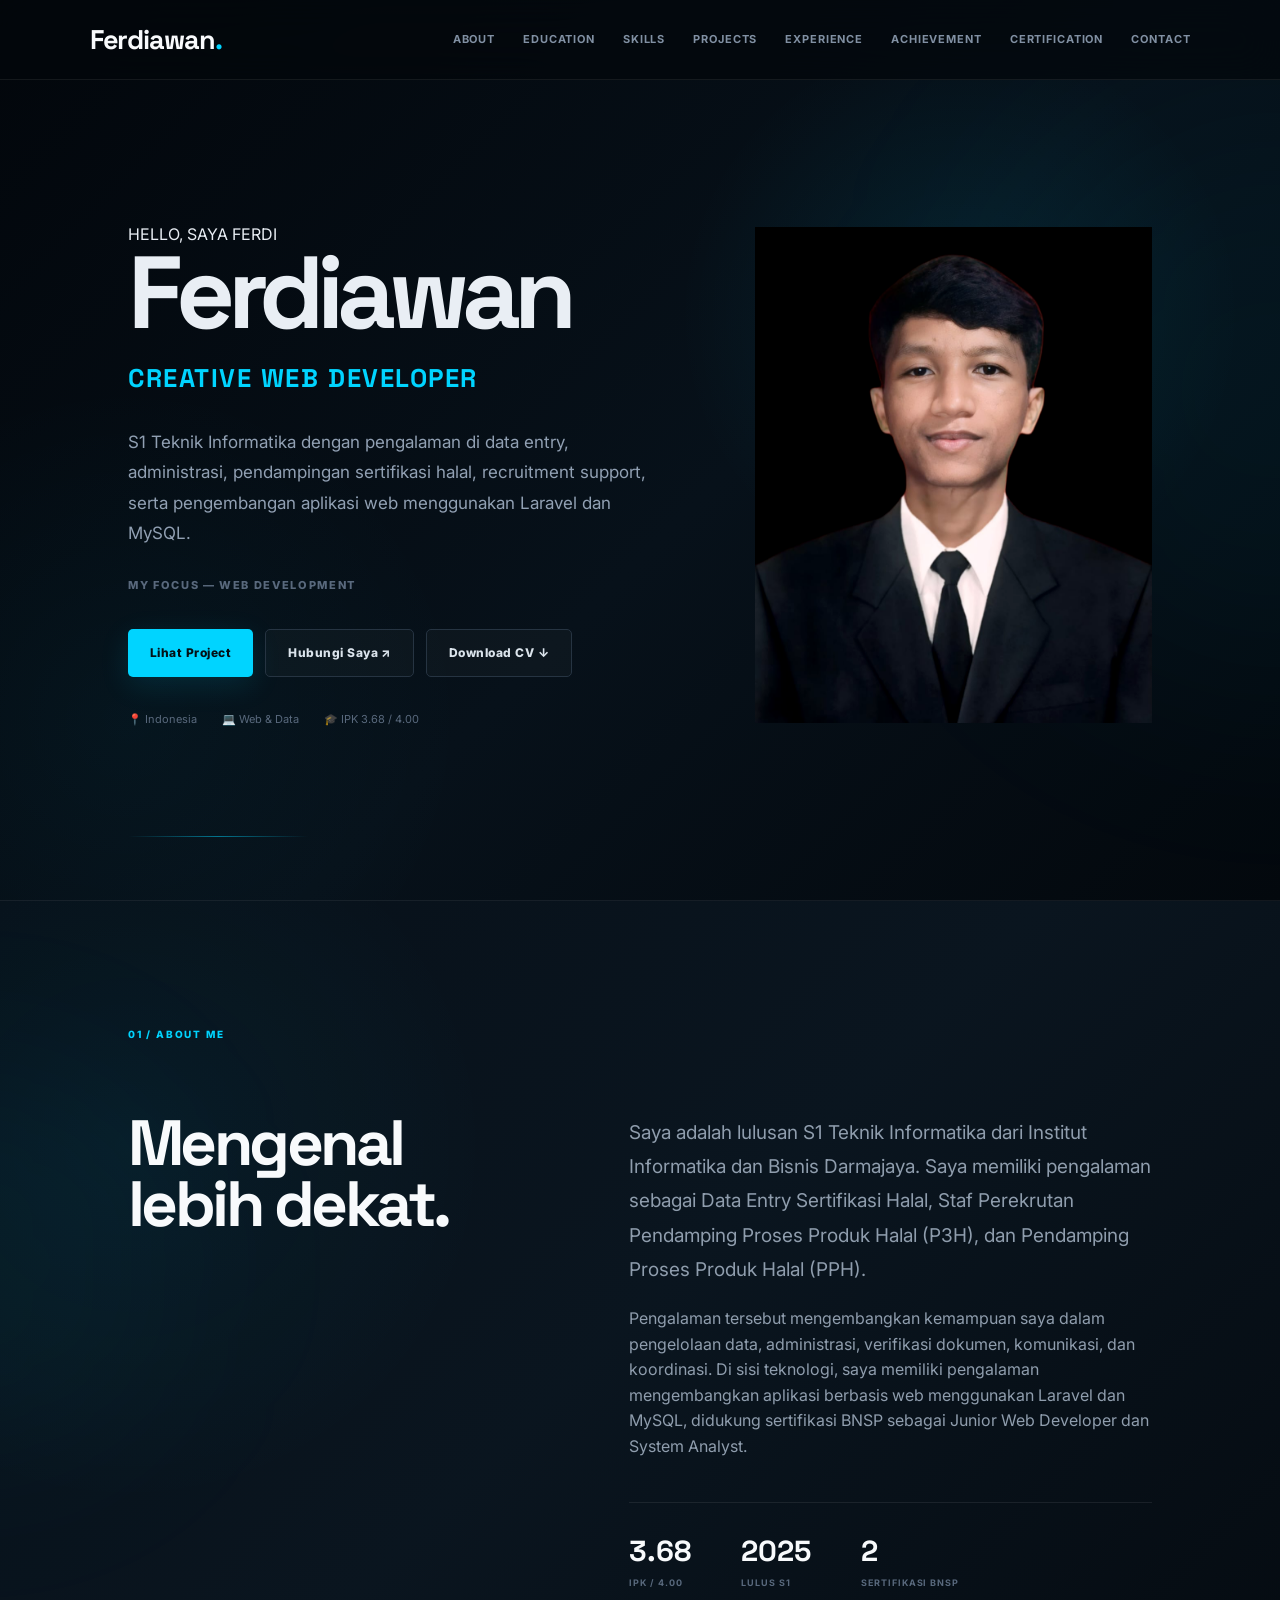
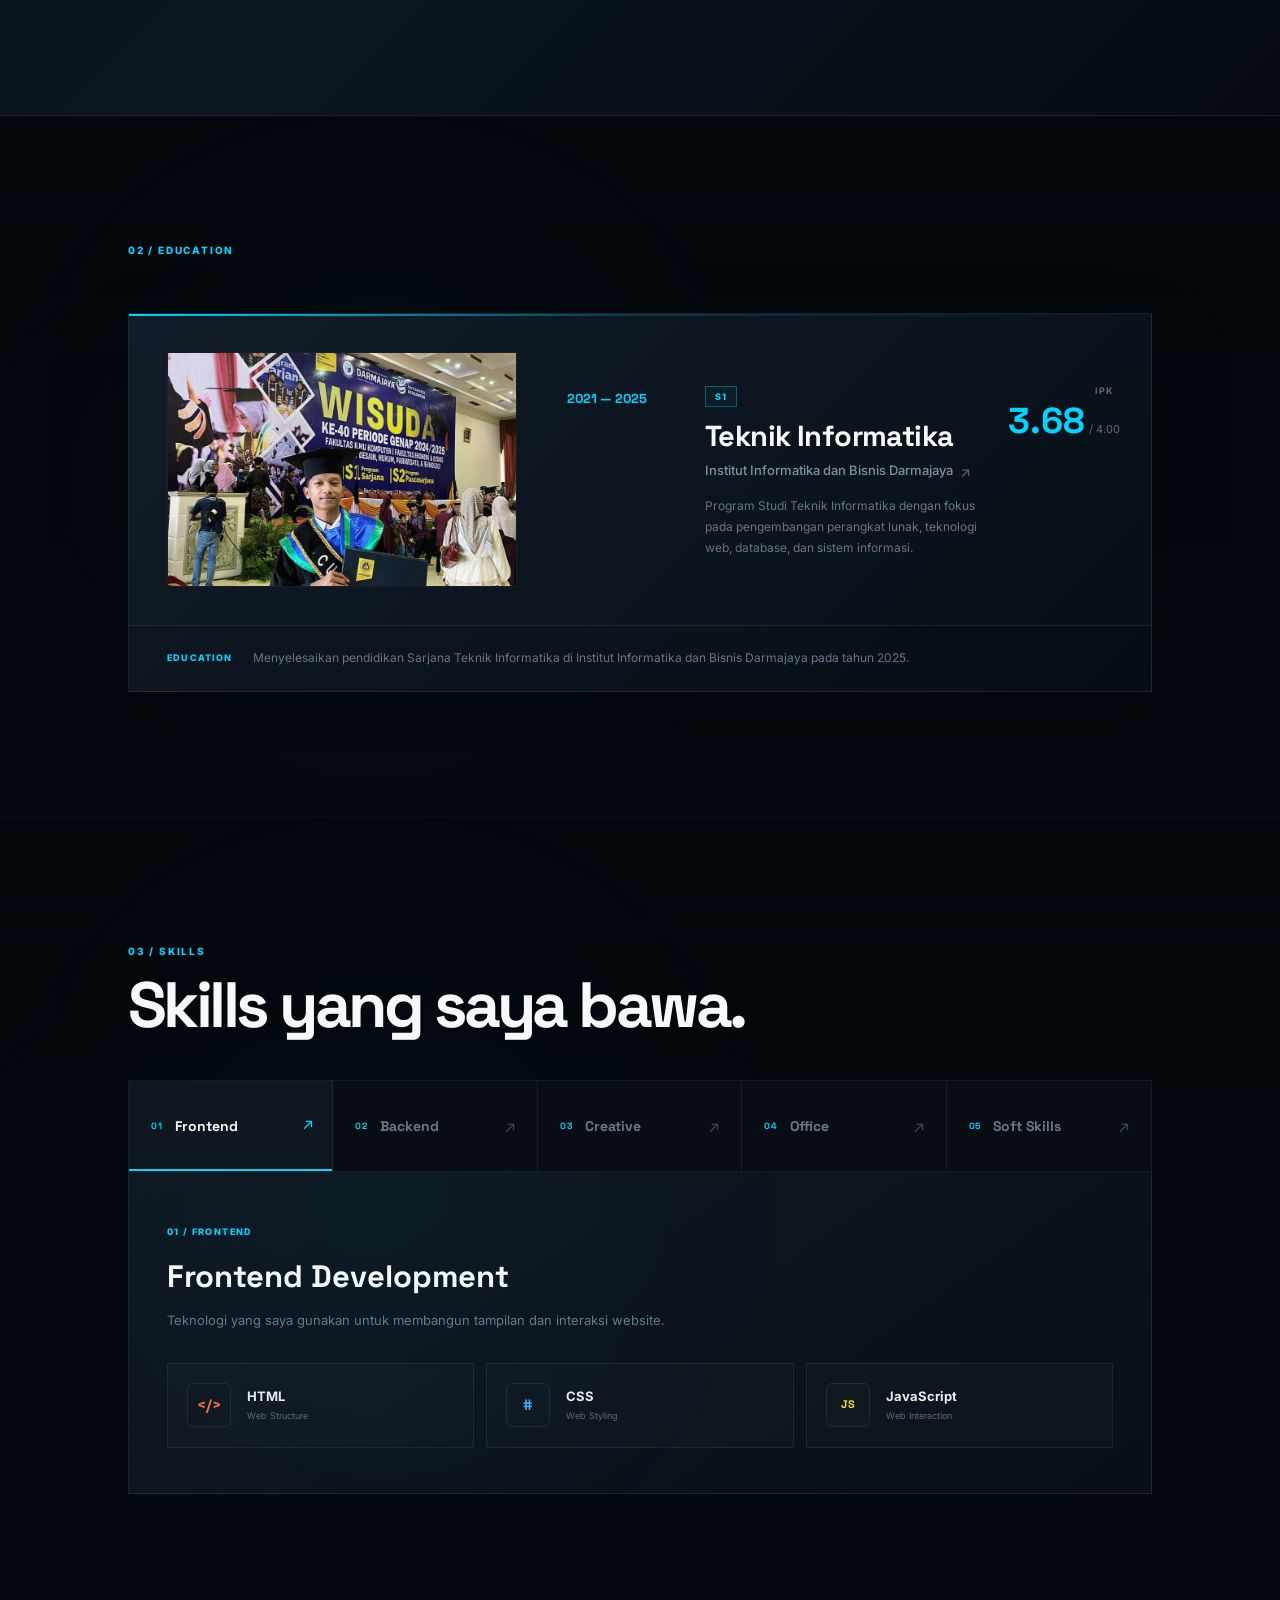
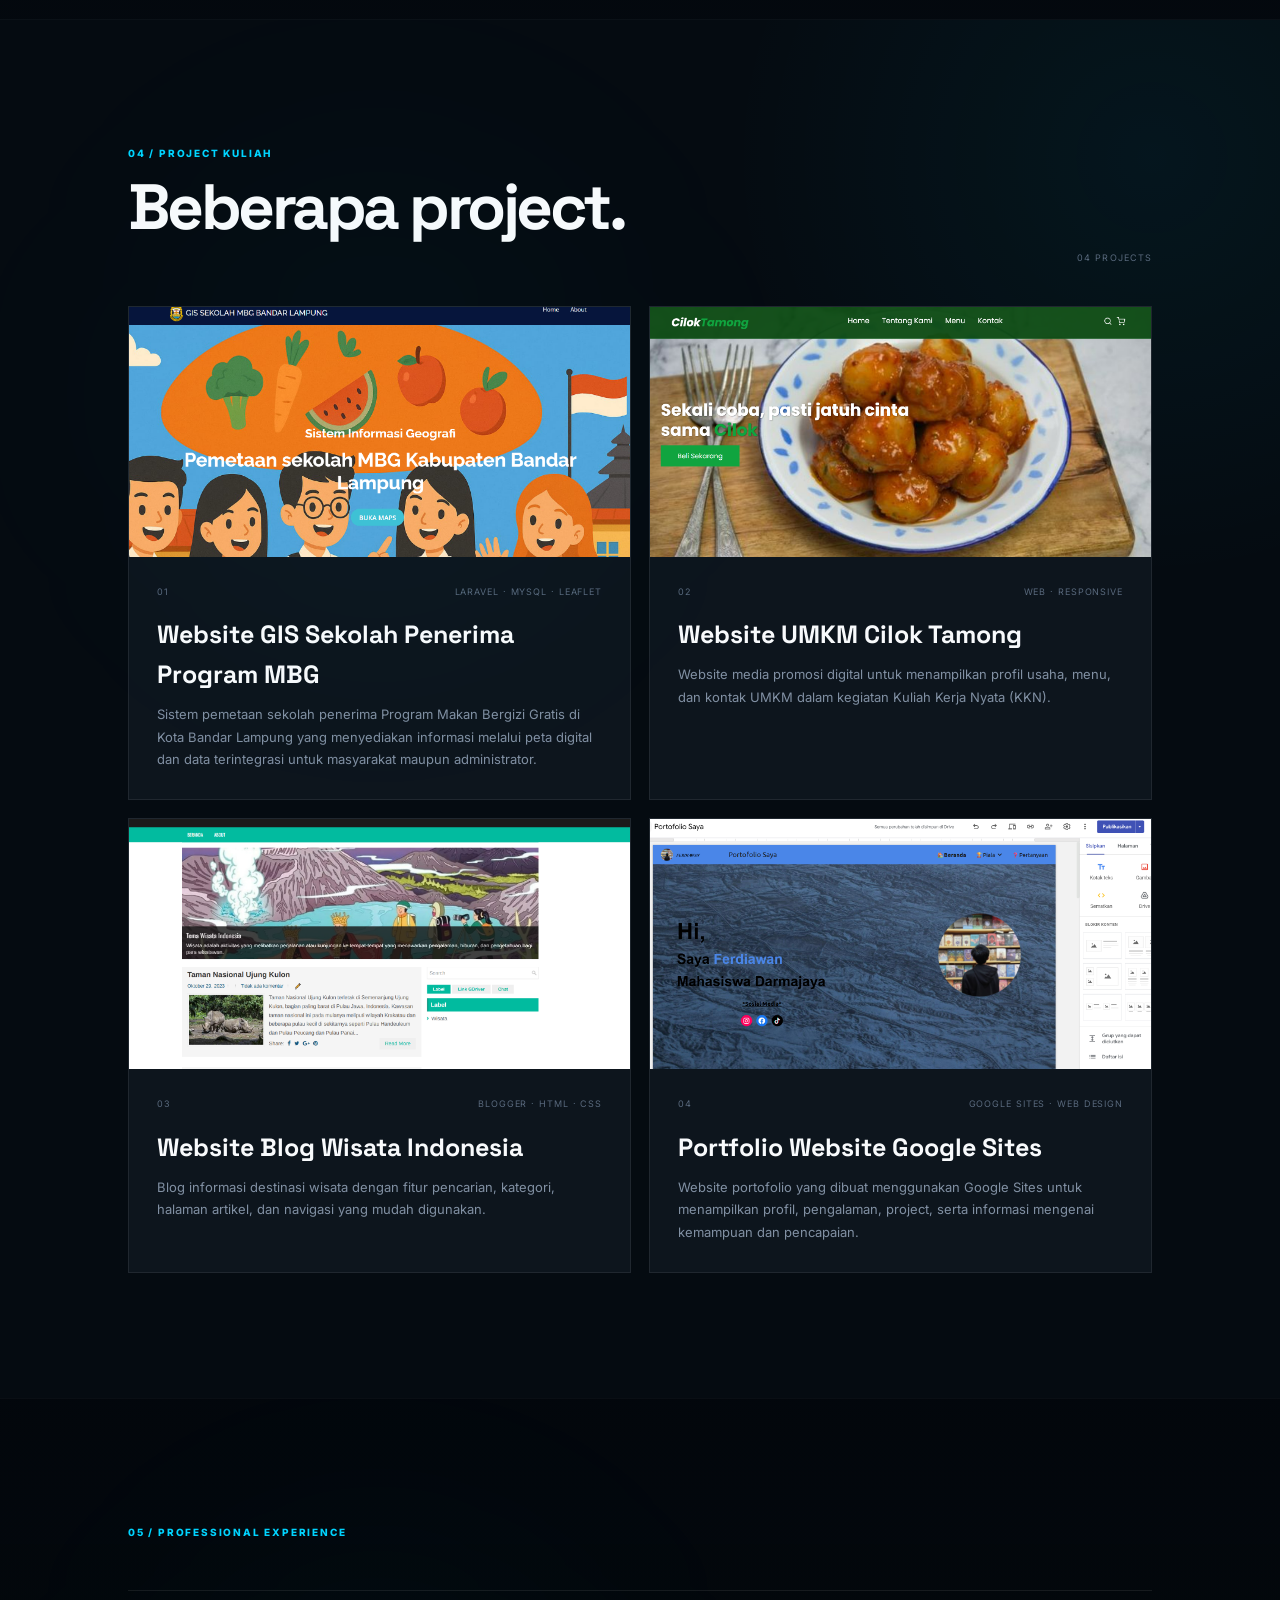
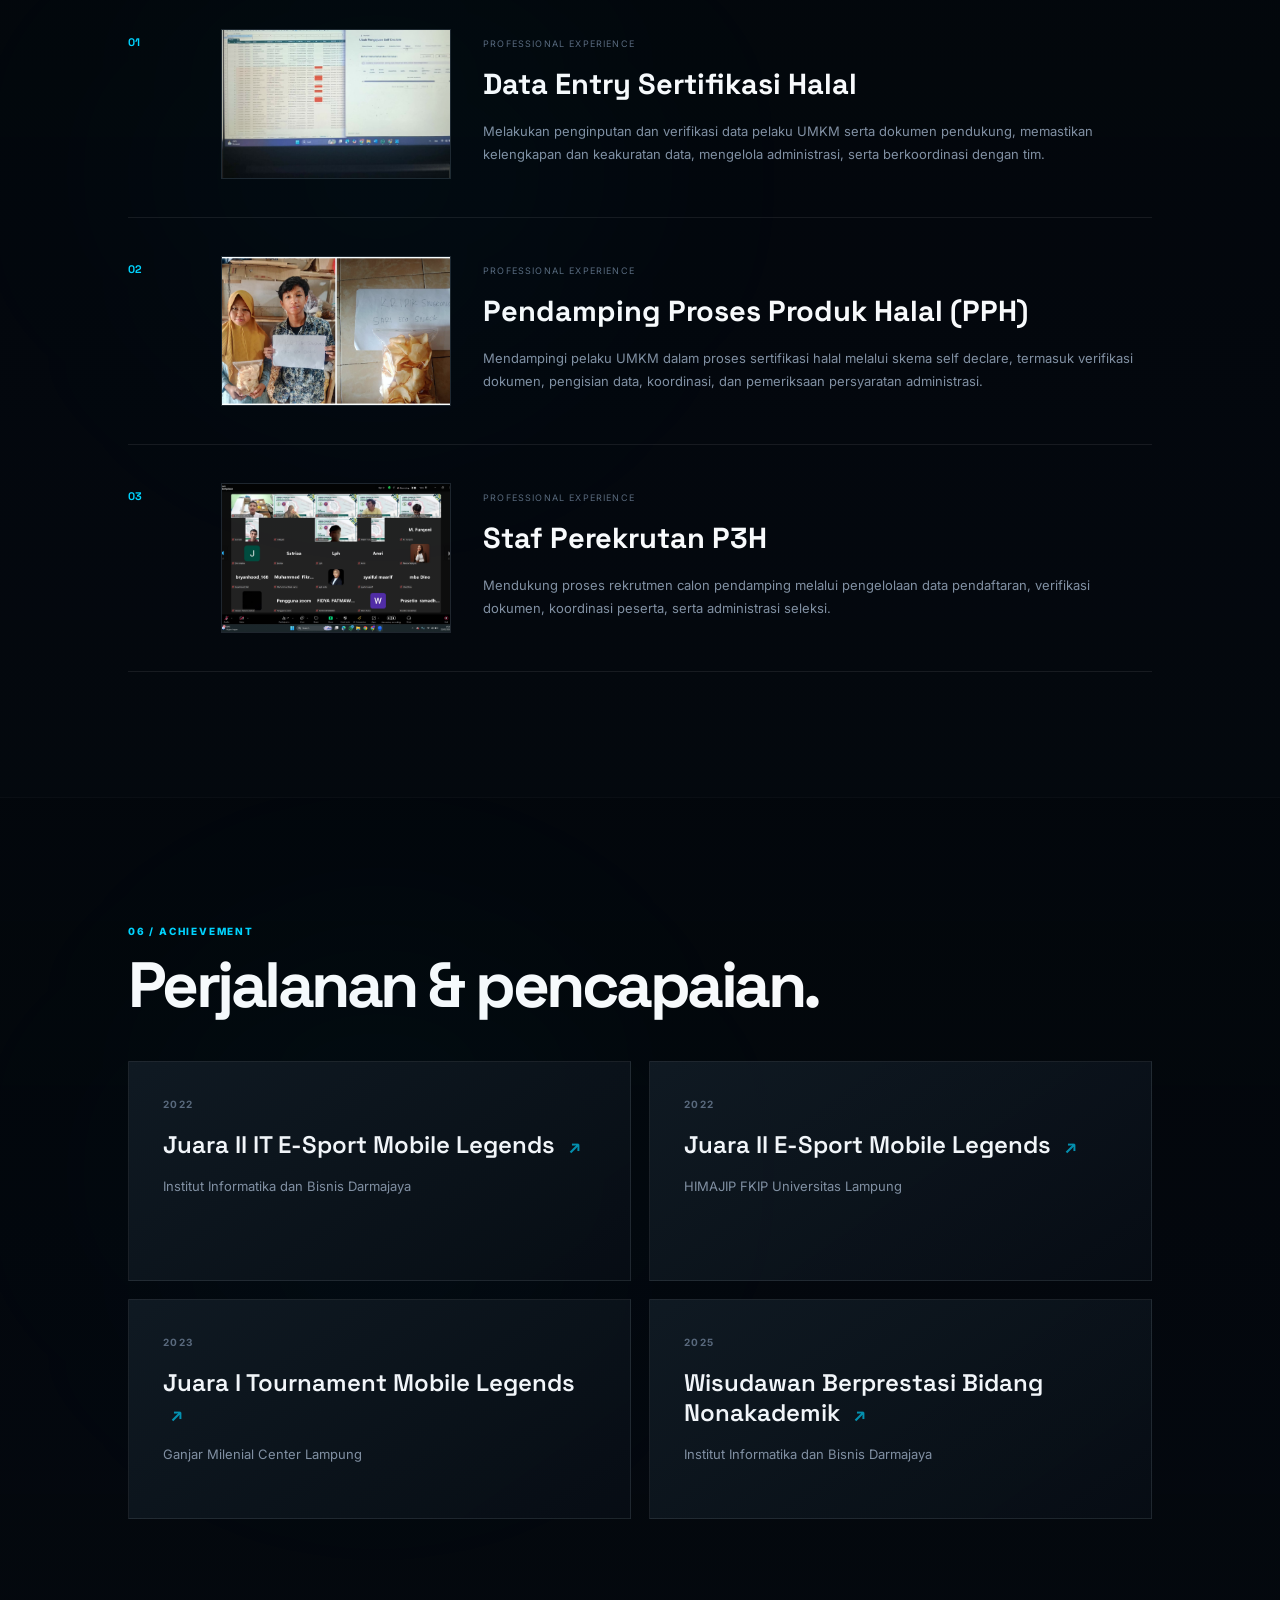
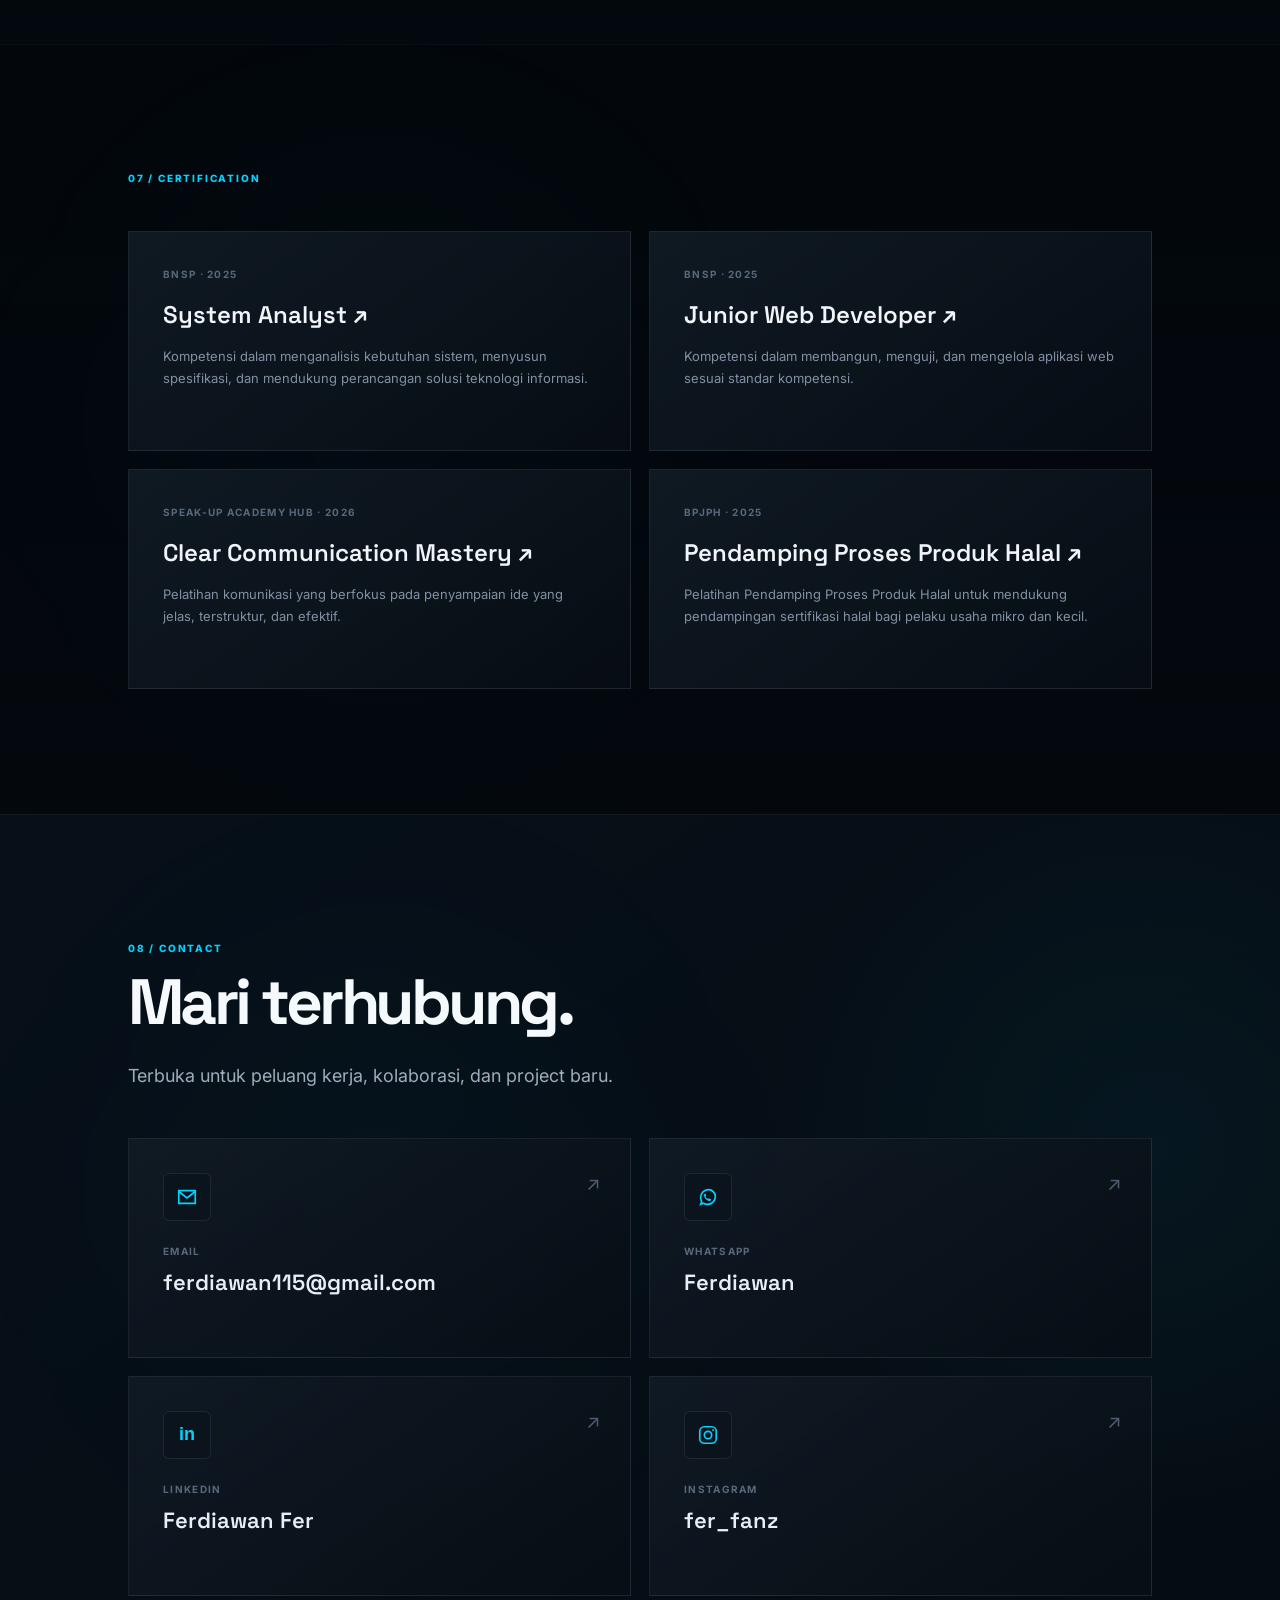
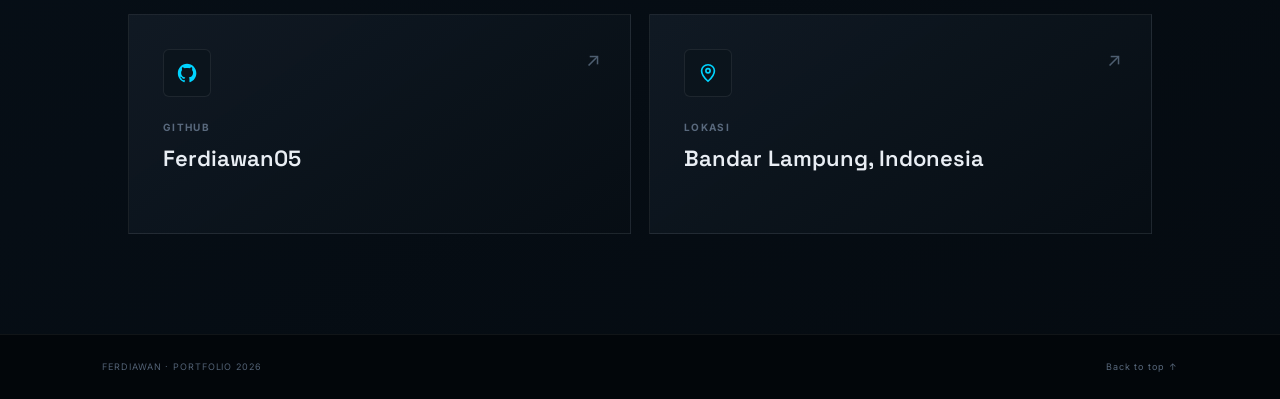
<file: index.html>
<!DOCTYPE html>
<html lang="id">

<head>
    <meta charset="UTF-8">
    <meta name="viewport" content="width=device-width, initial-scale=1.0">
    <title>Ferdiawan — Portfolio</title>
    <meta name="description"
        content="Portfolio Ferdiawan — Informatics, Data Administration, Web Development, and Professional Experience.">
    <link rel="preconnect" href="https://fonts.googleapis.com">
    <link rel="preconnect" href="https://fonts.gstatic.com" crossorigin>
    <link
        href="https://fonts.googleapis.com/css2?family=Inter:wght@400;500;600;700;800&family=Space+Grotesk:wght@500;600;700&display=swap"
        rel="stylesheet">
    <link rel="stylesheet" href="style.css">
</head>

<body>
    <div class="bg-grid"></div>

    <header class="navbar">
        <a class="brand" href="#home">Ferdiawan<span>.</span></a>
        <button class="menu-toggle" aria-label="Buka menu">☰</button>
        <nav id="nav">
            <a href="#about">About</a>
            <a href="#education">Education</a>
            <a href="#skills">Skills</a>
            <a href="#projects">Projects</a>
            <a href="#experience">Experience</a>
            <a href="#achievement">Achievement</a>
            <a href="#certification">Certification</a>
            <a href="#contact">Contact</a>
        </nav>
    </header>

    <main>

        <section id="home" class="hero">

            <!-- =========================
         BAGIAN TEKS
    ========================== -->
            <div class="hero-copy reveal">

                <!-- Teks kecil -->
                <div class="hero-greeting">
                    HELLO, SAYA FERDI
                </div>

                <!-- Nama -->
                <h1 class="hero-name">
                    Ferdiawan
                </h1>

                <!-- Pekerjaan -->
                <div class="hero-role">
                    CREATIVE WEB DEVELOPER
                </div>

                <!-- Deskripsi -->
                <p class="hero-text">
                    S1 Teknik Informatika dengan pengalaman di data entry,
                    administrasi, pendampingan sertifikasi halal, recruitment
                    support, serta pengembangan aplikasi web menggunakan
                    Laravel dan MySQL.
                </p>

                <!-- Fokus -->
                <div class="hero-focus">
                    MY FOCUS — WEB DEVELOPMENT
                </div>

                <!-- Tombol -->
                <div class="hero-actions">

                    <a class="btn primary" href="#projects">
                        Lihat Project
                    </a>

                    <a class="btn secondary" href="#contact">
                        Hubungi Saya ↗
                    </a>

                    <a class="btn cv-btn" href="cv/CV_Ferdiawan.pdf" download>
                        Download CV ↓
                    </a>

                </div>

                <!-- Informasi tambahan -->
                <div class="hero-meta">
                    <span>📍 Indonesia</span>
                    <span>💻 Web &amp; Data</span>
                    <span>🎓 IPK 3.68 / 4.00</span>
                </div>

            </div>


            <!-- =========================
         FOTO
    ========================== -->
            <div class="hero-card reveal">

                <div class="portrait">

                    <img class="portrait-photo" src="img/FERDII.jpg" alt="Ferdiawan">

                </div>

            </div>

        </section>
        <section id="about" class="section">
            <div class="section-label">01 / ABOUT ME</div>
            <div class="two-col">
                <div>
                    <h2>Mengenal lebih dekat.</h2>
                </div>
                <div>
                    <p class="lead">
                        Saya adalah lulusan S1 Teknik Informatika dari Institut Informatika dan Bisnis Darmajaya.
                        Saya memiliki pengalaman sebagai Data Entry Sertifikasi Halal, Staf Perekrutan Pendamping
                        Proses Produk Halal (P3H), dan Pendamping Proses Produk Halal (PPH).
                    </p>
                    <p>
                        Pengalaman tersebut mengembangkan kemampuan saya dalam pengelolaan data, administrasi,
                        verifikasi dokumen, komunikasi, dan koordinasi. Di sisi teknologi, saya memiliki pengalaman
                        mengembangkan aplikasi berbasis web menggunakan Laravel dan MySQL, didukung sertifikasi
                        BNSP sebagai Junior Web Developer dan System Analyst.
                    </p>
                    <div class="mini-stats">
                        <div><strong>3.68</strong><span>IPK / 4.00</span></div>
                        <div><strong>2025</strong><span>Lulus S1</span></div>
                        <div><strong>2</strong><span>Sertifikasi BNSP</span></div>
                    </div>
                </div>
            </div>
        </section>
        <section id="education" class="section dark-section">

            <div class="section-label">02 / EDUCATION</div>

            <div class="education-card">

                <div class="education-top">

                    <!-- FOTO -->
                    <div class="education-image">
                        <img src="img/EDUCATION.jpeg" alt="Institut Informatika dan Bisnis Darmajaya">
                    </div>

                    <!-- INFORMASI -->
                    <div class="education-info">

                        <div class="year">
                            2021 — 2025
                        </div>

                        <div class="education-main">

                            <span class="tag">S1</span>

                            <h3>Teknik Informatika</h3>

                            <a href="https://darmajaya.ac.id/" target="_blank" rel="noopener noreferrer"
                                class="education-university">
                                Institut Informatika dan Bisnis Darmajaya
                                <span>↗</span>
                            </a>

                            <p>
                                Program Studi Teknik Informatika dengan fokus
                                pada pengembangan perangkat lunak, teknologi web,
                                database, dan sistem informasi.
                            </p>

                        </div>

                        <div class="gpa">
                            <small>IPK</small>

                            <strong>3.68</strong>

                            <span>/ 4.00</span>
                        </div>

                    </div>

                </div>

                <div class="education-description">
                    <span>EDUCATION</span>

                    <p>
                        Menyelesaikan pendidikan Sarjana Teknik Informatika
                        di Institut Informatika dan Bisnis Darmajaya pada tahun 2025.
                    </p>
                </div>

            </div>
        </section>
        <section id="skills" class="section">
            <div class="section-label">03 / SKILLS</div>
            <h2>Skills yang saya bawa.</h2>
            <div class="skills-tabs"> <!-- TAB BUTTON --> <button class="skill-tab active"
                    onclick="showSkill('frontend', this)"> <span>01</span> Frontend <b>↗</b> </button> <button
                    class="skill-tab" onclick="showSkill('backend', this)"> <span>02</span> Backend <b>↗</b> </button>
                <button class="skill-tab" onclick="showSkill('creative', this)"> <span>03</span> Creative <b>↗</b>
                </button> <button class="skill-tab" onclick="showSkill('office', this)"> <span>04</span> Office <b>↗</b>
                </button> <button class="skill-tab" onclick="showSkill('softskill', this)"> <span>05</span> Soft Skills
                    <b>↗</b> </button>
            </div>
            <!-- =========================                      FRONTEND                 ========================== -->
            <div class="skill-panel active" id="frontend">
                <div class="skill-panel-header"> <span>01 / FRONTEND</span>
                    <h3>Frontend Development</h3>
                    <p> Teknologi yang saya gunakan untuk membangun tampilan dan interaksi website. </p>
                </div>
                <div class="skill-items">
                    <div class="skill-item">
                        <div class="skill-icon html">&lt;/&gt;</div>
                        <div> <strong>HTML</strong> <span>Web Structure</span> </div>
                    </div>
                    <div class="skill-item">
                        <div class="skill-icon css">#</div>
                        <div> <strong>CSS</strong> <span>Web Styling</span> </div>
                    </div>
                    <div class="skill-item">
                        <div class="skill-icon javascript">JS</div>
                        <div> <strong>JavaScript</strong> <span>Web Interaction</span> </div>
                    </div>
                </div>
            </div>
            <!-- =========================                      BACKEND                 ========================== -->
            <div class="skill-panel" id="backend">
                <div class="skill-panel-header"> <span>02 / BACKEND</span>
                    <h3>Backend Development</h3>
                    <p> Teknologi yang saya gunakan untuk membangun sistem, database, dan logika aplikasi. </p>
                </div>
                <div class="skill-items">
                    <div class="skill-item">
                        <div class="skill-icon php">PHP</div>
                        <div> <strong>PHP</strong> <span>Programming Language</span> </div>
                    </div>
                    <div class="skill-item">
                        <div class="skill-icon laravel">L</div>
                        <div> <strong>Laravel</strong> <span>PHP Framework</span> </div>
                    </div>
                    <div class="skill-item">
                        <div class="skill-icon mysql">SQL</div>
                        <div> <strong>MySQL</strong> <span>Database</span> </div>
                    </div>
                    <div class="skill-item">
                        <div class="skill-icon vscode">&lt;/&gt;</div>
                        <div> <strong>Visual Studio Code</strong> <span>Code Editor</span> </div>
                    </div>
                </div>
            </div>
            <!-- =========================                      CREATIVE                 ========================== -->
            <div class="skill-panel" id="creative">
                <div class="skill-panel-header"> <span>03 / CREATIVE</span>
                    <h3>Creative & Design</h3>
                    <p> Tools yang saya gunakan untuk membuat desain visual dan konten kreatif. </p>
                </div>
                <div class="skill-items">
                    <div class="skill-item">
                        <div class="skill-icon canva">C</div>
                        <div> <strong>Canva</strong> <span>Graphic Design</span> </div>
                    </div>
                    <div class="skill-item">
                        <div class="skill-icon capcut">C</div>
                        <div> <strong>CapCut</strong> <span>Video Editing</span> </div>
                    </div>
                </div>
            </div>
            <!-- =========================                      OFFICE                 ========================== -->
            <div class="skill-panel" id="office">
                <div class="skill-panel-header"> <span>04 / OFFICE</span>
                    <h3>Office & Administration</h3>
                    <p> Tools yang saya gunakan untuk pengolahan dokumen dan data administrasi. </p>
                </div>
                <div class="skill-items">
                    <div class="skill-item">
                        <div class="skill-icon word">W</div>
                        <div> <strong>Microsoft Word</strong> <span>Document Management</span> </div>
                    </div>
                    <div class="skill-item">
                        <div class="skill-icon excel">X</div>
                        <div> <strong>Microsoft Excel</strong> <span>Data Processing</span> </div>
                    </div>
                    <div class="skill-item">
                        <div class="skill-icon ppt">P</div>
                        <div> <strong>PowerPoint</strong> <span>Presentation</span> </div>
                    </div>
                    <div class="skill-item">
                        <div class="skill-icon sheets">G</div>
                        <div> <strong>Google Sheets</strong> <span>Spreadsheet</span> </div>
                    </div>
                </div>
            </div>
            <!-- =========================                      SOFT SKILLS                 ========================== -->
            <div class="skill-panel" id="softskill">
                <div class="skill-panel-header"> <span>05 / SOFT SKILLS</span>
                    <h3>Personal Skills</h3>
                    <p> Kemampuan yang mendukung saya dalam bekerja secara profesional dan kolaboratif. </p>
                </div>
                <div class="skill-items">
                    <div class="skill-item">
                        <div class="skill-number">01</div>
                        <div> <strong>Komunikasi</strong> <span>Communication</span> </div>
                    </div>
                    <div class="skill-item">
                        <div class="skill-number">02</div>
                        <div> <strong>Kerja Sama Tim</strong> <span>Teamwork</span> </div>
                    </div>
                    <div class="skill-item">
                        <div class="skill-number">03</div>
                        <div> <strong>Pemecahan Masalah</strong> <span>Problem Solving</span> </div>
                    </div>
                    <div class="skill-item">
                        <div class="skill-number">04</div>
                        <div> <strong>Kemampuan Beradaptasi</strong> <span>Adaptability</span> </div>
                    </div>
                    <div class="skill-item">
                        <div class="skill-number">05</div>
                        <div> <strong>Ketelitian</strong> <span>Attention to Detail</span> </div>
                    </div>
                    <div class="skill-item">
                        <div class="skill-number">06</div>
                        <div> <strong>Tanggung Jawab</strong> <span>Responsibility</span> </div>
                    </div>
                    <div class="skill-item">
                        <div class="skill-number">07</div>
                        <div> <strong>Berpikir Analisis</strong> <span>Analytical Thinking</span> </div>
                    </div>
                </div>
            </div>
        </section>

        <section id="projects" class="section dark-section">

            <div class="section-label">
                04 / PROJECT KULIAH
            </div>

            <div class="section-heading-row">

                <h2>Beberapa project.</h2>

                <span class="count">
                    04 PROJECTS
                </span>

            </div>


            <div class="projects">


                <!-- =========================================
             PROJECT 01 — GIS MBG
        ========================================== -->

                <article class="project featured">

                    <div class="project-visual">

                        <img src="project_img/mbg.png" alt="Website GIS Sekolah Penerima Program MBG">

                    </div>


                    <div class="project-body">

                        <div class="project-top">

                            <span>01</span>

                            <span>
                                Laravel · MySQL · Leaflet
                            </span>

                        </div>


                        <h3>

                            <a href="project/project-mbg.html">

                                Website GIS Sekolah
                                Penerima Program MBG

                            </a>

                        </h3>


                        <p>

                            Sistem pemetaan sekolah penerima Program
                            Makan Bergizi Gratis di Kota Bandar Lampung
                            yang menyediakan informasi melalui peta
                            digital dan data terintegrasi untuk masyarakat
                            maupun administrator.

                        </p>

                    </div>

                </article>



                <!-- =========================================
             PROJECT 02 — CILOK TAMONG
        ========================================== -->

                <article class="project">

                    <div class="project-visual">

                        <img src="project_img/umkm.png" alt="Website UMKM Cilok Tamong">

                    </div>


                    <div class="project-body">

                        <div class="project-top">

                            <span>02</span>

                            <span>
                                Web · Responsive
                            </span>

                        </div>


                        <h3>

                            <a href="project/project-umkm.html">

                                Website UMKM Cilok Tamong

                            </a>

                        </h3>


                        <p>

                            Website media promosi digital untuk
                            menampilkan profil usaha, menu, dan kontak
                            UMKM dalam kegiatan Kuliah Kerja Nyata (KKN).

                        </p>

                    </div>

                </article>



                <!-- =========================================
             PROJECT 03 — BLOG WISATA
        ========================================== -->

                <article class="project">

                    <div class="project-visual">

                        <img src="project_img/wisata.png" alt="Website Blog Wisata Indonesia">

                    </div>


                    <div class="project-body">

                        <div class="project-top">

                            <span>03</span>

                            <span>
                                Blogger · HTML · CSS
                            </span>

                        </div>


                        <h3>

                            <a href="project/project-wisata.html">

                                Website Blog Wisata Indonesia

                            </a>

                        </h3>


                        <p>

                            Blog informasi destinasi wisata dengan
                            fitur pencarian, kategori, halaman artikel,
                            dan navigasi yang mudah digunakan.

                        </p>

                    </div>

                </article>



                <!-- =========================================
             PROJECT 04 — GOOGLE SITES
        ========================================== -->

                <article class="project">

                    <div class="project-visual">

                        <img src="project_img/goggle_sites.png" alt="Portfolio Website Google Sites">

                    </div>


                    <div class="project-body">

                        <div class="project-top">

                            <span>04</span>

                            <span>
                                Google Sites · Web Design
                            </span>

                        </div>


                        <h3>

                            <a href="project/project-google_sites.html">

                                Portfolio Website
                                Google Sites

                            </a>

                        </h3>


                        <p>

                            Website portofolio yang dibuat menggunakan
                            Google Sites untuk menampilkan profil,
                            pengalaman, project, serta informasi
                            mengenai kemampuan dan pencapaian.

                        </p>

                    </div>

                </article>


            </div>

        </section>

        <section id="experience" class="section">

            <div class="section-label">
                05 / PROFESSIONAL EXPERIENCE
            </div>

            <div class="timeline">


                <!-- =====================================================
             EXPERIENCE 01
        ====================================================== -->

                <article class="timeline-item">

                    <div class="timeline-marker">
                        01
                    </div>

                    <div class="timeline-content">

                        <div class="timeline-image">

                            <img src="experience_img/data_entry.jpg" alt="Data Entry Sertifikasi Halal">

                        </div>

                        <div class="timeline-info">

                            <span class="muted">
                                Professional Experience
                            </span>

                            <h3>
                                <a href="experience/experience_data.html">
                                    Data Entry Sertifikasi Halal
                                </a>
                            </h3>

                            <p>
                                Melakukan penginputan dan verifikasi data pelaku UMKM
                                serta dokumen pendukung, memastikan kelengkapan dan
                                keakuratan data, mengelola administrasi, serta
                                berkoordinasi dengan tim.
                            </p>

                        </div>

                    </div>

                </article>


                <!-- =====================================================
             EXPERIENCE 02
        ====================================================== -->

                <article class="timeline-item">

                    <div class="timeline-marker">
                        02
                    </div>

                    <div class="timeline-content">

                        <div class="timeline-image">

                            <img src="experience_img/pendamping1.jpg" alt="Pendamping Proses Produk Halal">

                        </div>

                        <div class="timeline-info">

                            <span class="muted">
                                Professional Experience
                            </span>

                            <h3>
                                <a href="experience/experience_pendamping.html">
                                    Pendamping Proses Produk Halal (PPH)
                                </a>
                            </h3>

                            <p>
                                Mendampingi pelaku UMKM dalam proses sertifikasi halal
                                melalui skema self declare, termasuk verifikasi dokumen,
                                pengisian data, koordinasi, dan pemeriksaan persyaratan
                                administrasi.
                            </p>

                        </div>

                    </div>

                </article>


                <!-- =====================================================
             EXPERIENCE 03
        ====================================================== -->

                <article class="timeline-item">

                    <div class="timeline-marker">
                        03
                    </div>

                    <div class="timeline-content">

                        <div class="timeline-image">

                            <img src="experience_img/staf_perekrutan2.jpeg" alt="Staf Perekrutan P3H">

                        </div>

                        <div class="timeline-info">

                            <span class="muted">
                                Professional Experience
                            </span>

                            <h3>
                                <a href="experience/experience_staf.html">
                                    Staf Perekrutan P3H
                                </a>
                            </h3>

                            <p>
                                Mendukung proses rekrutmen calon pendamping melalui
                                pengelolaan data pendaftaran, verifikasi dokumen,
                                koordinasi peserta, serta administrasi seleksi.
                            </p>

                        </div>

                    </div>

                </article>


            </div>

        </section>

        <!-- =====================================================
             ACHIEVEMENT
        ====================================================== -->

        <section id="achievement" class="section dark-section">

            <div class="section-label">
                06 / ACHIEVEMENT
            </div>


            <h2>
                Perjalanan & pencapaian.
            </h2>


            <div class="achievement-grid">


                <!-- =================================================
                     ACHIEVEMENT 01
                ================================================== -->

                <article class="achievement-card">

                    <span>
                        2022
                    </span>


                    <h3 class="achievement-title" onclick="openAchievement('achievement1')">
                        Juara II IT E-Sport Mobile Legends

                        <span class="achievement-arrow">
                            ↗
                        </span>
                    </h3>


                    <p>
                        Institut Informatika dan Bisnis Darmajaya
                    </p>

                </article>



                <!-- =================================================
                     ACHIEVEMENT 02
                ================================================== -->

                <article class="achievement-card">

                    <span>
                        2022
                    </span>


                    <h3 class="achievement-title" onclick="openAchievement('achievement2')">
                        Juara II E-Sport Mobile Legends

                        <span class="achievement-arrow">
                            ↗
                        </span>
                    </h3>


                    <p>
                        HIMAJIP FKIP Universitas Lampung
                    </p>

                </article>



                <!-- =================================================
                     ACHIEVEMENT 03
                ================================================== -->

                <article class="achievement-card">

                    <span>
                        2023
                    </span>


                    <h3 class="achievement-title" onclick="openAchievement('achievement3')">
                        Juara I Tournament Mobile Legends

                        <span class="achievement-arrow">
                            ↗
                        </span>
                    </h3>


                    <p>
                        Ganjar Milenial Center Lampung
                    </p>

                </article>



                <!-- =================================================
                     ACHIEVEMENT 04
                ================================================== -->

                <article class="achievement-card">

                    <span>
                        2025
                    </span>


                    <h3 class="achievement-title" onclick="openAchievement('achievement4')">
                        Wisudawan Berprestasi Bidang Nonakademik

                        <span class="achievement-arrow">
                            ↗
                        </span>
                    </h3>


                    <p>
                        Institut Informatika dan Bisnis Darmajaya
                    </p>

                </article>


            </div>

        </section>



        <!-- =====================================================
             ACHIEVEMENT MODAL
        ====================================================== -->

        <div id="achievementModal" class="achievement-modal">


            <div class="achievement-modal-box">


                <!-- =================================================
                     CLOSE BUTTON
                ================================================== -->

                <button type="button" class="achievement-close" onclick="closeAchievement()" aria-label="Tutup">
                    ×
                </button>



                <!-- =================================================
                     FOTO
                ================================================== -->

                <div class="achievement-modal-images" id="achievementImages">
                </div>



                <!-- =================================================
                     INFORMASI
                ================================================== -->

                <div class="achievement-modal-content">


                    <span id="achievementYear">
                    </span>


                    <h2 id="achievementTitle">
                    </h2>


                    <h4 id="achievementPlace">
                    </h4>


                    <p id="achievementDescription">
                    </p>


                </div>


            </div>

        </div>

        <!-- =====================================================
         CERTIFICATION
    ====================================================== -->

        <section id="certification" class="section">

            <div class="section-label">
                07 / CERTIFICATION
            </div>


            <div class="cert-grid">


                <!-- =================================================
                 CERTIFICATION 01
            ================================================== -->

                <article class="cert-card">

                    <span>
                        BNSP · 2025
                    </span>

                    <h3 class="cert-title" onclick="openCertification('cert1')">
                        System Analyst
                        <span class="cert-arrow">↗</span>
                    </h3>
                    <p>
                        Kompetensi dalam menganalisis kebutuhan sistem,
                        menyusun spesifikasi, dan mendukung perancangan
                        solusi teknologi informasi.
                    </p>


                </article>



                <!-- =================================================
                 CERTIFICATION 02
            ================================================== -->

                <article class="cert-card">

                    <span>
                        BNSP · 2025
                    </span>

                    <h3 class="cert-title" onclick="openCertification('cert2')">
                        Junior Web Developer
                        <span class="cert-arrow">↗</span>
                    </h3>

                    <p>
                        Kompetensi dalam membangun, menguji, dan mengelola
                        aplikasi web sesuai standar kompetensi.
                    </p>

                </article>



                <!-- =================================================
                 CERTIFICATION 03
            ================================================== -->

                <article class="cert-card">

                    <span>
                        Speak-Up Academy Hub · 2026
                    </span>

                    <h3 class="cert-title" onclick="openCertification('cert3')">
                        Clear Communication Mastery
                        <span class="cert-arrow">↗</span>
                    </h3>

                    <p>
                        Pelatihan komunikasi yang berfokus pada penyampaian
                        ide yang jelas, terstruktur, dan efektif.
                    </p>

                </article>



                <!-- =================================================
                 CERTIFICATION 04
            ================================================== -->

                <article class="cert-card">

                    <span>
                        BPJPH · 2025
                    </span>
                    <h3 class="cert-title" onclick="openCertification('cert4')">
                        Pendamping Proses Produk Halal
                        <span class="cert-arrow">↗</span>
                    </h3>

                    <p>
                        Pelatihan Pendamping Proses Produk Halal untuk
                        mendukung pendampingan sertifikasi halal bagi
                        pelaku usaha mikro dan kecil.
                    </p>

                </article>


            </div>

        </section>



        <!-- =====================================================
         CERTIFICATION MODAL
    ====================================================== -->

        <div id="certificationModal" class="certification-modal">


            <div class="certification-modal-box">


                <!-- =================================================
                 CLOSE BUTTON
            ================================================== -->

                <button type="button" class="certification-close" onclick="closeCertification()" aria-label="Tutup">
                    ×
                </button>



                <!-- =================================================
                 FOTO SERTIFIKAT
            ================================================== -->

                <div class="certification-modal-images" id="certificationImages">
                </div>



                <!-- =================================================
                 INFORMASI
            ================================================== -->

                <div class="certification-modal-content">


                    <span id="certificationYear">
                    </span>


                    <h2 id="certificationTitle">
                    </h2>


                    <h4 id="certificationIssuer">
                    </h4>


                    <p id="certificationDescription">
                    </p>


                </div>


            </div>

        </div>


        <!-- =========================================================
             CONTACT
        ========================================================= -->

        <section id="contact" class="section contact-section">

            <div class="section-label">08 / CONTACT</div>

            <h2>Mari terhubung.</h2>

            <p class="lead">
                Terbuka untuk peluang kerja, kolaborasi, dan project baru.
            </p>


            <!-- =====================================================
                 CONTACT GRID
            ====================================================== -->

            <div class="contact-links">


                <!-- =================================================
                     EMAIL
                ================================================== -->

                <a href="mailto:ferdiawan115@gmail.com" class="contact-item">

                    <div class="contact-icon">

                        <svg viewBox="0 0 24 24" fill="none">

                            <path d="M3 5H21V19H3V5Z" stroke="currentColor" stroke-width="1.8" />

                            <path d="M3 6L12 13L21 6" stroke="currentColor" stroke-width="1.8" />

                        </svg>

                    </div>

                    <div class="contact-info">

                        <span>Email</span>

                        <strong>
                            ferdiawan115@gmail.com
                        </strong>

                    </div>

                    <span class="contact-arrow">↗</span>

                </a>


                <!-- =================================================
                     WHATSAPP
                ================================================== -->

                <a href="https://wa.me/qr/6NOQLQRY4KUUN1" target="_blank" rel="noopener" class="contact-item">

                    <div class="contact-icon">

                        <svg viewBox="0 0 24 24" fill="none">

                            <path
                                d="M20 11.5C20 16.2 16.2 20 11.5 20C9.9 20 8.4 19.6 7.1 18.8L4 20L5.1 17C4.4 15.7 4 14.2 4 12.5C4 7.8 7.8 4 12.5 4C17.2 4 20 7.8 20 11.5Z"
                                stroke="currentColor" stroke-width="1.8" />

                            <path
                                d="M8 9C8.3 8.4 8.7 8.2 9.1 8.3L10 10.2C10.1 10.5 10 10.8 9.7 11L9.2 11.4C9.8 12.7 10.8 13.7 12.1 14.3L12.5 13.8C12.7 13.5 13 13.4 13.3 13.5L15.2 14.4C15.5 14.5 15.6 14.8 15.5 15.1C15.2 16 14.5 16.5 13.7 16.4C10.7 15.9 8.1 13.3 7.6 10.3C7.5 9.8 7.7 9.3 8 9Z"
                                fill="currentColor" />

                        </svg>

                    </div>

                    <div class="contact-info">

                        <span>WhatsApp</span>

                        <strong>
                            Ferdiawan
                        </strong>

                    </div>

                    <span class="contact-arrow">↗</span>

                </a>


                <!-- =================================================
                     LINKEDIN
                ================================================== -->

                <a href="https://www.linkedin.com/in/ferdiawan-fer/" target="_blank" rel="noopener"
                    class="contact-item">

                    <div class="contact-icon linkedin-icon">

                        <strong>in</strong>

                    </div>

                    <div class="contact-info">

                        <span>LinkedIn</span>

                        <strong>
                            Ferdiawan Fer
                        </strong>

                    </div>

                    <span class="contact-arrow">↗</span>

                </a>


                <!-- =================================================
                     INSTAGRAM
                ================================================== -->

                <a href="https://www.instagram.com/fer_fanz?utm_source=qr&igsi=MTEzZXZpeWgydm4xOA==" target="_blank"
                    rel="noopener" class="contact-item">

                    <div class="contact-icon instagram-icon">

                        <svg viewBox="0 0 24 24" fill="none">

                            <rect x="3" y="3" width="18" height="18" rx="5" stroke="currentColor" stroke-width="1.8" />

                            <circle cx="12" cy="12" r="4" stroke="currentColor" stroke-width="1.8" />

                            <circle cx="17.5" cy="6.5" r="1" fill="currentColor" />

                        </svg>

                    </div>

                    <div class="contact-info">

                        <span>Instagram</span>

                        <strong>
                            fer_fanz
                        </strong>

                    </div>

                    <span class="contact-arrow">↗</span>

                </a>


                <!-- =================================================
                     GITHUB
                ================================================== -->

                <a href="https://github.com/Ferdiawan05" target="_blank" rel="noopener" class="contact-item">

                    <div class="contact-icon">

                        <svg viewBox="0 0 24 24" fill="currentColor">

                            <path
                                d="M12 2C6.48 2 2 6.58 2 12.23C2 16.75 4.87 20.58 8.84 22C9.34 22.1 9.52 21.78 9.52 21.5V19.73C6.73 20.35 6.14 18.35 6.14 18.35C5.69 17.15 5.03 16.83 5.03 16.83C4.12 16.19 5.1 16.2 5.1 16.2C6.11 16.28 6.64 17.27 6.64 17.27C7.54 18.86 8.99 18.4 9.55 18.12C9.64 17.43 9.9 16.97 10.18 16.71C7.95 16.45 5.6 15.56 5.6 11.5C5.6 10.34 6 9.39 6.66 8.64C6.55 8.37 6.18 7.29 6.76 5.84C6.76 5.84 7.62 5.56 9.51 6.87C10.33 6.63 11.21 6.51 12.09 6.51C12.97 6.51 13.85 6.63 14.67 6.87C16.56 5.56 17.42 5.84 17.42 5.84C18 7.29 17.63 8.37 17.52 8.64C18.18 9.39 18.58 10.34 18.58 11.5C18.58 15.57 16.23 16.45 13.99 16.7C14.35 17.02 14.66 17.64 14.66 18.6V21.5C14.66 21.78 14.84 22.1 15.34 22C19.31 20.58 22.18 16.75 22.18 12.23C22.18 6.58 17.7 2 12 2Z" />

                        </svg>

                    </div>

                    <div class="contact-info">

                        <span>GitHub</span>

                        <strong>
                            Ferdiawan05
                        </strong>

                    </div>

                    <span class="contact-arrow">↗</span>

                </a>


                <!-- =================================================
                     LOKASI
                ================================================== -->

                <a href="https://www.google.com/maps/search/?api=1&query=Bandar+Lampung" target="_blank" rel="noopener"
                    class="contact-item">

                    <div class="contact-icon">

                        <svg viewBox="0 0 24 24" fill="none">

                            <path
                                d="M12 21C12 21 19 14.8 19 9.5C19 5.91 15.87 3 12 3C8.13 3 5 5.91 5 9.5C5 14.8 12 21 12 21Z"
                                stroke="currentColor" stroke-width="1.8" />

                            <circle cx="12" cy="9.5" r="2.3" stroke="currentColor" stroke-width="1.8" />

                        </svg>

                    </div>

                    <div class="contact-info">

                        <span>Lokasi</span>

                        <strong>
                            Bandar Lampung, Indonesia
                        </strong>

                    </div>

                    <span class="contact-arrow">↗</span>

                </a>

            </div>

        </section>

        </section>
        <footer>
            <span>FERDIAWAN · PORTFOLIO 2026</span>

            <a href="#home">
                Back to top ↑
            </a>
        </footer>

        <script src="script.js"></script>
</file>
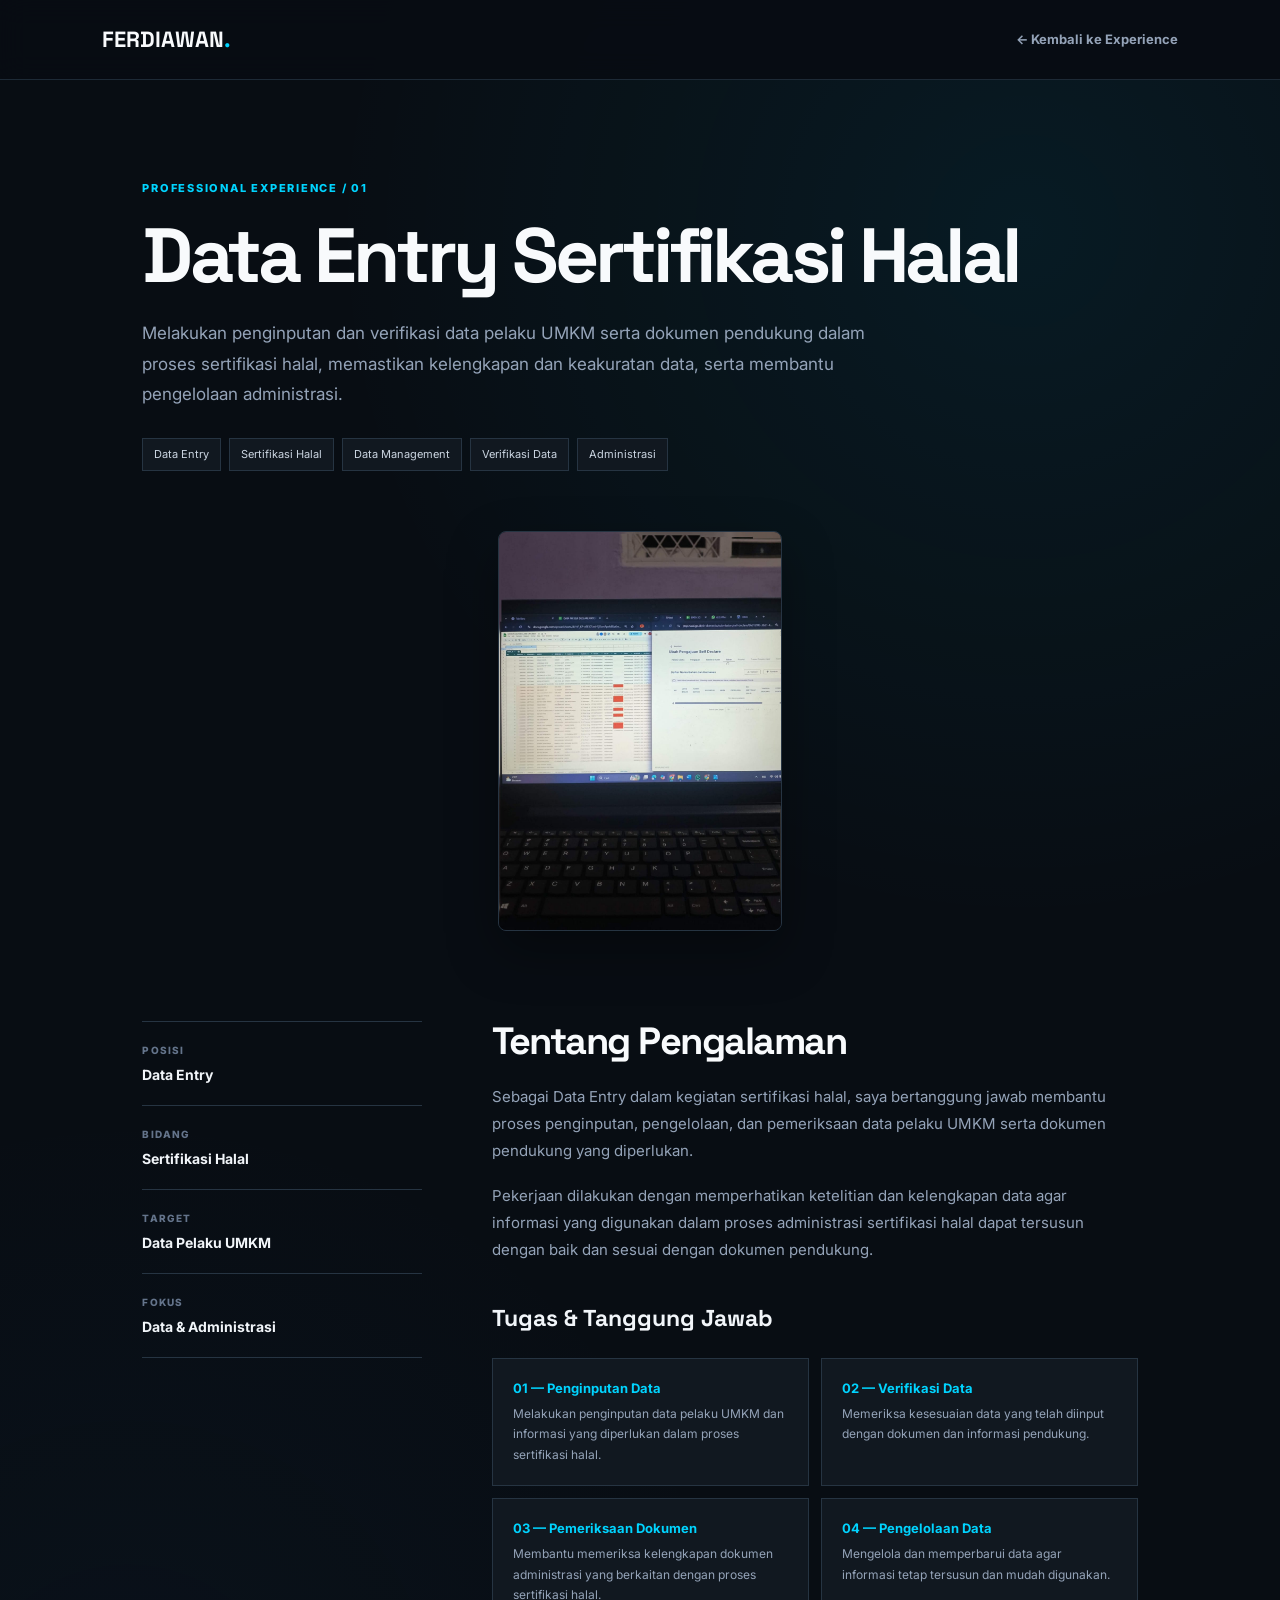
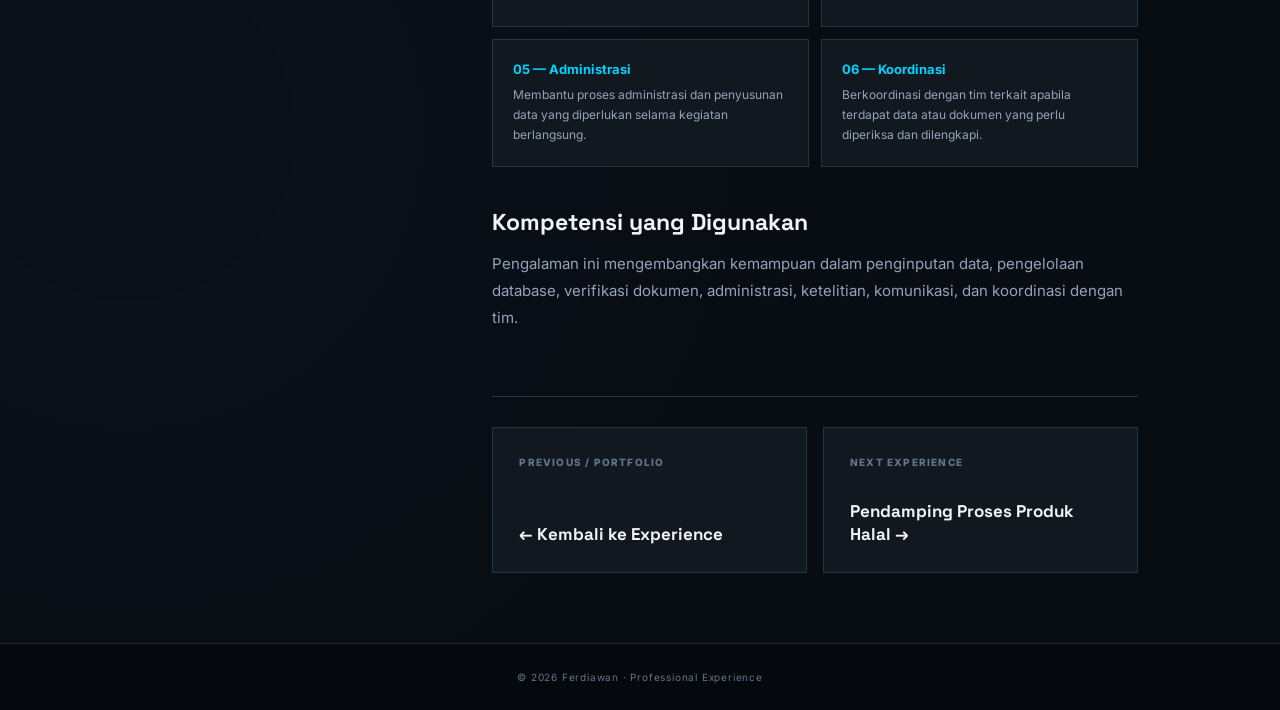
<file: experience/experience_data.html>
<!DOCTYPE html>
<html lang="id">

<head>

    <meta charset="UTF-8">

    <meta name="viewport" content="width=device-width, initial-scale=1.0">

    <title>Data Entry Sertifikasi Halal | Ferdiawan</title>

    <!-- FONT -->
    <link rel="preconnect" href="https://fonts.googleapis.com">

    <link rel="preconnect" href="https://fonts.gstatic.com" crossorigin>

    <link
        href="https://fonts.googleapis.com/css2?family=Inter:wght@400;500;600;700;800&family=Space+Grotesk:wght@500;600;700&display=swap"
        rel="stylesheet">

    <!-- CSS EXPERIENCE -->
    <link rel="stylesheet" href="experience_data.css">

</head>


<body>

    <div class="experience-page">


        <!-- =====================================================
         NAVBAR
    ====================================================== -->

        <nav class="experience-nav">

            <a href="../index.html" class="experience-logo">
                FERDIAWAN<span>.</span>
            </a>


            <a href="../index.html#experience" class="back-btn">
                ← Kembali ke Experience
            </a>

        </nav>


        <!-- =====================================================
         HERO
    ====================================================== -->

        <header class="experience-hero">

            <div class="experience-label">
                PROFESSIONAL EXPERIENCE / 01
            </div>


            <h1>
                Data Entry
                Sertifikasi Halal
            </h1>


            <p class="experience-description">

                Melakukan penginputan dan verifikasi data pelaku UMKM
                serta dokumen pendukung dalam proses sertifikasi halal,
                memastikan kelengkapan dan keakuratan data,
                serta membantu pengelolaan administrasi.

            </p>


            <div class="experience-tags">

                <span>Data Entry</span>

                <span>Sertifikasi Halal</span>

                <span>Data Management</span>

                <span>Verifikasi Data</span>

                <span>Administrasi</span>

            </div>

        </header>


        <!-- =====================================================
         FOTO
    ====================================================== -->

        <section class="experience-image">

            <img src="data_entry1.jpg" alt="Dokumentasi Data Entry Sertifikasi Halal">

        </section>


        <!-- =====================================================
         CONTENT
    ====================================================== -->

        <section class="experience-content">


            <!-- =================================================
             INFO EXPERIENCE
        ================================================== -->

            <aside class="experience-info">


                <div class="info-item">

                    <span>
                        Posisi
                    </span>

                    <strong>
                        Data Entry
                    </strong>

                </div>


                <div class="info-item">

                    <span>
                        Bidang
                    </span>

                    <strong>
                        Sertifikasi Halal
                    </strong>

                </div>


                <div class="info-item">

                    <span>
                        Target
                    </span>

                    <strong>
                        Data Pelaku UMKM
                    </strong>

                </div>


                <div class="info-item">

                    <span>
                        Fokus
                    </span>

                    <strong>
                        Data & Administrasi
                    </strong>

                </div>


            </aside>


            <!-- =================================================
             DETAIL EXPERIENCE
        ================================================== -->

            <div class="experience-text">


                <h2>
                    Tentang Pengalaman
                </h2>


                <p>

                    Sebagai Data Entry dalam kegiatan sertifikasi halal,
                    saya bertanggung jawab membantu proses penginputan,
                    pengelolaan, dan pemeriksaan data pelaku UMKM serta
                    dokumen pendukung yang diperlukan.

                </p>


                <p>

                    Pekerjaan dilakukan dengan memperhatikan ketelitian
                    dan kelengkapan data agar informasi yang digunakan
                    dalam proses administrasi sertifikasi halal dapat
                    tersusun dengan baik dan sesuai dengan dokumen
                    pendukung.

                </p>


                <!-- =================================================
                 TUGAS
            ================================================== -->

                <h3>
                    Tugas & Tanggung Jawab
                </h3>


                <div class="experience-features">


                    <div class="experience-feature">

                        <strong>
                            01 — Penginputan Data
                        </strong>

                        <span>

                            Melakukan penginputan data pelaku UMKM
                            dan informasi yang diperlukan dalam
                            proses sertifikasi halal.

                        </span>

                    </div>


                    <div class="experience-feature">

                        <strong>
                            02 — Verifikasi Data
                        </strong>

                        <span>

                            Memeriksa kesesuaian data yang telah
                            diinput dengan dokumen dan informasi
                            pendukung.

                        </span>

                    </div>


                    <div class="experience-feature">

                        <strong>
                            03 — Pemeriksaan Dokumen
                        </strong>

                        <span>

                            Membantu memeriksa kelengkapan dokumen
                            administrasi yang berkaitan dengan
                            proses sertifikasi halal.

                        </span>

                    </div>


                    <div class="experience-feature">

                        <strong>
                            04 — Pengelolaan Data
                        </strong>

                        <span>

                            Mengelola dan memperbarui data agar
                            informasi tetap tersusun dan mudah
                            digunakan.

                        </span>

                    </div>


                    <div class="experience-feature">

                        <strong>
                            05 — Administrasi
                        </strong>

                        <span>

                            Membantu proses administrasi dan
                            penyusunan data yang diperlukan
                            selama kegiatan berlangsung.

                        </span>

                    </div>


                    <div class="experience-feature">

                        <strong>
                            06 — Koordinasi
                        </strong>

                        <span>

                            Berkoordinasi dengan tim terkait apabila
                            terdapat data atau dokumen yang perlu
                            diperiksa dan dilengkapi.

                        </span>

                    </div>


                </div>


                <!-- =================================================
                 KOMPETENSI
            ================================================== -->

                <h3>
                    Kompetensi yang Digunakan
                </h3>


                <p>

                    Pengalaman ini mengembangkan kemampuan dalam
                    penginputan data, pengelolaan database,
                    verifikasi dokumen, administrasi, ketelitian,
                    komunikasi, dan koordinasi dengan tim.

                </p>


                <!-- =================================================
                 NAVIGATION
            ================================================== -->

                <div class="experience-navigation">


                    <a href="../index.html#experience">

                        <span>
                            Previous / Portfolio
                        </span>

                        <strong>
                            ← Kembali ke Experience
                        </strong>

                    </a>


                    <a href="experience_pendamping.html">

                        <span>
                            Next Experience
                        </span>

                        <strong>
                            Pendamping Proses Produk Halal →
                        </strong>

                    </a>


                </div>


            </div>

        </section>


        <!-- =====================================================
         FOOTER
    ====================================================== -->

        <footer class="experience-footer">

            <span>
                © 2026 Ferdiawan · Professional Experience
            </span>

        </footer>


    </div>

</body>

</html>
</file>
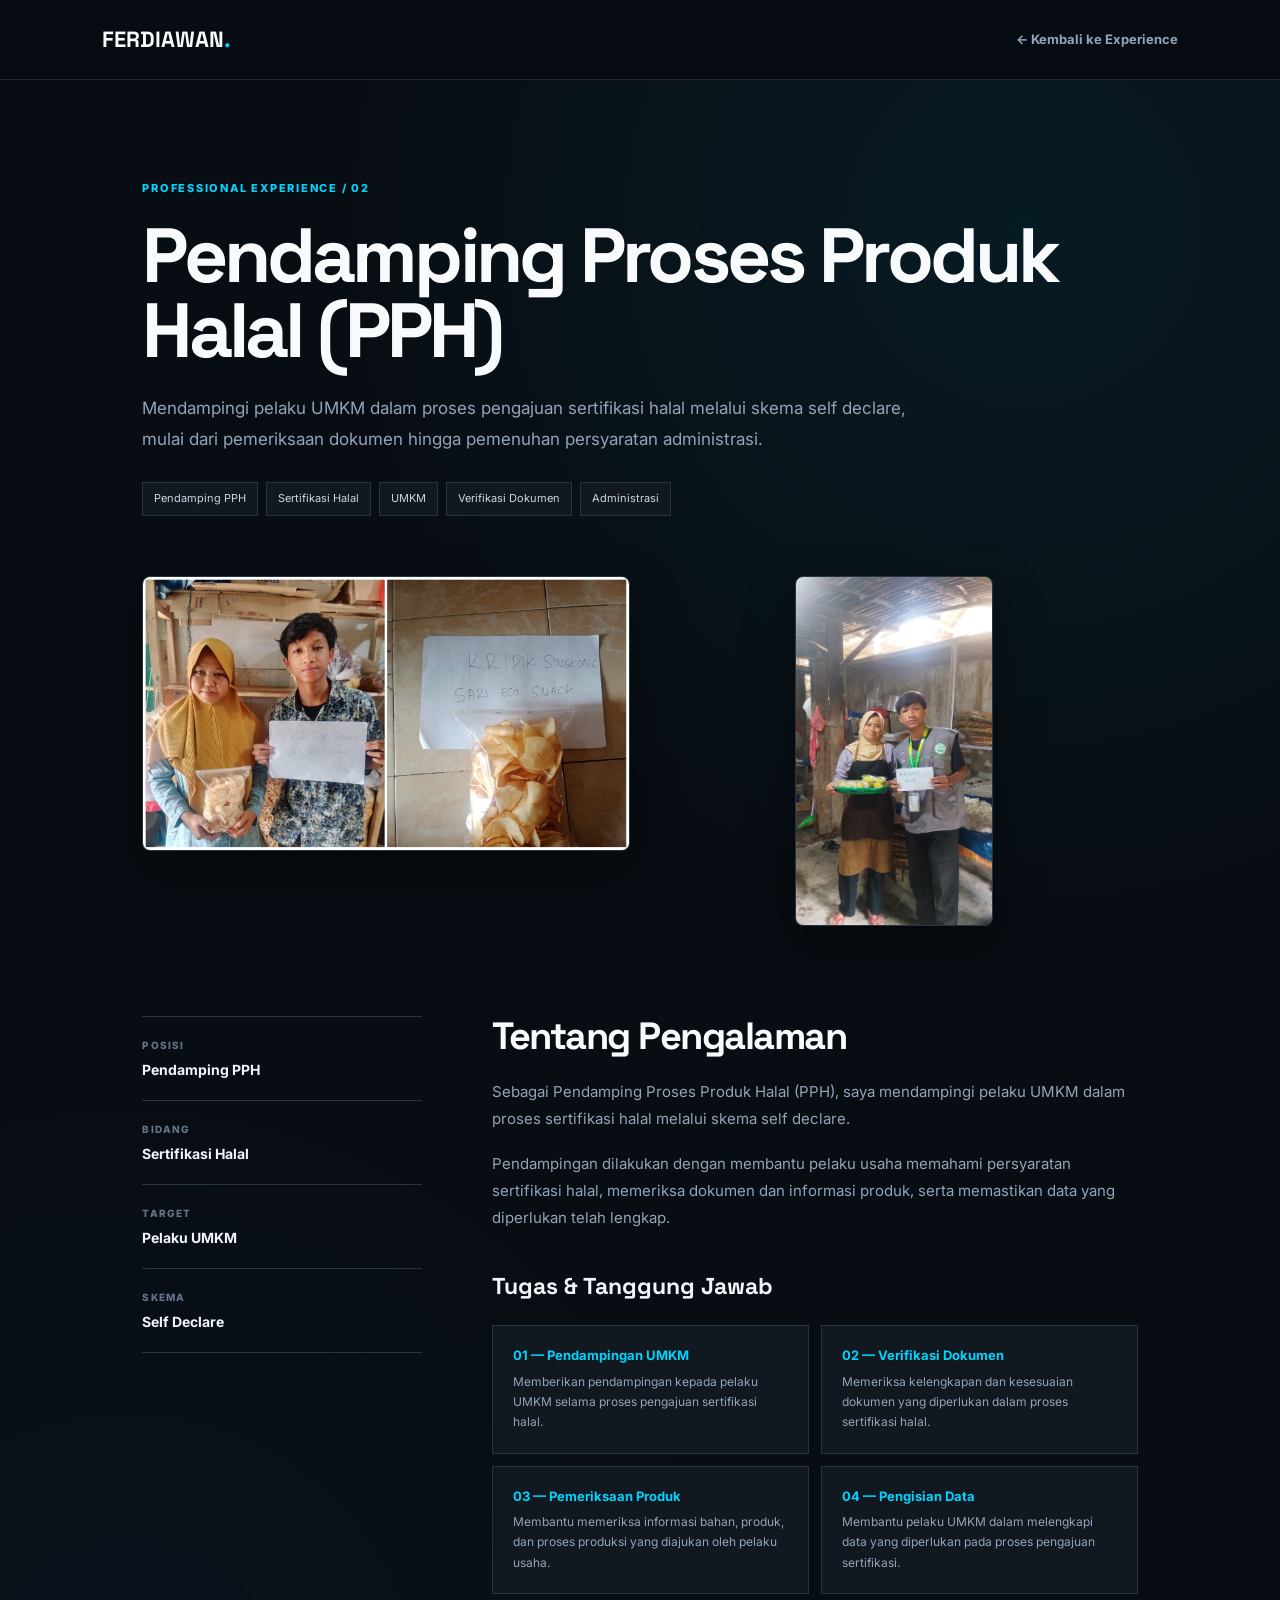
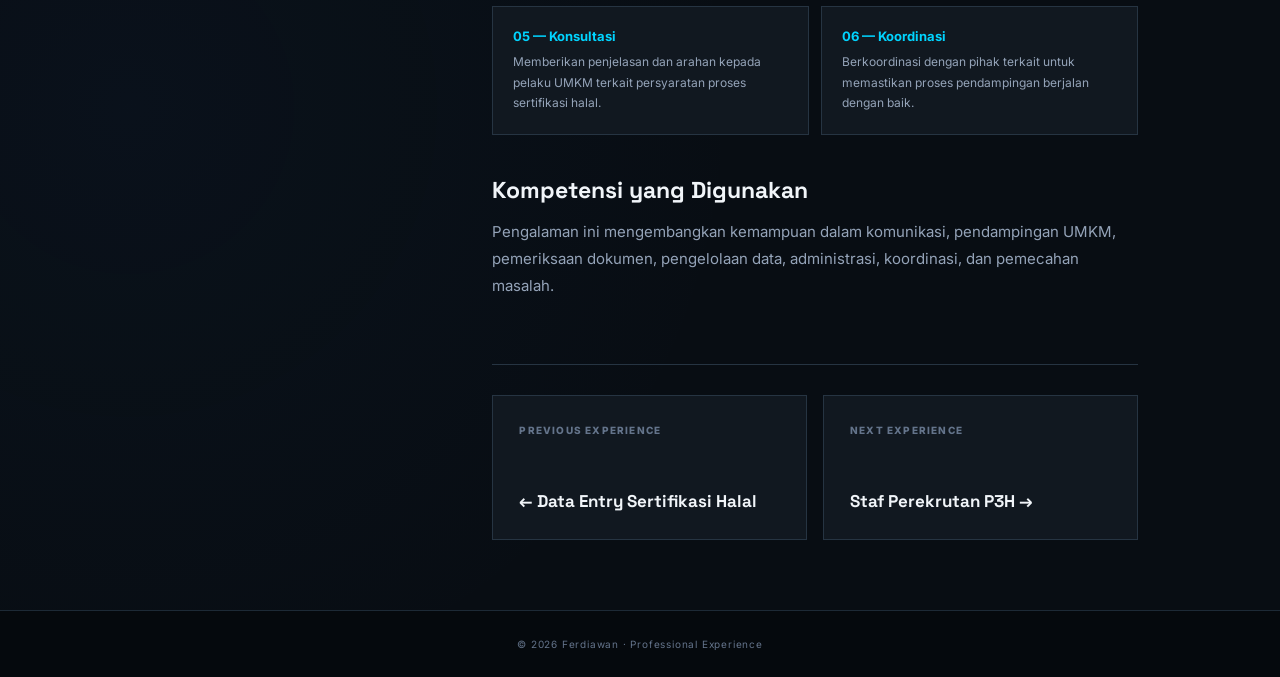
<file: experience/experience_pendamping.html>
<!DOCTYPE html>
<html lang="id">

<head>

    <meta charset="UTF-8">

    <meta name="viewport" content="width=device-width, initial-scale=1.0">

    <title>Pendamping Proses Produk Halal | Ferdiawan</title>

    <!-- FONT -->
    <link rel="preconnect" href="https://fonts.googleapis.com">

    <link rel="preconnect" href="https://fonts.gstatic.com" crossorigin>

    <link
        href="https://fonts.googleapis.com/css2?family=Inter:wght@400;500;600;700;800&family=Space+Grotesk:wght@500;600;700&display=swap"
        rel="stylesheet">

    <!-- CSS EXPERIENCE -->
    <link rel="stylesheet" href="experience_pendamping.css">

</head>


<body>

    <div class="experience-page">


        <!-- =====================================================
         NAVBAR
    ====================================================== -->

        <nav class="experience-nav">

            <a href="../index.html" class="experience-logo">
                FERDIAWAN<span>.</span>
            </a>


            <a href="../index.html#experience" class="back-btn">
                ← Kembali ke Experience
            </a>

        </nav>


        <!-- =====================================================
         HERO
    ====================================================== -->

        <header class="experience-hero">

            <div class="experience-label">
                PROFESSIONAL EXPERIENCE / 02
            </div>


            <h1>
                Pendamping Proses
                Produk Halal (PPH)
            </h1>


            <p class="experience-description">

                Mendampingi pelaku UMKM dalam proses pengajuan
                sertifikasi halal melalui skema self declare,
                mulai dari pemeriksaan dokumen hingga pemenuhan
                persyaratan administrasi.

            </p>


            <div class="experience-tags">

                <span>Pendamping PPH</span>

                <span>Sertifikasi Halal</span>

                <span>UMKM</span>

                <span>Verifikasi Dokumen</span>

                <span>Administrasi</span>

            </div>

        </header>


        <!-- =====================================================
         FOTO
    ====================================================== -->

        <section class="experience-image experience-image-two">

            <div class="experience-image-item">

                <img src="pendamping1,.jpg" alt="Dokumentasi Pendamping Proses Produk Halal 1">

            </div>


            <div class="experience-image-item">

                <img src="pendamping2,.jpg" alt="Dokumentasi Pendamping Proses Produk Halal 2">

            </div>

        </section>


        <!-- =====================================================
         CONTENT
    ====================================================== -->

        <section class="experience-content">


            <!-- =================================================
             INFO EXPERIENCE
        ================================================== -->

            <aside class="experience-info">


                <div class="info-item">

                    <span>
                        Posisi
                    </span>

                    <strong>
                        Pendamping PPH
                    </strong>

                </div>


                <div class="info-item">

                    <span>
                        Bidang
                    </span>

                    <strong>
                        Sertifikasi Halal
                    </strong>

                </div>


                <div class="info-item">

                    <span>
                        Target
                    </span>

                    <strong>
                        Pelaku UMKM
                    </strong>

                </div>


                <div class="info-item">

                    <span>
                        Skema
                    </span>

                    <strong>
                        Self Declare
                    </strong>

                </div>


            </aside>


            <!-- =================================================
             DETAIL EXPERIENCE
        ================================================== -->

            <div class="experience-text">


                <h2>
                    Tentang Pengalaman
                </h2>


                <p>

                    Sebagai Pendamping Proses Produk Halal (PPH),
                    saya mendampingi pelaku UMKM dalam proses
                    sertifikasi halal melalui skema self declare.

                </p>


                <p>

                    Pendampingan dilakukan dengan membantu pelaku usaha
                    memahami persyaratan sertifikasi halal, memeriksa
                    dokumen dan informasi produk, serta memastikan
                    data yang diperlukan telah lengkap.

                </p>


                <!-- =================================================
                 TUGAS
            ================================================== -->

                <h3>
                    Tugas & Tanggung Jawab
                </h3>


                <div class="experience-features">


                    <div class="experience-feature">

                        <strong>
                            01 — Pendampingan UMKM
                        </strong>

                        <span>

                            Memberikan pendampingan kepada pelaku UMKM
                            selama proses pengajuan sertifikasi halal.

                        </span>

                    </div>


                    <div class="experience-feature">

                        <strong>
                            02 — Verifikasi Dokumen
                        </strong>

                        <span>

                            Memeriksa kelengkapan dan kesesuaian
                            dokumen yang diperlukan dalam proses
                            sertifikasi halal.

                        </span>

                    </div>


                    <div class="experience-feature">

                        <strong>
                            03 — Pemeriksaan Produk
                        </strong>

                        <span>

                            Membantu memeriksa informasi bahan,
                            produk, dan proses produksi yang
                            diajukan oleh pelaku usaha.

                        </span>

                    </div>


                    <div class="experience-feature">

                        <strong>
                            04 — Pengisian Data
                        </strong>

                        <span>

                            Membantu pelaku UMKM dalam melengkapi
                            data yang diperlukan pada proses
                            pengajuan sertifikasi.

                        </span>

                    </div>


                    <div class="experience-feature">

                        <strong>
                            05 — Konsultasi
                        </strong>

                        <span>

                            Memberikan penjelasan dan arahan kepada
                            pelaku UMKM terkait persyaratan proses
                            sertifikasi halal.

                        </span>

                    </div>


                    <div class="experience-feature">

                        <strong>
                            06 — Koordinasi
                        </strong>

                        <span>

                            Berkoordinasi dengan pihak terkait untuk
                            memastikan proses pendampingan berjalan
                            dengan baik.

                        </span>

                    </div>


                </div>


                <!-- =================================================
                 KOMPETENSI
            ================================================== -->

                <h3>
                    Kompetensi yang Digunakan
                </h3>


                <p>

                    Pengalaman ini mengembangkan kemampuan dalam
                    komunikasi, pendampingan UMKM, pemeriksaan
                    dokumen, pengelolaan data, administrasi,
                    koordinasi, dan pemecahan masalah.

                </p>


                <!-- =================================================
                 NAVIGATION
            ================================================== -->

                <div class="experience-navigation">

                    <a href="experience_data.html">

                        <span>
                            Previous Experience
                        </span>

                        <strong>
                            ← Data Entry Sertifikasi Halal
                        </strong>

                    </a>


                    <a href="experience_staf.html">

                        <span>
                            Next Experience
                        </span>

                        <strong>
                            Staf Perekrutan P3H →
                        </strong>

                    </a>

                </div>
        </section>


        <!-- =====================================================
         FOOTER
    ====================================================== -->

        <footer class="experience-footer">

            <span>
                © 2026 Ferdiawan · Professional Experience
            </span>

        </footer>


    </div>

</body>

</html>
</file>
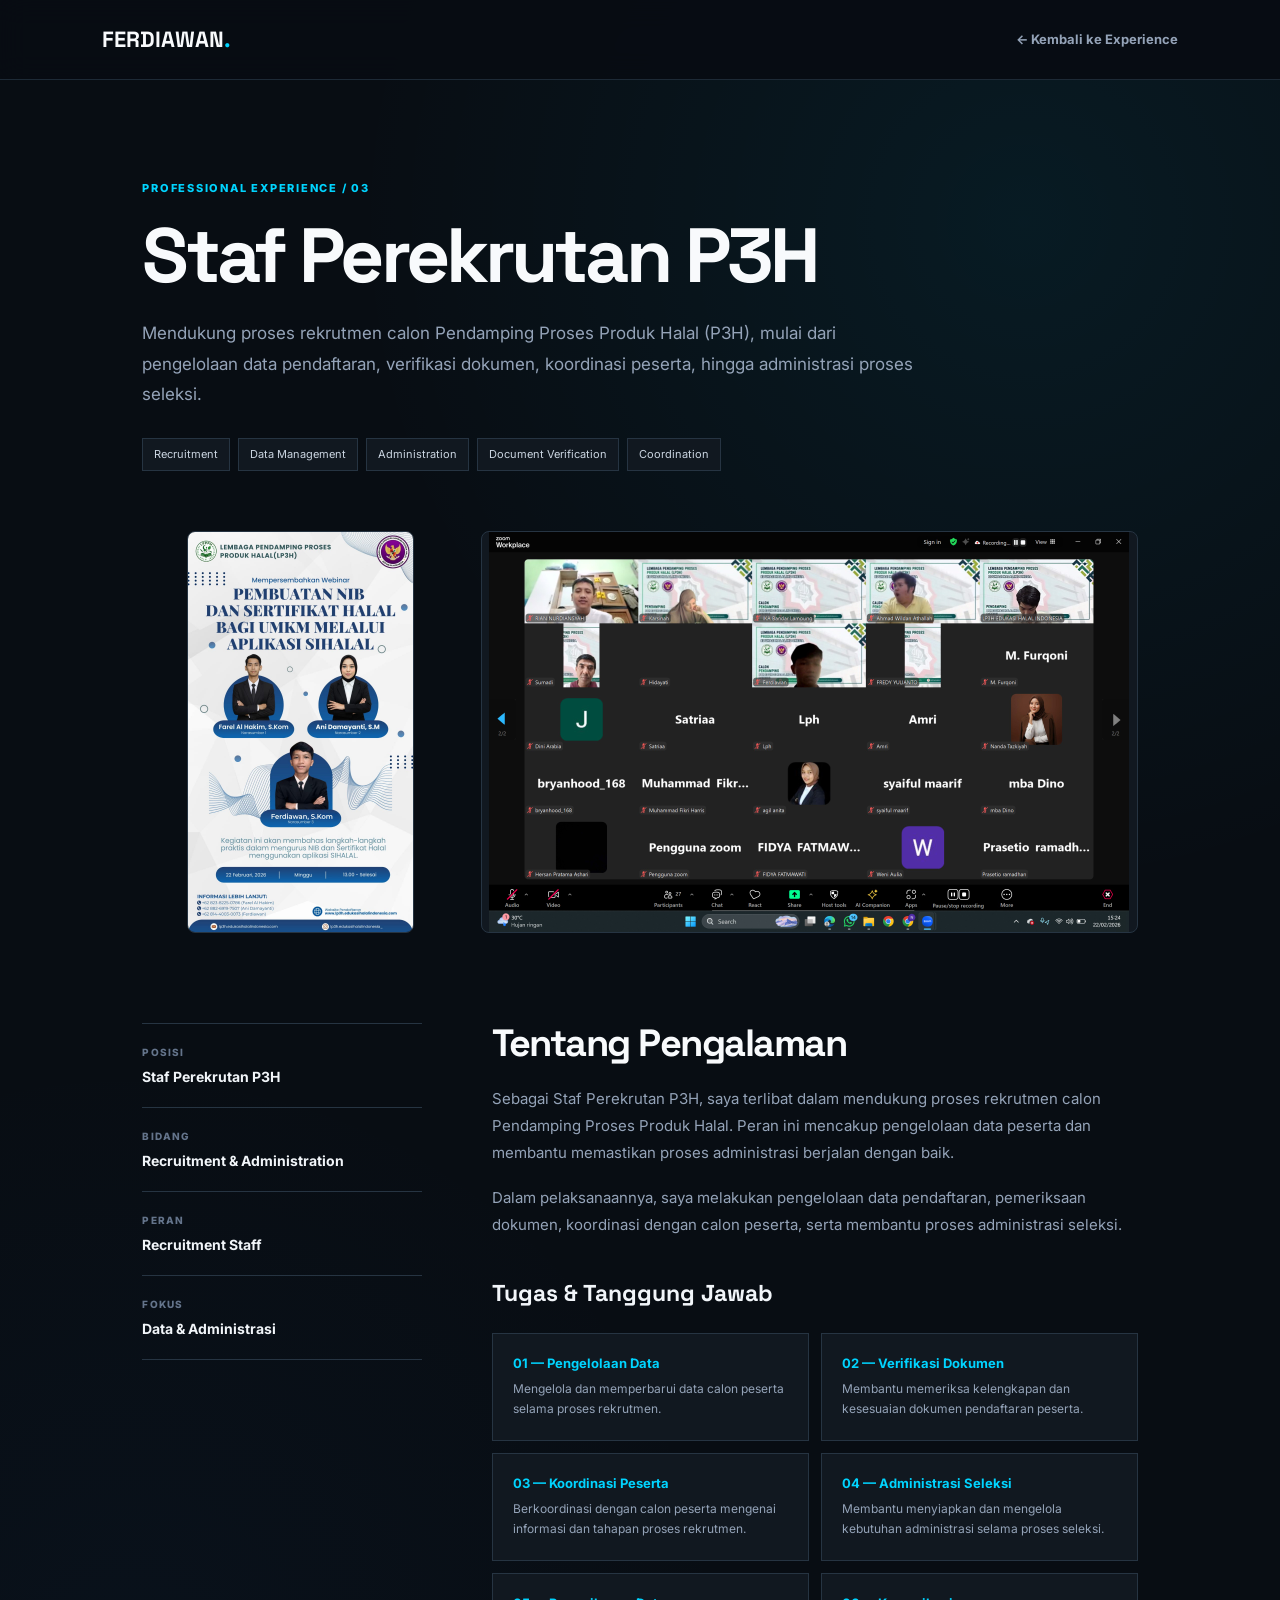
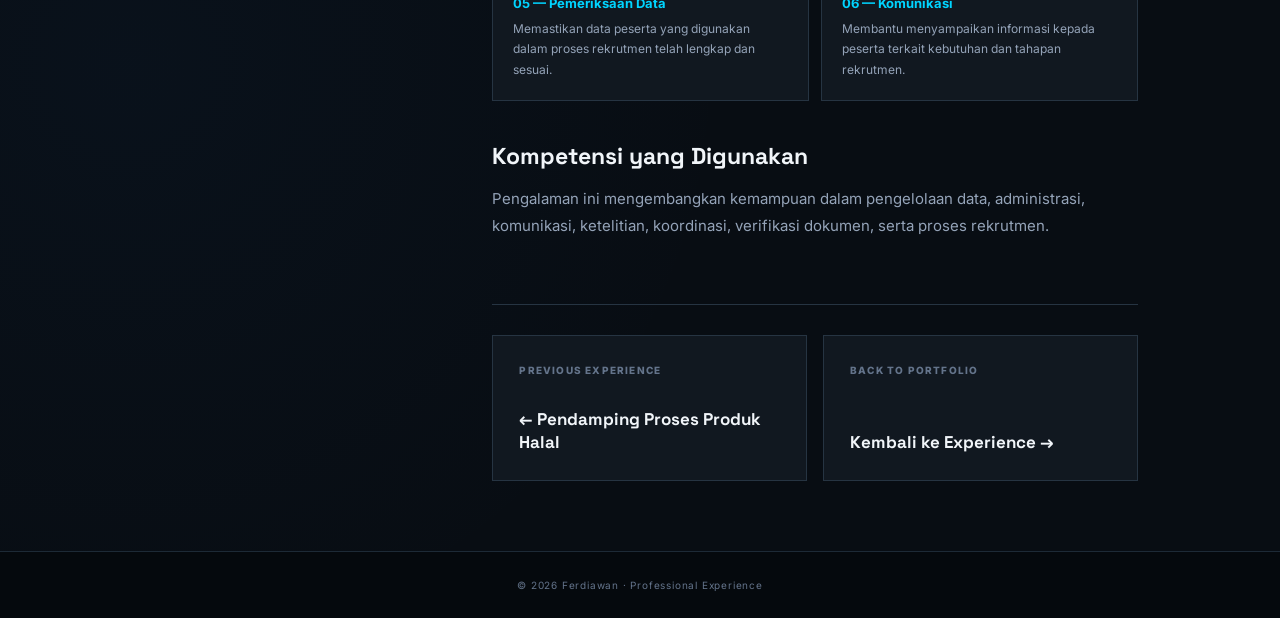
<file: experience/experience_staf.html>
<!DOCTYPE html>
<html lang="id">

<head>

    <meta charset="UTF-8">

    <meta name="viewport" content="width=device-width, initial-scale=1.0">

    <title>Staf Perekrutan P3H | Ferdiawan</title>

    <!-- FONT -->
    <link rel="preconnect" href="https://fonts.googleapis.com">

    <link rel="preconnect" href="https://fonts.gstatic.com" crossorigin>

    <link
        href="https://fonts.googleapis.com/css2?family=Inter:wght@400;500;600;700;800&family=Space+Grotesk:wght@500;600;700&display=swap"
        rel="stylesheet">

    <!-- CSS EXPERIENCE -->
    <link rel="stylesheet" href="experience_staf.css">

</head>


<body>

    <div class="experience-page">


        <!-- =====================================================
         NAVBAR
    ====================================================== -->

        <nav class="experience-nav">

            <a href="../index.html" class="experience-logo">
                FERDIAWAN<span>.</span>
            </a>

            <a href="../index.html#experience" class="back-btn">
                ← Kembali ke Experience
            </a>

        </nav>


        <!-- =====================================================
         HERO
    ====================================================== -->

        <header class="experience-hero">

            <div class="experience-label">
                PROFESSIONAL EXPERIENCE / 03
            </div>


            <h1>
                Staf Perekrutan
                P3H
            </h1>


            <p class="experience-description">

                Mendukung proses rekrutmen calon Pendamping Proses Produk
                Halal (P3H), mulai dari pengelolaan data pendaftaran,
                verifikasi dokumen, koordinasi peserta, hingga administrasi
                proses seleksi.

            </p>


            <div class="experience-tags">

                <span>Recruitment</span>

                <span>Data Management</span>

                <span>Administration</span>

                <span>Document Verification</span>

                <span>Coordination</span>

            </div>

        </header>


        <!-- =====================================================
     FOTO EXPERIENCE
====================================================== -->

        <section class="experience-image">

            <div class="experience-image-grid">

                <!-- FOTO POTRET -->
                <div class="experience-image-item portrait">

                    <img src="staf_perekrutan1,.jpeg" alt="Dokumentasi Staf Perekrutan P3H - Foto 1">

                </div>


                <!-- FOTO LANDSCAPE -->
                <div class="experience-image-item landscape">

                    <img src="staf_perekrutan2,.jpeg" alt="Dokumentasi Staf Perekrutan P3H - Foto 2">

                </div>

            </div>

        </section>

        <!-- =====================================================
         CONTENT
    ====================================================== -->

        <section class="experience-content">


            <!-- =================================================
             INFO PROJECT / EXPERIENCE
        ================================================== -->

            <aside class="experience-info">


                <div class="info-item">

                    <span>
                        Posisi
                    </span>

                    <strong>
                        Staf Perekrutan P3H
                    </strong>

                </div>


                <div class="info-item">

                    <span>
                        Bidang
                    </span>

                    <strong>
                        Recruitment & Administration
                    </strong>

                </div>


                <div class="info-item">

                    <span>
                        Peran
                    </span>

                    <strong>
                        Recruitment Staff
                    </strong>

                </div>


                <div class="info-item">

                    <span>
                        Fokus
                    </span>

                    <strong>
                        Data & Administrasi
                    </strong>

                </div>


            </aside>


            <!-- =================================================
             DETAIL EXPERIENCE
        ================================================== -->

            <div class="experience-text">


                <h2>
                    Tentang Pengalaman
                </h2>


                <p>

                    Sebagai Staf Perekrutan P3H, saya terlibat dalam
                    mendukung proses rekrutmen calon Pendamping Proses
                    Produk Halal. Peran ini mencakup pengelolaan data
                    peserta dan membantu memastikan proses administrasi
                    berjalan dengan baik.

                </p>


                <p>

                    Dalam pelaksanaannya, saya melakukan pengelolaan
                    data pendaftaran, pemeriksaan dokumen, koordinasi
                    dengan calon peserta, serta membantu proses
                    administrasi seleksi.

                </p>


                <!-- =================================================
                 TANGGUNG JAWAB
            ================================================== -->

                <h3>
                    Tugas & Tanggung Jawab
                </h3>


                <div class="experience-features">


                    <div class="experience-feature">

                        <strong>
                            01 — Pengelolaan Data
                        </strong>

                        <span>

                            Mengelola dan memperbarui data calon peserta
                            selama proses rekrutmen.

                        </span>

                    </div>


                    <div class="experience-feature">

                        <strong>
                            02 — Verifikasi Dokumen
                        </strong>

                        <span>

                            Membantu memeriksa kelengkapan dan kesesuaian
                            dokumen pendaftaran peserta.

                        </span>

                    </div>


                    <div class="experience-feature">

                        <strong>
                            03 — Koordinasi Peserta
                        </strong>

                        <span>

                            Berkoordinasi dengan calon peserta mengenai
                            informasi dan tahapan proses rekrutmen.

                        </span>

                    </div>


                    <div class="experience-feature">

                        <strong>
                            04 — Administrasi Seleksi
                        </strong>

                        <span>

                            Membantu menyiapkan dan mengelola kebutuhan
                            administrasi selama proses seleksi.

                        </span>

                    </div>


                    <div class="experience-feature">

                        <strong>
                            05 — Pemeriksaan Data
                        </strong>

                        <span>

                            Memastikan data peserta yang digunakan dalam
                            proses rekrutmen telah lengkap dan sesuai.

                        </span>

                    </div>


                    <div class="experience-feature">

                        <strong>
                            06 — Komunikasi
                        </strong>

                        <span>

                            Membantu menyampaikan informasi kepada peserta
                            terkait kebutuhan dan tahapan rekrutmen.

                        </span>

                    </div>


                </div>


                <!-- =================================================
                 KOMPETENSI
            ================================================== -->

                <h3>
                    Kompetensi yang Digunakan
                </h3>


                <p>

                    Pengalaman ini mengembangkan kemampuan dalam
                    pengelolaan data, administrasi, komunikasi,
                    ketelitian, koordinasi, verifikasi dokumen,
                    serta proses rekrutmen.

                </p>


                <!-- =================================================
                 NAVIGASI
            ================================================== -->

                <div class="experience-navigation">


                    <a href="experience_pendamping.html">

                        <span>
                            Previous Experience
                        </span>

                        <strong>
                            ← Pendamping Proses Produk Halal
                        </strong>

                    </a>


                    <a href="../index.html#experience">

                        <span>
                            Back to Portfolio
                        </span>

                        <strong>
                            Kembali ke Experience →
                        </strong>

                    </a>


                </div>


            </div>

        </section>


        <!-- =====================================================
         FOOTER
    ====================================================== -->

        <footer class="experience-footer">

            <span>
                © 2026 Ferdiawan · Professional Experience
            </span>

        </footer>


    </div>

</body>

</html>
</file>
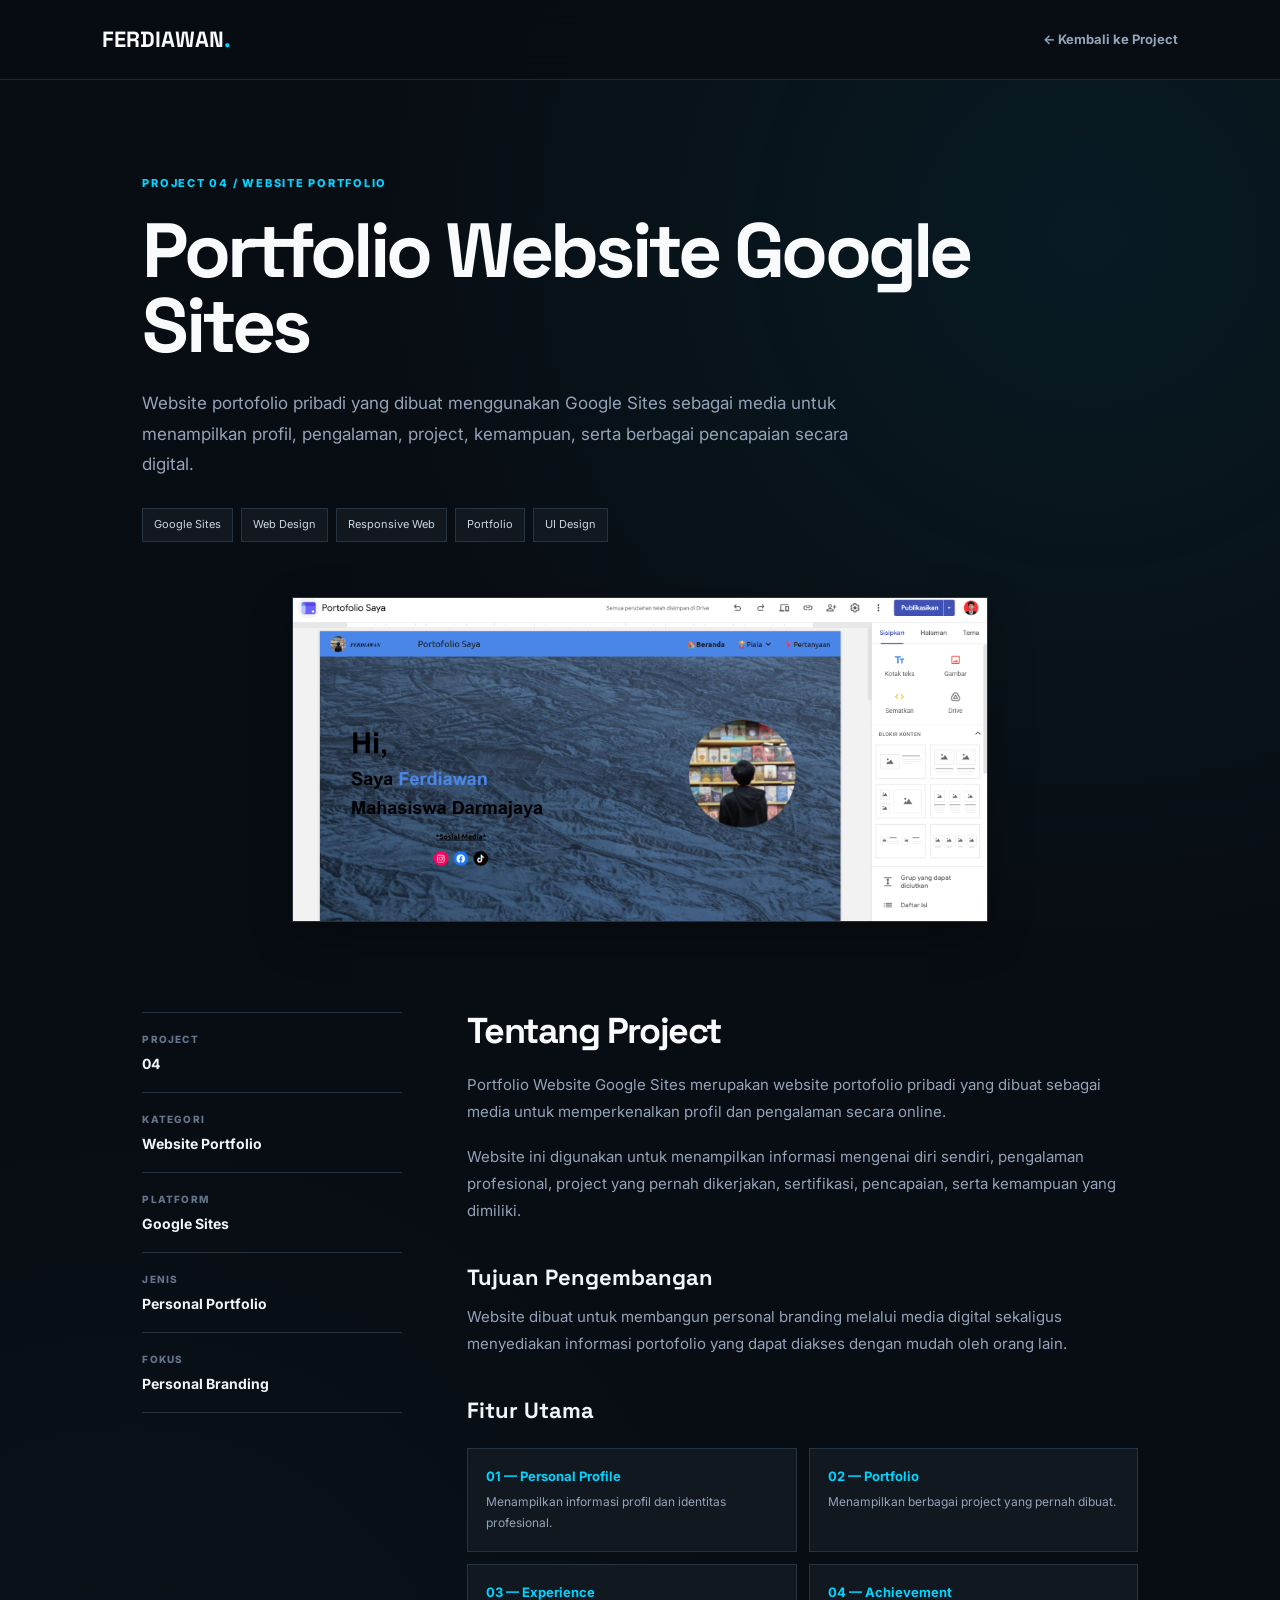
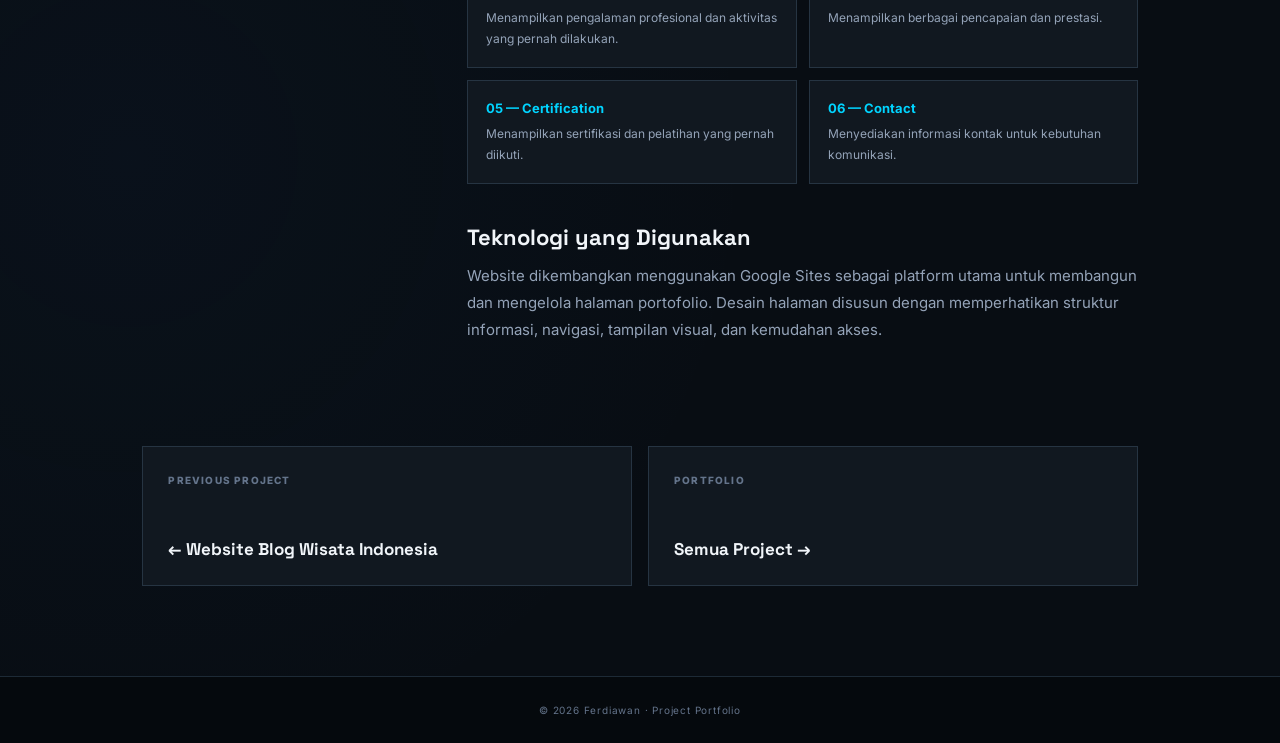
<file: project/project-google_sites.html>
<!DOCTYPE html>
<html lang="id">

<head>

    <meta charset="UTF-8">

    <meta name="viewport" content="width=device-width, initial-scale=1.0">

    <title>Portfolio Website Google Sites | Ferdiawan</title>


    <!-- FONT -->

    <link rel="preconnect" href="https://fonts.googleapis.com">

    <link rel="preconnect" href="https://fonts.gstatic.com" crossorigin>

    <link
        href="https://fonts.googleapis.com/css2?family=Inter:wght@400;500;600;700;800&family=Space+Grotesk:wght@500;600;700&display=swap"
        rel="stylesheet">


    <!-- CSS PROJECT -->

    <link rel="stylesheet" href="project-google_sites.css">

</head>


<body>


    <div class="project-page">


        <!-- =====================================================
         NAVBAR
    ====================================================== -->

        <nav class="project-nav">

            <a href="../index.html" class="project-logo">
                FERDIAWAN<span>.</span>
            </a>


            <a href="../index.html#projects" class="back-btn">
                ← Kembali ke Project
            </a>

        </nav>



        <!-- =====================================================
         PROJECT HERO
    ====================================================== -->

        <header class="project-hero">


            <div class="project-label">
                PROJECT 04 / WEBSITE PORTFOLIO
            </div>


            <h1>
                Portfolio Website
                Google Sites
            </h1>


            <p class="project-description">

                Website portofolio pribadi yang dibuat menggunakan
                Google Sites sebagai media untuk menampilkan profil,
                pengalaman, project, kemampuan, serta berbagai
                pencapaian secara digital.

            </p>


            <div class="project-tech">

                <span>Google Sites</span>

                <span>Web Design</span>

                <span>Responsive Web</span>

                <span>Portfolio</span>

                <span>UI Design</span>

            </div>


        </header>



        <!-- =====================================================
         MAIN PROJECT IMAGE
    ====================================================== -->

        <section class="project-main-image">

            <img src="goggle_sites,.png" alt="Portfolio Website Google Sites">

        </section>



        <!-- =====================================================
         PROJECT CONTENT
    ====================================================== -->

        <section class="project-content">


            <!-- =================================================
             PROJECT INFORMATION
        ================================================== -->

            <aside class="project-info">


                <div class="project-info-item">

                    <span>
                        Project
                    </span>

                    <strong>
                        04
                    </strong>

                </div>


                <div class="project-info-item">

                    <span>
                        Kategori
                    </span>

                    <strong>
                        Website Portfolio
                    </strong>

                </div>


                <div class="project-info-item">

                    <span>
                        Platform
                    </span>

                    <strong>
                        Google Sites
                    </strong>

                </div>


                <div class="project-info-item">

                    <span>
                        Jenis
                    </span>

                    <strong>
                        Personal Portfolio
                    </strong>

                </div>


                <div class="project-info-item">

                    <span>
                        Fokus
                    </span>

                    <strong>
                        Personal Branding
                    </strong>

                </div>


            </aside>



            <!-- =================================================
             PROJECT DESCRIPTION
        ================================================== -->

            <div class="project-text">


                <h2>
                    Tentang Project
                </h2>


                <p>

                    Portfolio Website Google Sites merupakan website
                    portofolio pribadi yang dibuat sebagai media untuk
                    memperkenalkan profil dan pengalaman secara online.

                </p>


                <p>

                    Website ini digunakan untuk menampilkan informasi
                    mengenai diri sendiri, pengalaman profesional,
                    project yang pernah dikerjakan, sertifikasi,
                    pencapaian, serta kemampuan yang dimiliki.

                </p>



                <h3>
                    Tujuan Pengembangan
                </h3>


                <p>

                    Website dibuat untuk membangun personal branding
                    melalui media digital sekaligus menyediakan
                    informasi portofolio yang dapat diakses dengan
                    mudah oleh orang lain.

                </p>



                <h3>
                    Fitur Utama
                </h3>


                <div class="project-features">


                    <div class="project-feature">

                        <strong>
                            01 — Personal Profile
                        </strong>

                        <span>

                            Menampilkan informasi profil dan
                            identitas profesional.

                        </span>

                    </div>


                    <div class="project-feature">

                        <strong>
                            02 — Portfolio
                        </strong>

                        <span>

                            Menampilkan berbagai project yang
                            pernah dibuat.

                        </span>

                    </div>


                    <div class="project-feature">

                        <strong>
                            03 — Experience
                        </strong>

                        <span>

                            Menampilkan pengalaman profesional
                            dan aktivitas yang pernah dilakukan.

                        </span>

                    </div>


                    <div class="project-feature">

                        <strong>
                            04 — Achievement
                        </strong>

                        <span>

                            Menampilkan berbagai pencapaian
                            dan prestasi.

                        </span>

                    </div>


                    <div class="project-feature">

                        <strong>
                            05 — Certification
                        </strong>

                        <span>

                            Menampilkan sertifikasi dan
                            pelatihan yang pernah diikuti.

                        </span>

                    </div>


                    <div class="project-feature">

                        <strong>
                            06 — Contact
                        </strong>

                        <span>

                            Menyediakan informasi kontak untuk
                            kebutuhan komunikasi.

                        </span>

                    </div>


                </div>



                <h3>
                    Teknologi yang Digunakan
                </h3>


                <p>

                    Website dikembangkan menggunakan Google Sites
                    sebagai platform utama untuk membangun dan
                    mengelola halaman portofolio. Desain halaman
                    disusun dengan memperhatikan struktur informasi,
                    navigasi, tampilan visual, dan kemudahan akses.

                </p>


            </div>

        </section>



        <!-- =====================================================
         PROJECT NAVIGATION
    ====================================================== -->

        <div class="project-navigation">


            <a href="project-wisata.html" class="project-nav-item">

                <span>
                    Previous Project
                </span>


                <strong>
                    ← Website Blog Wisata Indonesia
                </strong>

            </a>



            <a href="../index.html#projects" class="project-nav-item">

                <span>
                    Portfolio
                </span>


                <strong>
                    Semua Project →
                </strong>

            </a>


        </div>



        <!-- =====================================================
         FOOTER
    ====================================================== -->

        <footer class="project-footer">

            <span>
                © 2026 Ferdiawan · Project Portfolio
            </span>

        </footer>


    </div>


</body>

</html>
</file>
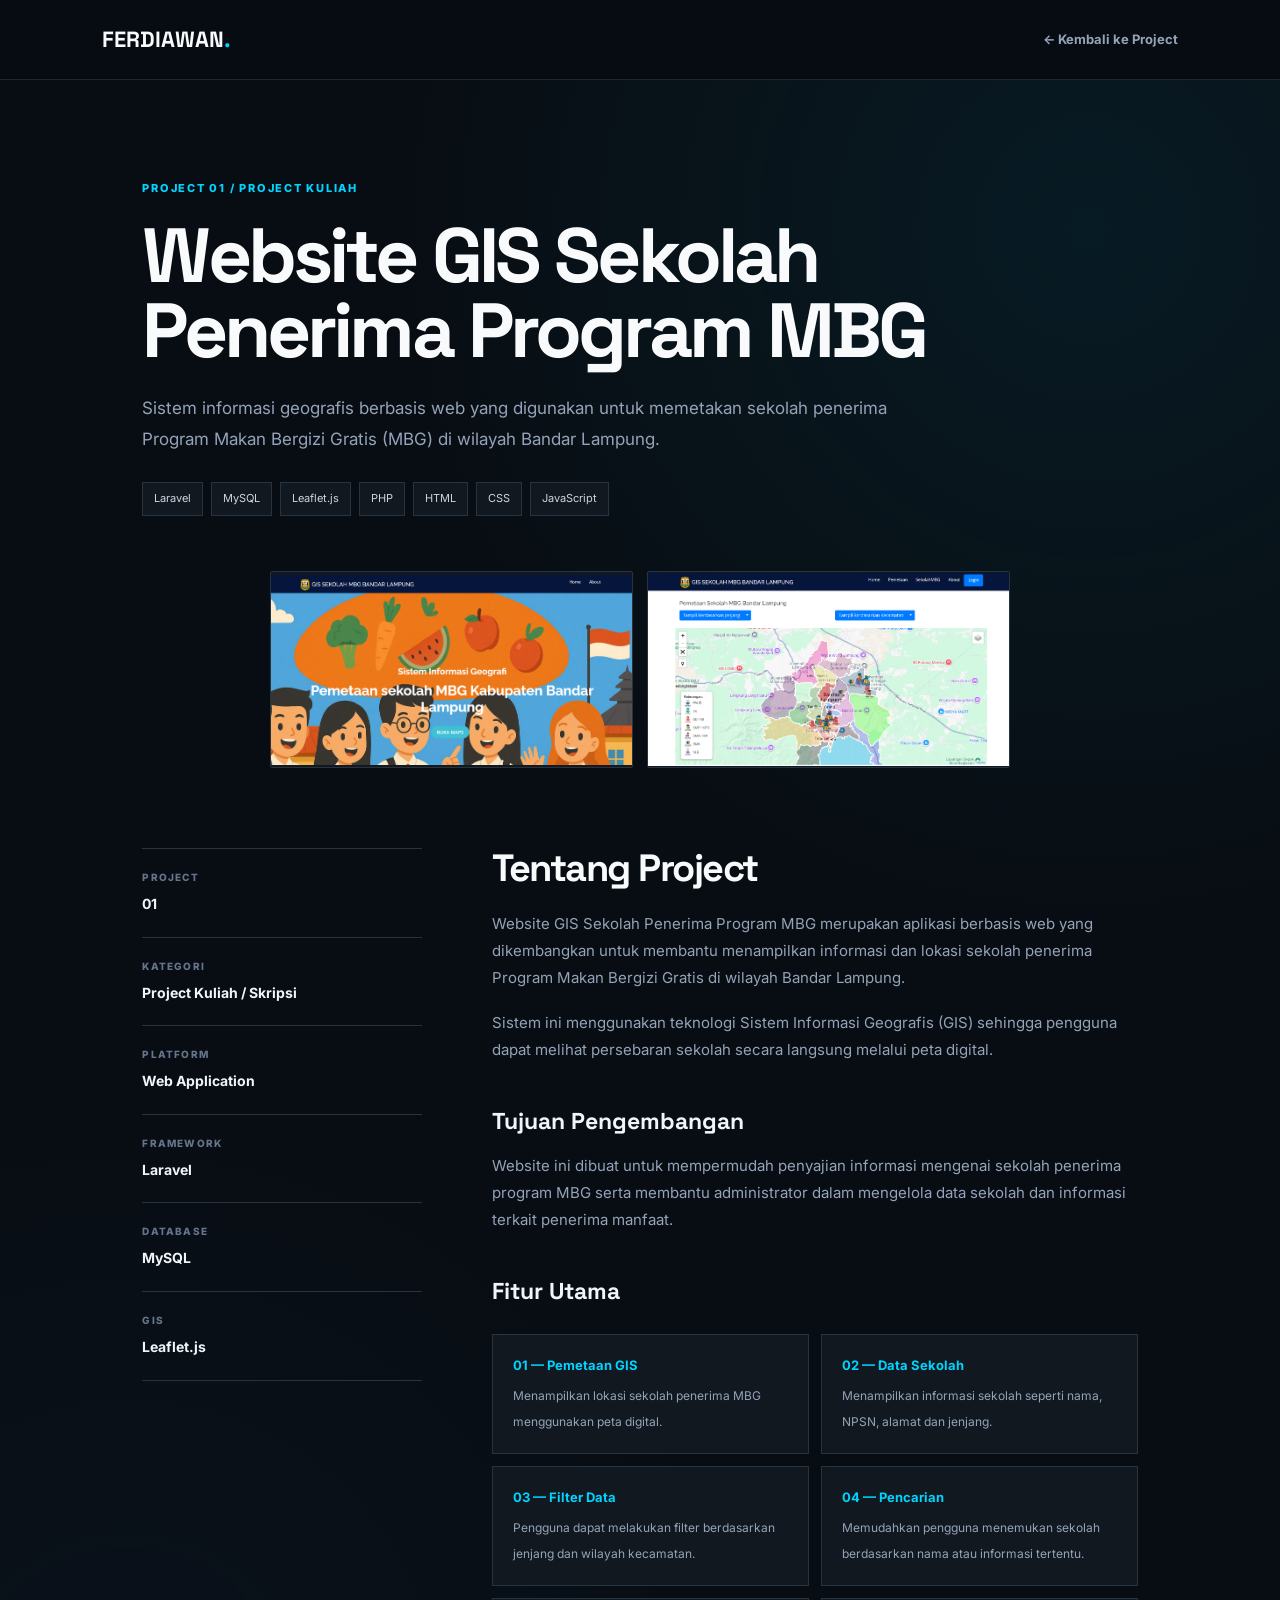
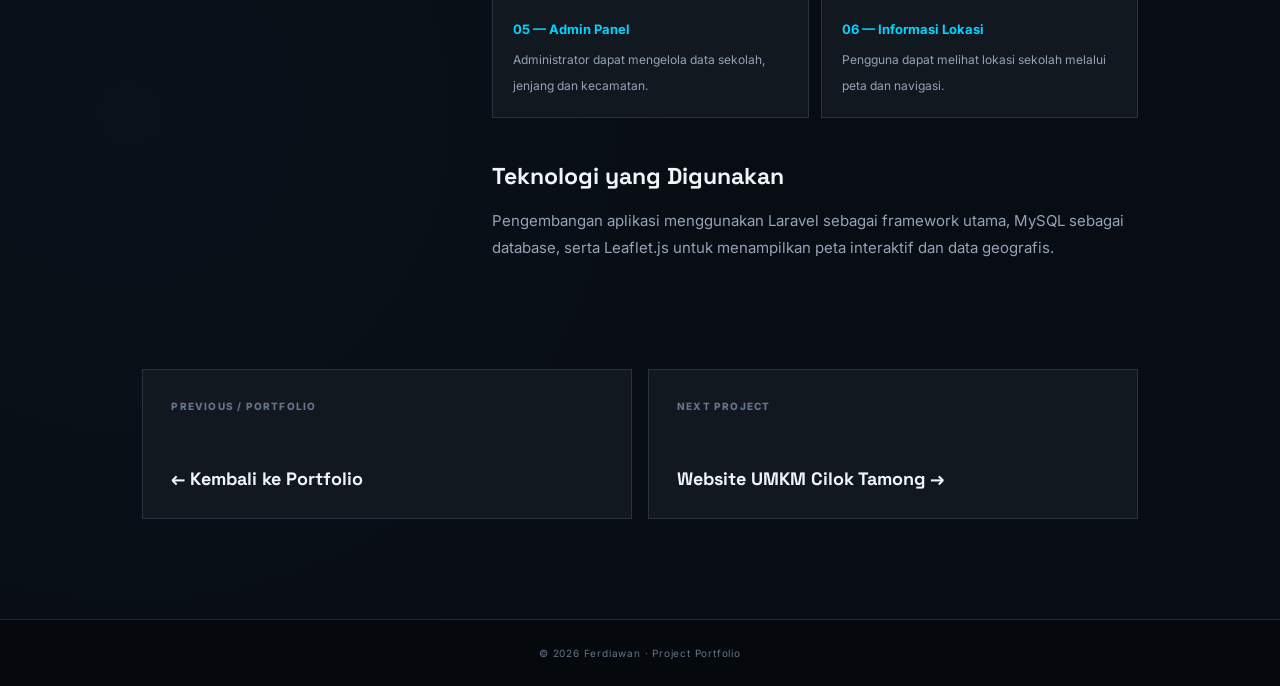
<file: project/project-mbg.html>
<!DOCTYPE html>
<html lang="id">

<head>
    <meta charset="UTF-8">
    <meta name="viewport" content="width=device-width, initial-scale=1.0">

    <title>Website GIS Sekolah Penerima Program MBG | Ferdiawan</title>

    <!-- FONT -->
    <link rel="preconnect" href="https://fonts.googleapis.com">
    <link rel="preconnect" href="https://fonts.gstatic.com" crossorigin>

    <link
        href="https://fonts.googleapis.com/css2?family=Inter:wght@400;500;600;700;800&family=Space+Grotesk:wght@500;600;700&display=swap"
        rel="stylesheet">

    <!-- CSS KHUSUS PROJECT -->
    <link rel="stylesheet" href="project-mbg.css">
</head>

<body>

    <div class="project-page">

        <!-- =====================================================
         NAVBAR
    ====================================================== -->

        <nav class="project-nav">

            <a href="../index.html" class="project-logo">
                FERDIAWAN<span>.</span>
            </a>

            <a href="../index.html#projects" class="back-btn">
                ← Kembali ke Project
            </a>

        </nav>


        <!-- =====================================================
         PROJECT HERO
    ====================================================== -->

        <header class="project-hero">

            <div class="project-label">
                PROJECT 01 / PROJECT KULIAH
            </div>

            <h1>
                Website GIS Sekolah
                Penerima Program MBG
            </h1>

            <p class="project-description">
                Sistem informasi geografis berbasis web yang digunakan untuk
                memetakan sekolah penerima Program Makan Bergizi Gratis (MBG)
                di wilayah Bandar Lampung.
            </p>

            <div class="project-tech">
                <span>Laravel</span>
                <span>MySQL</span>
                <span>Leaflet.js</span>
                <span>PHP</span>
                <span>HTML</span>
                <span>CSS</span>
                <span>JavaScript</span>
            </div>

        </header>


        <!-- =====================================================
         MAIN PROJECT IMAGE
    ====================================================== -->

        <!-- =====================================================
     PROJECT IMAGES
====================================================== -->

        <section class="project-main-images">

            <div class="project-image-item">
                <img src="mbg,.png" alt="Website GIS Sekolah Penerima Program MBG">
            </div>

            <div class="project-image-item">
                <img src="mbg1,.png" alt="Website GIS Sekolah Penerima Program MBG">
            </div>

        </section>

        <!-- =====================================================
         PROJECT CONTENT
    ====================================================== -->

        <section class="project-content">


            <!-- INFO PROJECT -->

            <aside class="project-info">

                <div class="project-info-item">
                    <span>Project</span>
                    <strong>01</strong>
                </div>

                <div class="project-info-item">
                    <span>Kategori</span>
                    <strong>Project Kuliah / Skripsi</strong>
                </div>

                <div class="project-info-item">
                    <span>Platform</span>
                    <strong>Web Application</strong>
                </div>

                <div class="project-info-item">
                    <span>Framework</span>
                    <strong>Laravel</strong>
                </div>

                <div class="project-info-item">
                    <span>Database</span>
                    <strong>MySQL</strong>
                </div>

                <div class="project-info-item">
                    <span>GIS</span>
                    <strong>Leaflet.js</strong>
                </div>

            </aside>


            <!-- PENJELASAN PROJECT -->

            <div class="project-text">

                <h2>
                    Tentang Project
                </h2>

                <p>
                    Website GIS Sekolah Penerima Program MBG merupakan aplikasi
                    berbasis web yang dikembangkan untuk membantu menampilkan
                    informasi dan lokasi sekolah penerima Program Makan Bergizi
                    Gratis di wilayah Bandar Lampung.
                </p>

                <p>
                    Sistem ini menggunakan teknologi Sistem Informasi Geografis
                    (GIS) sehingga pengguna dapat melihat persebaran sekolah
                    secara langsung melalui peta digital.
                </p>


                <h3>
                    Tujuan Pengembangan
                </h3>

                <p>
                    Website ini dibuat untuk mempermudah penyajian informasi
                    mengenai sekolah penerima program MBG serta membantu
                    administrator dalam mengelola data sekolah dan informasi
                    terkait penerima manfaat.
                </p>


                <!-- FITUR -->

                <h3>
                    Fitur Utama
                </h3>

                <div class="project-features">

                    <div class="project-feature">
                        <strong>01 — Pemetaan GIS</strong>

                        <span>
                            Menampilkan lokasi sekolah penerima MBG
                            menggunakan peta digital.
                        </span>
                    </div>


                    <div class="project-feature">
                        <strong>02 — Data Sekolah</strong>

                        <span>
                            Menampilkan informasi sekolah seperti nama,
                            NPSN, alamat dan jenjang.
                        </span>
                    </div>


                    <div class="project-feature">
                        <strong>03 — Filter Data</strong>

                        <span>
                            Pengguna dapat melakukan filter berdasarkan
                            jenjang dan wilayah kecamatan.
                        </span>
                    </div>


                    <div class="project-feature">
                        <strong>04 — Pencarian</strong>

                        <span>
                            Memudahkan pengguna menemukan sekolah
                            berdasarkan nama atau informasi tertentu.
                        </span>
                    </div>


                    <div class="project-feature">
                        <strong>05 — Admin Panel</strong>

                        <span>
                            Administrator dapat mengelola data sekolah,
                            jenjang dan kecamatan.
                        </span>
                    </div>


                    <div class="project-feature">
                        <strong>06 — Informasi Lokasi</strong>

                        <span>
                            Pengguna dapat melihat lokasi sekolah
                            melalui peta dan navigasi.
                        </span>
                    </div>

                </div>


                <h3>
                    Teknologi yang Digunakan
                </h3>

                <p>
                    Pengembangan aplikasi menggunakan Laravel sebagai framework
                    utama, MySQL sebagai database, serta Leaflet.js untuk
                    menampilkan peta interaktif dan data geografis.
                </p>

            </div>

        </section>


        <!-- =====================================================
     PROJECT NAVIGATION
====================================================== -->

        <div class="project-navigation">

            <a href="../index.html#projects" class="project-nav-item">

                <span>
                    Previous / Portfolio
                </span>

                <strong>
                    ← Kembali ke Portfolio
                </strong>

            </a>

            <a href="project-umkm.html" class="project-nav-item">

                <span>
                    Next Project
                </span>

                <strong>
                    Website UMKM Cilok Tamong →
                </strong>

            </a>

        </div>


        <!-- =====================================================
     FOOTER
====================================================== -->

        <footer class="project-footer">

            <span>
                © 2026 Ferdiawan · Project Portfolio
            </span>

        </footer>

    </div>

</body>

</html>
</file>
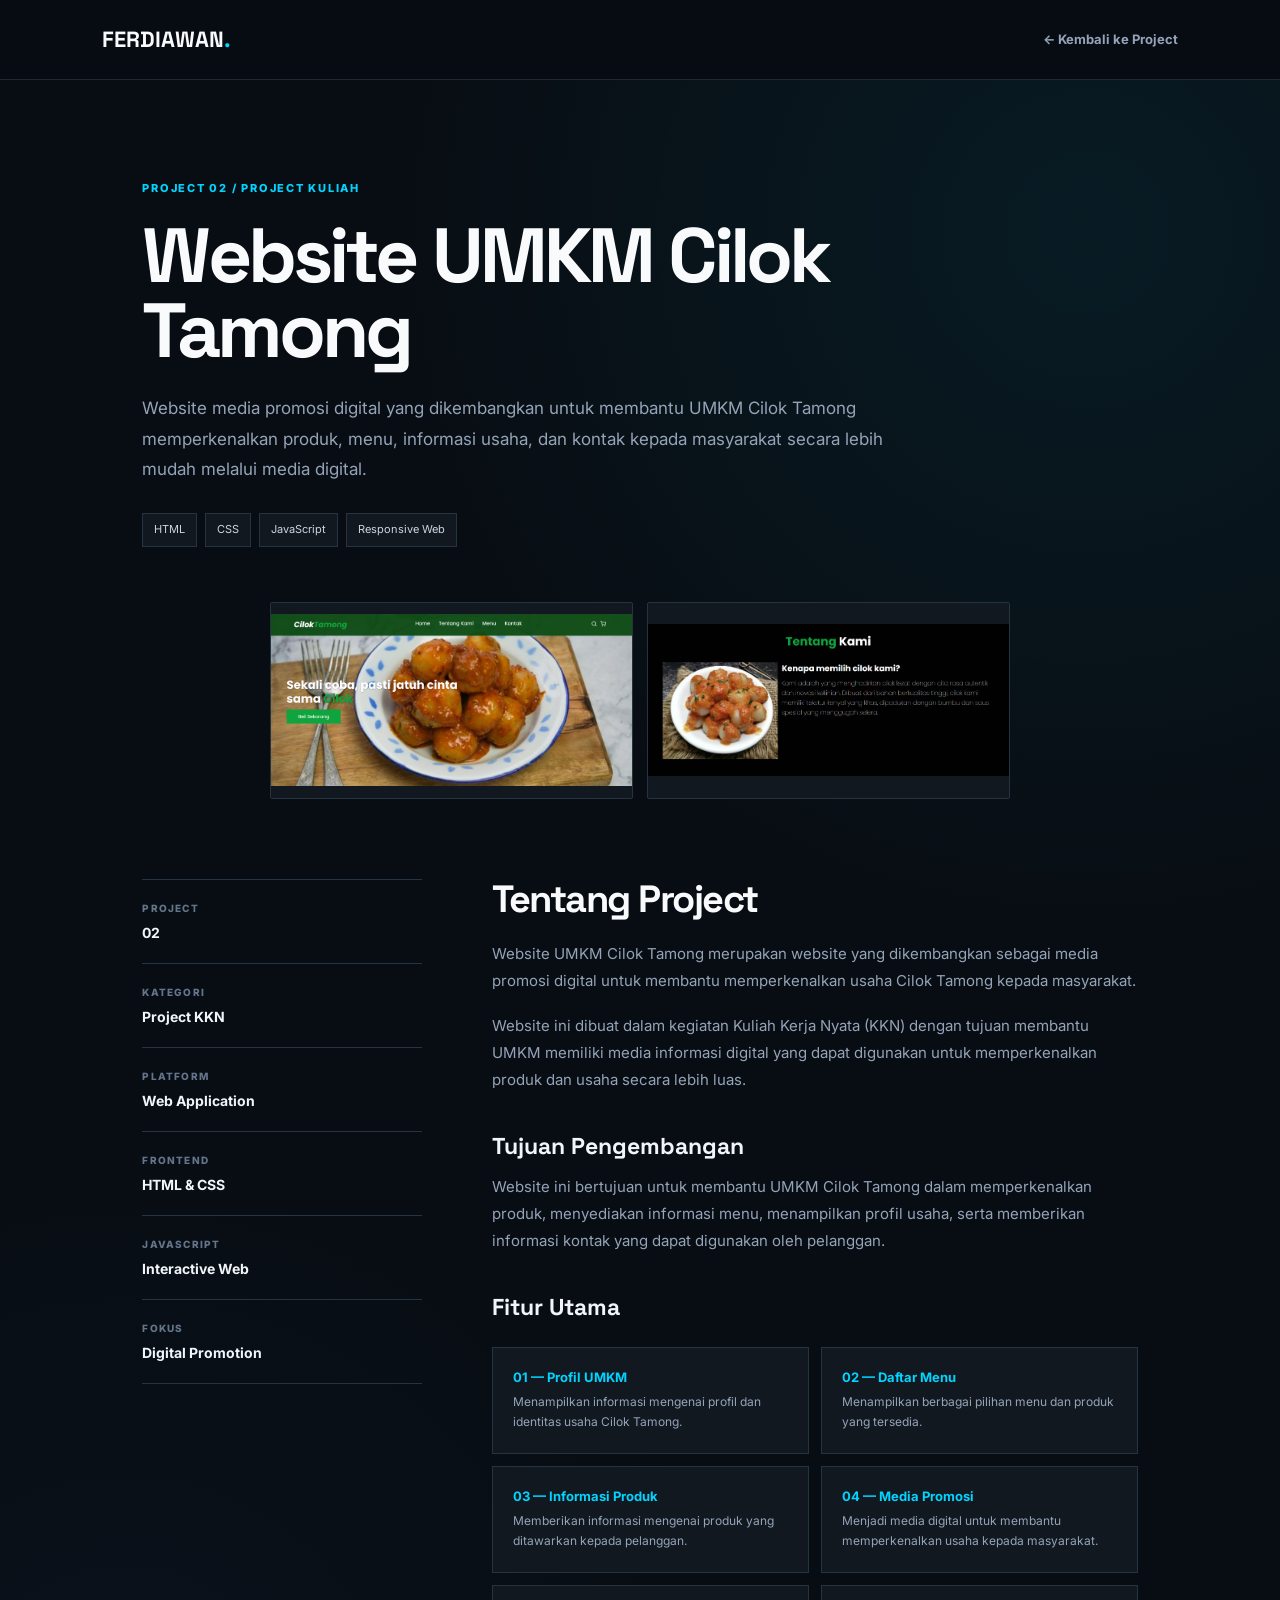
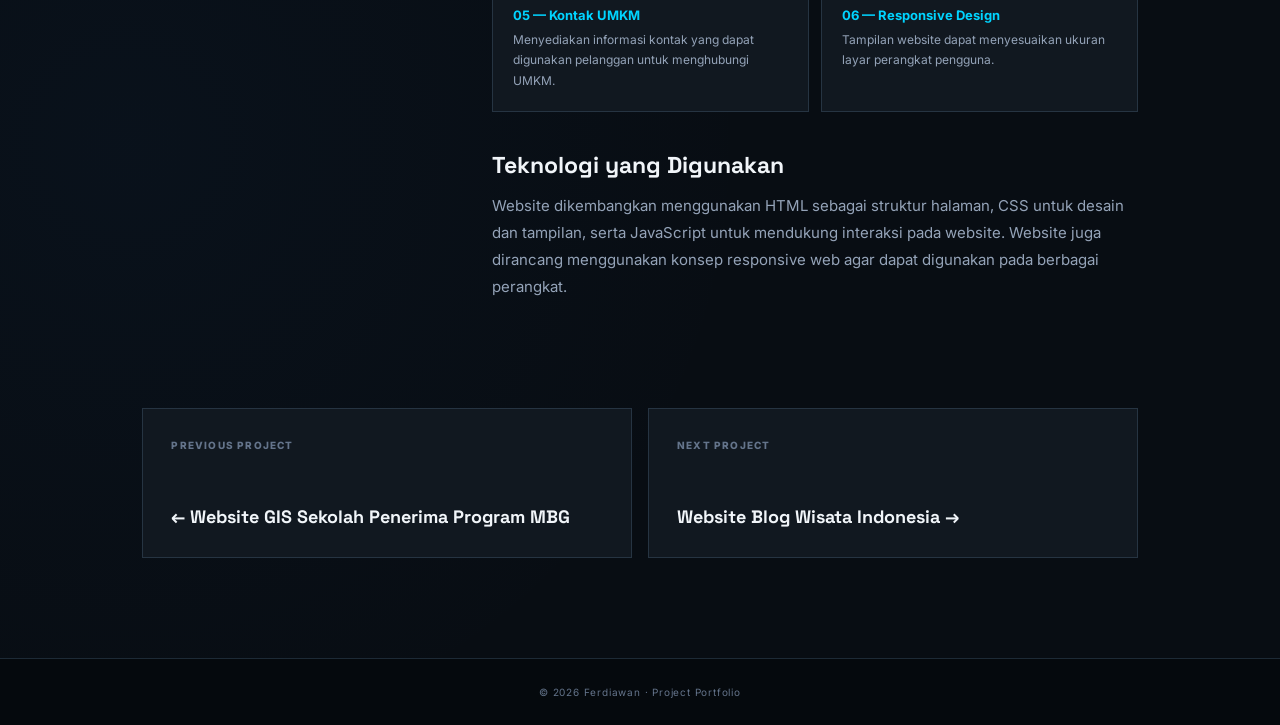
<file: project/project-umkm.html>
<!DOCTYPE html>
<html lang="id">

<head>
    <meta charset="UTF-8">
    <meta name="viewport" content="width=device-width, initial-scale=1.0">

    <title>Website UMKM Cilok Tamong | Ferdiawan</title>

    <!-- FONT -->
    <link rel="preconnect" href="https://fonts.googleapis.com">
    <link rel="preconnect" href="https://fonts.gstatic.com" crossorigin>

    <link
        href="https://fonts.googleapis.com/css2?family=Inter:wght@400;500;600;700;800&family=Space+Grotesk:wght@500;600;700&display=swap"
        rel="stylesheet">

    <!-- CSS KHUSUS PROJECT -->
    <link rel="stylesheet" href="project-umkm.css">
</head>

<body>

    <div class="project-page">

        <!-- =====================================================
         NAVBAR
    ====================================================== -->

        <nav class="project-nav">

            <a href="../index.html" class="project-logo">
                FERDIAWAN<span>.</span>
            </a>

            <a href="../index.html#projects" class="back-btn">
                ← Kembali ke Project
            </a>

        </nav>


        <!-- =====================================================
         PROJECT HERO
    ====================================================== -->

        <header class="project-hero">

            <div class="project-label">
                PROJECT 02 / PROJECT KULIAH
            </div>

            <h1>
                Website UMKM
                Cilok Tamong
            </h1>

            <p class="project-description">
                Website media promosi digital yang dikembangkan untuk
                membantu UMKM Cilok Tamong memperkenalkan produk,
                menu, informasi usaha, dan kontak kepada masyarakat
                secara lebih mudah melalui media digital.
            </p>

            <div class="project-tech">
                <span>HTML</span>
                <span>CSS</span>
                <span>JavaScript</span>
                <span>Responsive Web</span>
            </div>

        </header>


        <!-- =====================================================
         MAIN PROJECT IMAGE
    ====================================================== -->

        <section class="project-main-images">

            <div class="project-image-item">
                <img src="umkm,.png" alt="Website UMKM Cilok Tamong">
            </div>

            <div class="project-image-item">
                <img src="umkm1,.png" alt="Website UMKM Cilok Tamong">
            </div>

        </section>


        <!-- =====================================================
         PROJECT CONTENT
    ====================================================== -->

        <section class="project-content">


            <!-- INFO PROJECT -->

            <aside class="project-info">

                <div class="project-info-item">

                    <span>
                        Project
                    </span>

                    <strong>
                        02
                    </strong>

                </div>


                <div class="project-info-item">

                    <span>
                        Kategori
                    </span>

                    <strong>
                        Project KKN
                    </strong>

                </div>


                <div class="project-info-item">

                    <span>
                        Platform
                    </span>

                    <strong>
                        Web Application
                    </strong>

                </div>


                <div class="project-info-item">

                    <span>
                        Frontend
                    </span>

                    <strong>
                        HTML & CSS
                    </strong>

                </div>


                <div class="project-info-item">

                    <span>
                        JavaScript
                    </span>

                    <strong>
                        Interactive Web
                    </strong>

                </div>


                <div class="project-info-item">

                    <span>
                        Fokus
                    </span>

                    <strong>
                        Digital Promotion
                    </strong>

                </div>

            </aside>


            <!-- PENJELASAN PROJECT -->

            <div class="project-text">

                <h2>
                    Tentang Project
                </h2>

                <p>
                    Website UMKM Cilok Tamong merupakan website yang
                    dikembangkan sebagai media promosi digital untuk
                    membantu memperkenalkan usaha Cilok Tamong kepada
                    masyarakat.
                </p>

                <p>
                    Website ini dibuat dalam kegiatan Kuliah Kerja Nyata
                    (KKN) dengan tujuan membantu UMKM memiliki media
                    informasi digital yang dapat digunakan untuk
                    memperkenalkan produk dan usaha secara lebih luas.
                </p>


                <h3>
                    Tujuan Pengembangan
                </h3>

                <p>
                    Website ini bertujuan untuk membantu UMKM Cilok Tamong
                    dalam memperkenalkan produk, menyediakan informasi
                    menu, menampilkan profil usaha, serta memberikan
                    informasi kontak yang dapat digunakan oleh pelanggan.
                </p>


                <!-- FITUR -->

                <h3>
                    Fitur Utama
                </h3>


                <div class="project-features">


                    <div class="project-feature">

                        <strong>
                            01 — Profil UMKM
                        </strong>

                        <span>
                            Menampilkan informasi mengenai profil
                            dan identitas usaha Cilok Tamong.
                        </span>

                    </div>


                    <div class="project-feature">

                        <strong>
                            02 — Daftar Menu
                        </strong>

                        <span>
                            Menampilkan berbagai pilihan menu dan
                            produk yang tersedia.
                        </span>

                    </div>


                    <div class="project-feature">

                        <strong>
                            03 — Informasi Produk
                        </strong>

                        <span>
                            Memberikan informasi mengenai produk
                            yang ditawarkan kepada pelanggan.
                        </span>

                    </div>


                    <div class="project-feature">

                        <strong>
                            04 — Media Promosi
                        </strong>

                        <span>
                            Menjadi media digital untuk membantu
                            memperkenalkan usaha kepada masyarakat.
                        </span>

                    </div>


                    <div class="project-feature">

                        <strong>
                            05 — Kontak UMKM
                        </strong>

                        <span>
                            Menyediakan informasi kontak yang dapat
                            digunakan pelanggan untuk menghubungi UMKM.
                        </span>

                    </div>


                    <div class="project-feature">

                        <strong>
                            06 — Responsive Design
                        </strong>

                        <span>
                            Tampilan website dapat menyesuaikan
                            ukuran layar perangkat pengguna.
                        </span>

                    </div>


                </div>


                <!-- TEKNOLOGI -->

                <h3>
                    Teknologi yang Digunakan
                </h3>

                <p>
                    Website dikembangkan menggunakan HTML sebagai
                    struktur halaman, CSS untuk desain dan tampilan,
                    serta JavaScript untuk mendukung interaksi pada
                    website. Website juga dirancang menggunakan konsep
                    responsive web agar dapat digunakan pada berbagai
                    perangkat.
                </p>

            </div>

        </section>


        <!-- =====================================================
         PROJECT NAVIGATION
    ====================================================== -->

        <div class="project-navigation">


            <a href="project-mbg.html" class="project-nav-item">

                <span>
                    Previous Project
                </span>

                <strong>
                    ← Website GIS Sekolah Penerima Program MBG
                </strong>

            </a>


            <a href="project-wisata.html" class="project-nav-item">

                <span>
                    Next Project
                </span>

                <strong>
                    Website Blog Wisata Indonesia →
                </strong>

            </a>


        </div>


        <!-- =====================================================
         FOOTER
    ====================================================== -->

        <footer class="project-footer">

            <span>
                © 2026 Ferdiawan · Project Portfolio
            </span>

        </footer>


    </div>

</body>

</html>
</file>
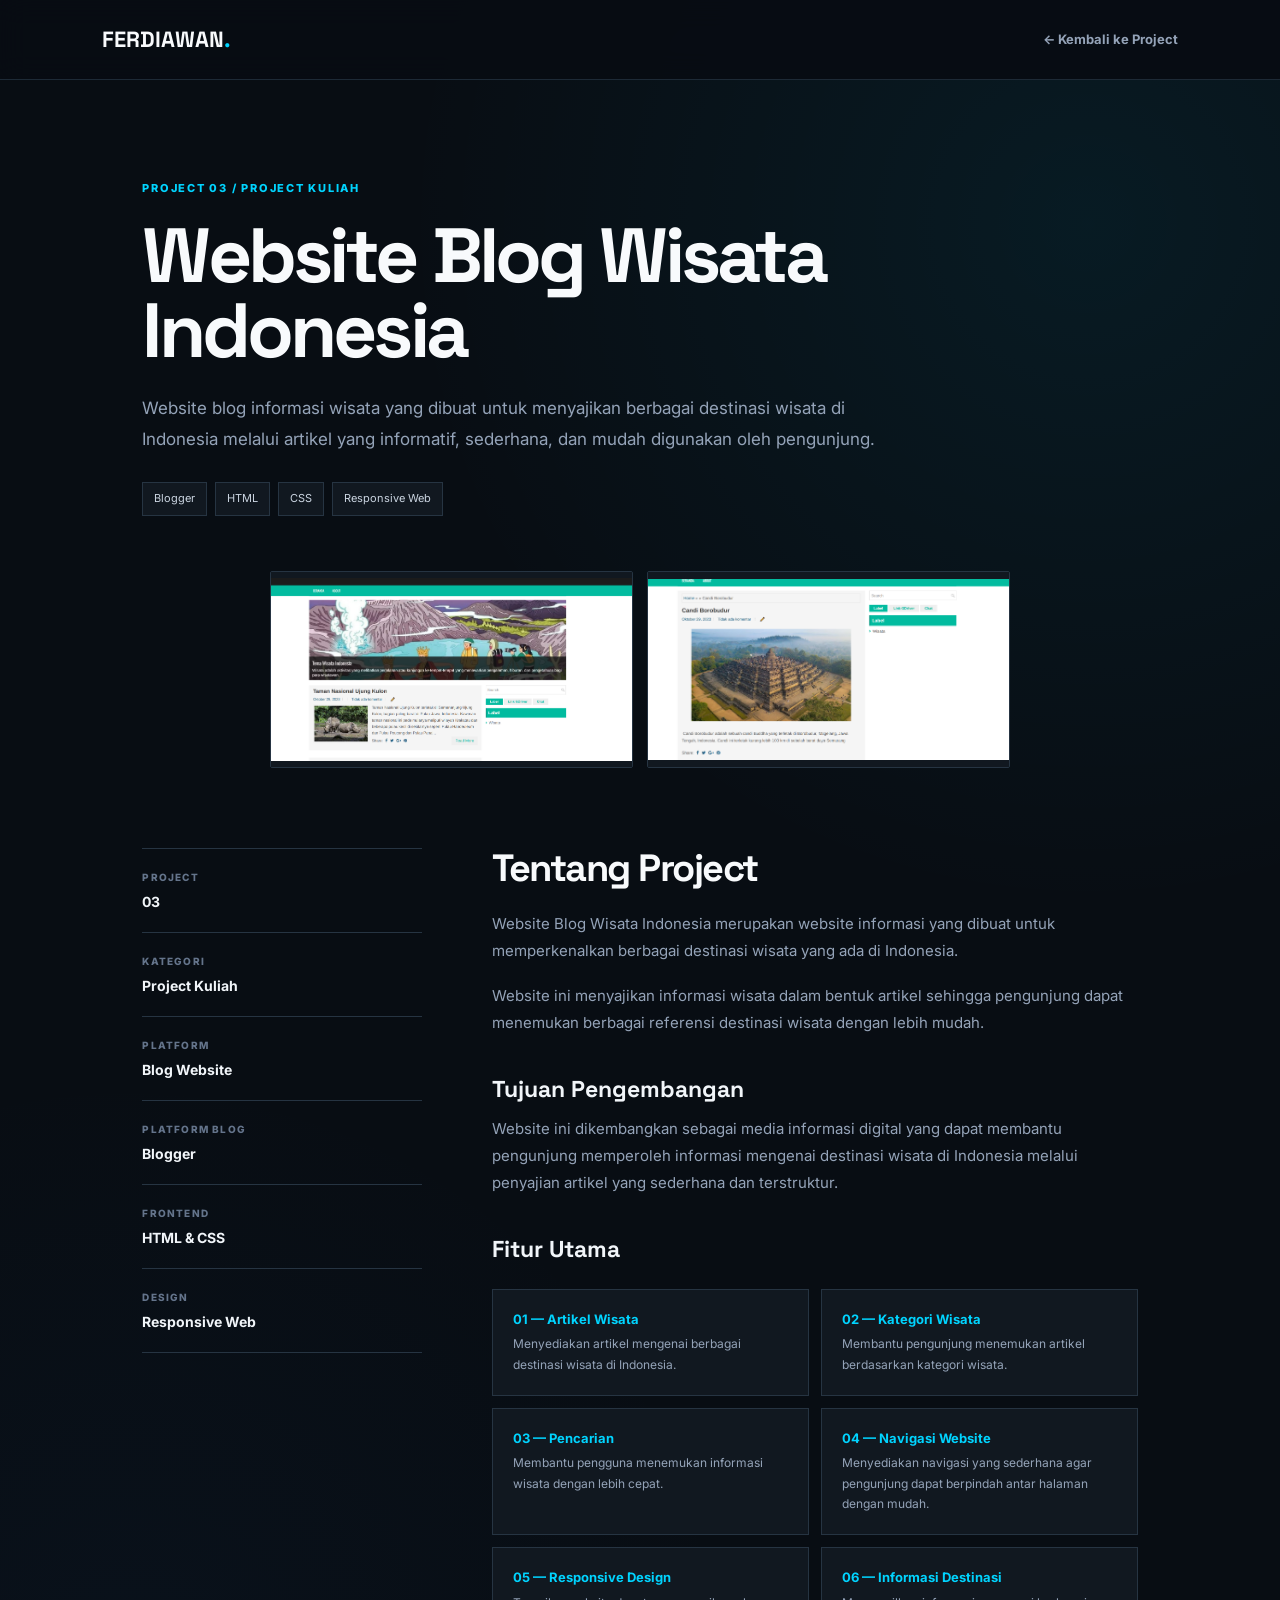
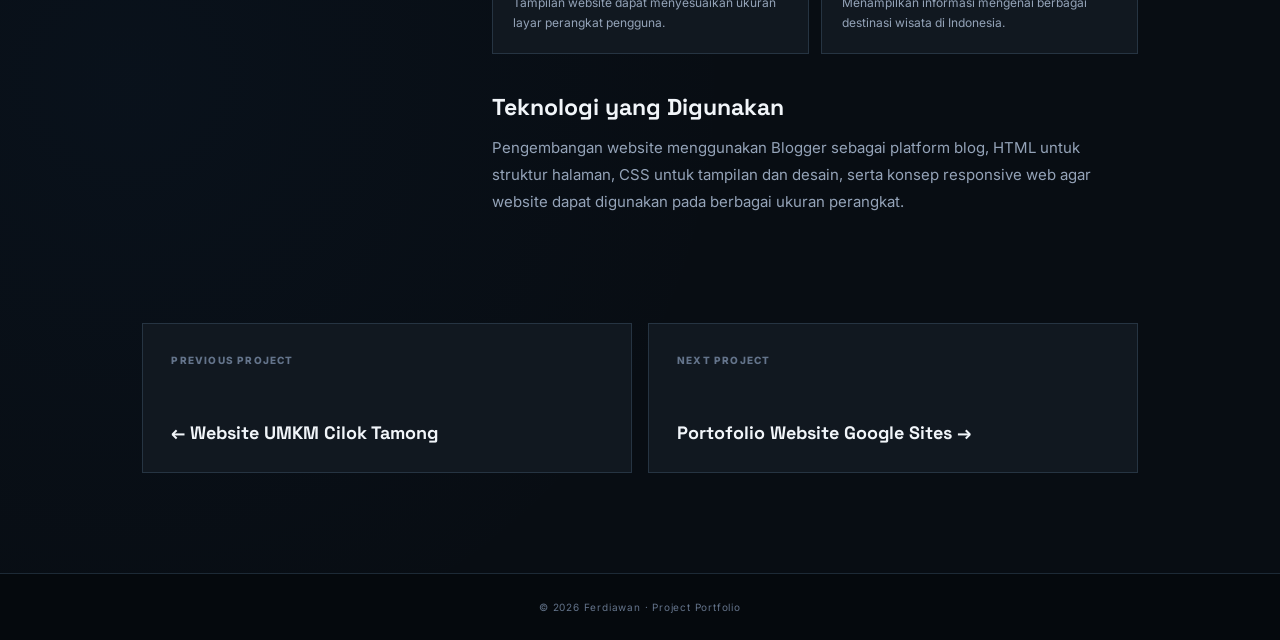
<file: project/project-wisata.html>
<!DOCTYPE html>
<html lang="id">

<head>
    <meta charset="UTF-8">
    <meta name="viewport" content="width=device-width, initial-scale=1.0">

    <title>Website Blog Wisata Indonesia | Ferdiawan</title>

    <!-- FONT -->
    <link rel="preconnect" href="https://fonts.googleapis.com">
    <link rel="preconnect" href="https://fonts.gstatic.com" crossorigin>

    <link
        href="https://fonts.googleapis.com/css2?family=Inter:wght@400;500;600;700;800&family=Space+Grotesk:wght@500;600;700&display=swap"
        rel="stylesheet">

    <!-- CSS KHUSUS PROJECT -->
    <link rel="stylesheet" href="project-wisata.css">
</head>

<body>

    <div class="project-page">

        <!-- =====================================================
         NAVBAR
    ====================================================== -->

        <nav class="project-nav">

            <a href="../index.html" class="project-logo">
                FERDIAWAN<span>.</span>
            </a>

            <a href="../index.html#projects" class="back-btn">
                ← Kembali ke Project
            </a>

        </nav>


        <!-- =====================================================
         PROJECT HERO
    ====================================================== -->

        <header class="project-hero">

            <div class="project-label">
                PROJECT 03 / PROJECT KULIAH
            </div>

            <h1>
                Website Blog Wisata
                Indonesia
            </h1>

            <p class="project-description">
                Website blog informasi wisata yang dibuat untuk
                menyajikan berbagai destinasi wisata di Indonesia
                melalui artikel yang informatif, sederhana, dan
                mudah digunakan oleh pengunjung.
            </p>

            <div class="project-tech">
                <span>Blogger</span>
                <span>HTML</span>
                <span>CSS</span>
                <span>Responsive Web</span>
            </div>

        </header>


        <!-- =====================================================
         MAIN PROJECT IMAGE
    ====================================================== -->
        <section class="project-main-images">

            <div class="project-image-item">
                <img src="wisata,.png" alt="Website Blog Wisata Indonesia">
            </div>

            <div class="project-image-item">
                <img src="wisata1,.png" alt="Website Blog Wisata Indonesia">
            </div>

        </section>

        <!-- =====================================================
         PROJECT CONTENT
    ====================================================== -->

        <section class="project-content">


            <!-- INFO PROJECT -->

            <aside class="project-info">

                <div class="project-info-item">
                    <span>Project</span>
                    <strong>03</strong>
                </div>

                <div class="project-info-item">
                    <span>Kategori</span>
                    <strong>Project Kuliah</strong>
                </div>

                <div class="project-info-item">
                    <span>Platform</span>
                    <strong>Blog Website</strong>
                </div>

                <div class="project-info-item">
                    <span>Platform Blog</span>
                    <strong>Blogger</strong>
                </div>

                <div class="project-info-item">
                    <span>Frontend</span>
                    <strong>HTML & CSS</strong>
                </div>

                <div class="project-info-item">
                    <span>Design</span>
                    <strong>Responsive Web</strong>
                </div>

            </aside>


            <!-- PENJELASAN PROJECT -->

            <div class="project-text">

                <h2>
                    Tentang Project
                </h2>

                <p>
                    Website Blog Wisata Indonesia merupakan website
                    informasi yang dibuat untuk memperkenalkan berbagai
                    destinasi wisata yang ada di Indonesia.
                </p>

                <p>
                    Website ini menyajikan informasi wisata dalam bentuk
                    artikel sehingga pengunjung dapat menemukan berbagai
                    referensi destinasi wisata dengan lebih mudah.
                </p>


                <h3>
                    Tujuan Pengembangan
                </h3>

                <p>
                    Website ini dikembangkan sebagai media informasi
                    digital yang dapat membantu pengunjung memperoleh
                    informasi mengenai destinasi wisata di Indonesia
                    melalui penyajian artikel yang sederhana dan
                    terstruktur.
                </p>


                <!-- FITUR -->

                <h3>
                    Fitur Utama
                </h3>

                <div class="project-features">

                    <div class="project-feature">

                        <strong>
                            01 — Artikel Wisata
                        </strong>

                        <span>
                            Menyediakan artikel mengenai berbagai
                            destinasi wisata di Indonesia.
                        </span>

                    </div>


                    <div class="project-feature">

                        <strong>
                            02 — Kategori Wisata
                        </strong>

                        <span>
                            Membantu pengunjung menemukan artikel
                            berdasarkan kategori wisata.
                        </span>

                    </div>


                    <div class="project-feature">

                        <strong>
                            03 — Pencarian
                        </strong>

                        <span>
                            Membantu pengguna menemukan informasi
                            wisata dengan lebih cepat.
                        </span>

                    </div>


                    <div class="project-feature">

                        <strong>
                            04 — Navigasi Website
                        </strong>

                        <span>
                            Menyediakan navigasi yang sederhana agar
                            pengunjung dapat berpindah antar halaman
                            dengan mudah.
                        </span>

                    </div>


                    <div class="project-feature">

                        <strong>
                            05 — Responsive Design
                        </strong>

                        <span>
                            Tampilan website dapat menyesuaikan
                            ukuran layar perangkat pengguna.
                        </span>

                    </div>


                    <div class="project-feature">

                        <strong>
                            06 — Informasi Destinasi
                        </strong>

                        <span>
                            Menampilkan informasi mengenai berbagai
                            destinasi wisata di Indonesia.
                        </span>

                    </div>

                </div>


                <!-- TEKNOLOGI -->

                <h3>
                    Teknologi yang Digunakan
                </h3>

                <p>
                    Pengembangan website menggunakan Blogger sebagai
                    platform blog, HTML untuk struktur halaman, CSS
                    untuk tampilan dan desain, serta konsep responsive
                    web agar website dapat digunakan pada berbagai
                    ukuran perangkat.
                </p>

            </div>

        </section>


        <!-- =====================================================
         PROJECT NAVIGATION
    ====================================================== -->

        <div class="project-navigation">

            <a href="project-umkm.html" class="project-nav-item">

                <span>
                    Previous Project
                </span>

                <strong>
                    ← Website UMKM Cilok Tamong
                </strong>

            </a>


            <a href="project-google_sites.html" class="project-nav-item">

                <span>
                    Next Project
                </span>

                <strong>
                    Portofolio Website Google Sites →
                </strong>

            </a>

        </div>


        <!-- =====================================================
         FOOTER
    ====================================================== -->

        <footer class="project-footer">

            <span>
                © 2026 Ferdiawan · Project Portfolio
            </span>

        </footer>

    </div>

</body>

</html>
</file>
<file: style.css>
/* =========================================================
   RESET & BASE
========================================================= */

* {
    box-sizing: border-box;
}

html {
    scroll-behavior: smooth;
    scroll-padding-top: 90px;
}

body {
    margin: 0;
    color: #e8edf3;
    background: #03070c;
    font-family: Inter, system-ui, -apple-system, BlinkMacSystemFont, "Segoe UI", sans-serif;
    line-height: 1.6;
    overflow-x: hidden;
}

body.modal-open {
    overflow: hidden;
}

a {
    color: inherit;
}

img {
    max-width: 100%;
}

button,
input,
textarea,
select {
    font: inherit;
}


/* =========================================================
   WEBSITE BACKGROUND
========================================================= */

body::before {
    content: "";

    position: fixed;
    inset: 0;

    z-index: -20;

    pointer-events: none;

    background:
        radial-gradient(
            circle at 15% 10%,
            rgba(0, 212, 255, 0.08),
            transparent 25%
        ),
        radial-gradient(
            circle at 85% 20%,
            rgba(0, 212, 255, 0.055),
            transparent 25%
        ),
        radial-gradient(
            circle at 50% 80%,
            rgba(0, 212, 255, 0.035),
            transparent 30%
        );

    animation: backgroundFloat 12s ease-in-out infinite alternate;
}

@keyframes backgroundFloat {
    from {
        transform: scale(1);
    }

    to {
        transform: scale(1.05);
    }
}


/* =========================================================
   BACKGROUND GRID
========================================================= */

.bg-grid {
    position: fixed;
    inset: 0;

    z-index: -10;

    pointer-events: none;

    opacity: 0.32;

    background-image:
        linear-gradient(
            rgba(255, 255, 255, 0.025) 1px,
            transparent 1px
        ),
        linear-gradient(
            90deg,
            rgba(255, 255, 255, 0.025) 1px,
            transparent 1px
        );

    background-size: 65px 65px;

    mask-image: linear-gradient(
        to bottom,
        black,
        rgba(0, 0, 0, 0.7),
        transparent
    );

    -webkit-mask-image: linear-gradient(
        to bottom,
        black,
        rgba(0, 0, 0, 0.7),
        transparent
    );
}


/* =========================================================
   GLOBAL SECTION BACKGROUND
========================================================= */

.section {
    position: relative;

    padding: 125px 10vw;

    overflow: hidden;

    background:
        linear-gradient(
            180deg,
            rgba(3, 7, 12, 0.82),
            rgba(4, 9, 15, 0.94)
        );

    border-top: 1px solid rgba(255, 255, 255, 0.025);
}

.section::before {
    content: "";

    position: absolute;

    width: 500px;
    height: 500px;

    border-radius: 50%;

    background: rgba(0, 212, 255, 0.025);

    filter: blur(120px);

    pointer-events: none;
}


/* =========================================================
   NAVBAR
========================================================= */

.navbar {
    position: fixed;

    top: 0;
    left: 0;
    right: 0;

    z-index: 1000;

    display: flex;

    align-items: center;
    justify-content: space-between;

    padding: 18px 7vw;

    background: rgba(3, 7, 12, 0.72);

    border-bottom: 1px solid rgba(255, 255, 255, 0.07);

    backdrop-filter: blur(20px);
    -webkit-backdrop-filter: blur(20px);
}

.brand {
    color: #f8fafc;

    text-decoration: none;

    font-family: "Space Grotesk", Inter, sans-serif;

    font-size: 27px;
    font-weight: 700;

    letter-spacing: -0.04em;
}

.brand span {
    color: #00d4ff;
}

.navbar nav {
    display: flex;

    align-items: center;

    gap: 28px;
}

.navbar nav a {
    position: relative;

    color: #8190a3;

    text-decoration: none;

    font-size: 11px;
    font-weight: 700;

    letter-spacing: 0.08em;

    text-transform: uppercase;

    transition: color 0.25s ease;
}

.navbar nav a::after {
    content: "";

    position: absolute;

    left: 0;
    bottom: -8px;

    width: 0;
    height: 1px;

    background: #00d4ff;

    transition: width 0.25s ease;
}

.navbar nav a:hover {
    color: #ffffff;
}

.navbar nav a:hover::after {
    width: 100%;
}

.menu-toggle {
    display: none;

    border: 0;

    background: transparent;

    color: #ffffff;

    font-size: 24px;

    cursor: pointer;
}


/* =========================================================
   HERO
========================================================= */

.hero {
    position: relative;

    min-height: 100vh;

    display: grid;

    grid-template-columns:
        minmax(0, 1.15fr)
        minmax(300px, 0.85fr);

    align-items: center;

    gap: 7vw;

    padding: 150px 10vw 100px;

    background:
        radial-gradient(
            circle at 75% 35%,
            rgba(0, 212, 255, 0.09),
            transparent 25%
        ),
        radial-gradient(
            circle at 10% 80%,
            rgba(0, 212, 255, 0.04),
            transparent 25%
        ),
        linear-gradient(
            135deg,
            #02060b,
            #07111a 55%,
            #03080d
        );

    overflow: hidden;
}

.hero::before {
    content: "";

    position: absolute;

    width: 600px;
    height: 600px;

    right: -300px;
    top: 10%;

    border-radius: 50%;

    background: rgba(0, 212, 255, 0.045);

    filter: blur(120px);

    pointer-events: none;
}

.hero::after {
    content: "";

    position: absolute;

    left: 10%;
    bottom: 7%;

    width: 180px;
    height: 1px;

    background: linear-gradient(
        90deg,
        transparent,
        #00d4ff,
        transparent
    );

    opacity: 0.5;
}


/* =========================================================
   HERO TEXT
========================================================= */

.eyebrow {
    display: flex;

    align-items: center;

    margin-bottom: 22px;

    color: #8492a5;

    font-size: 12px;
    font-weight: 700;

    letter-spacing: 0.16em;

    text-transform: uppercase;
}

.eyebrow span {
    display: inline-block;

    width: 7px;
    height: 7px;

    margin-right: 11px;

    border-radius: 50%;

    background: #00d4ff;

    box-shadow:
        0 0 14px rgba(0, 212, 255, 0.8);
}

.hero h1 {
    margin: 0 0 18px;

    color: #e9eef4;

    font-family: "Space Grotesk", Inter, sans-serif;

    font-size: clamp(62px, 8vw, 112px);

    font-weight: 700;

    line-height: 0.9;

    letter-spacing: -0.07em;
}

.hero h1 strong {
    color: #ffffff;
}

.hero-role {
    margin: 0 0 28px;

    color: #00d4ff;

    font-family: "Space Grotesk", sans-serif;

    font-size: clamp(19px, 2vw, 27px);

    font-weight: 700;

    letter-spacing: 0.06em;
}

.hero-text {
    max-width: 700px;

    margin: 0;

    color: #91a0b3;

    font-size: 17px;

    line-height: 1.8;
}

.hero-focus {
    margin: 28px 0;

    color: #59697d;

    font-size: 11px;
    font-weight: 800;

    letter-spacing: 0.15em;

    text-transform: uppercase;
}


/* =========================================================
   BUTTONS
========================================================= */

.hero-actions {
    display: flex;

    flex-wrap: wrap;

    gap: 12px;

    margin: 34px 0;
}

.btn {
    display: inline-flex;

    align-items: center;
    justify-content: center;

    min-height: 48px;

    padding: 13px 22px;

    border-radius: 5px;

    text-decoration: none;

    font-size: 12px;
    font-weight: 800;

    letter-spacing: 0.04em;

    transition:
        transform 0.25s ease,
        background 0.25s ease,
        border-color 0.25s ease,
        color 0.25s ease,
        box-shadow 0.25s ease;
}

.btn:hover {
    transform: translateY(-3px);
}

.primary {
    color: #041017;

    background: #00d4ff;

    box-shadow:
        0 8px 30px rgba(0, 212, 255, 0.12);
}

.primary:hover {
    background: #27ddff;

    box-shadow:
        0 12px 35px rgba(0, 212, 255, 0.22);
}

.secondary,
.cv-btn {
    color: #dbe4ec;

    background: rgba(255, 255, 255, 0.025);

    border: 1px solid #263442;
}

.secondary:hover,
.cv-btn:hover {
    color: #00d4ff;

    border-color: #00d4ff;

    background: rgba(0, 212, 255, 0.04);
}


/* =========================================================
   HERO META
========================================================= */

.hero-meta {
    display: flex;

    flex-wrap: wrap;

    gap: 25px;

    margin-top: 28px;

    color: #59697d;

    font-size: 11px;
}

.hero-meta span {
    white-space: nowrap;
}


/* =========================================================
   HERO PHOTO
========================================================= */

.hero-card {
    justify-self: end;

    width: min(410px, 100%);

    margin: 0;

    padding: 0;

    background: transparent;

    border: 0;

    box-shadow: none;
}

.portrait {
    position: relative;

    width: 100%;

    aspect-ratio: 4 / 5;

    overflow: hidden;

    background: transparent;
}

.portrait-photo {
    display: block;

    width: 100%;
    height: 100%;

    object-fit: cover;
    object-position: center;

    border: 0;

    outline: 0;

    filter:
        saturate(0.92)
        contrast(1.04);

    transition: transform 0.5s ease;
}

.hero-card:hover .portrait-photo {
    transform: scale(1.025);
}

.portrait::before,
.portrait::after,
.portrait-ring,
.portrait-initial,
.hero-card-info {
    display: none !important;
}


/* =========================================================
   SECTION TYPOGRAPHY
========================================================= */

.section-label {
    color: #00d4ff;

    font-size: 10px;
    font-weight: 800;

    letter-spacing: 0.18em;

    text-transform: uppercase;
}

.section h2 {
    margin: 16px 0 28px;

    color: #f8fafc;

    font-family: "Space Grotesk", Inter, sans-serif;

    font-size: clamp(42px, 5vw, 72px);

    font-weight: 700;

    line-height: 0.95;

    letter-spacing: -0.055em;
}

.lead {
    color: #c3cfdb;

    font-size: 19px;

    line-height: 1.8;
}


/* =========================================================
   ABOUT
========================================================= */

#about {
    background:
        radial-gradient(
            circle at 10% 30%,
            rgba(0, 212, 255, 0.055),
            transparent 28%
        ),
        linear-gradient(
            135deg,
            #071019,
            #0a151f 50%,
            #050b11
        );

    border-top: 1px solid rgba(255, 255, 255, 0.055);

    border-bottom: 1px solid rgba(255, 255, 255, 0.055);
}

#about > * {
    position: relative;

    z-index: 1;
}

#about::before {
    content: "";

    position: absolute;

    width: 400px;
    height: 400px;

    left: -220px;
    top: 20%;

    border-radius: 50%;

    background: rgba(0, 212, 255, 0.035);

    filter: blur(100px);
}

.two-col {
    display: grid;

    grid-template-columns: 0.85fr 1.15fr;

    gap: 9vw;

    margin-top: 55px;
}

#about p {
    color: #8f9dad;
}


/* =========================================================
   MINI STATS
========================================================= */

.mini-stats {
    display: flex;

    gap: 50px;

    margin-top: 42px;

    padding-top: 25px;

    border-top: 1px solid rgba(255, 255, 255, 0.08);
}

.mini-stats div {
    display: grid;

    gap: 2px;
}

.mini-stats strong {
    color: #f8fafc;

    font-family: "Space Grotesk", sans-serif;

    font-size: 29px;
}

.mini-stats span {
    color: #59697d;

    font-size: 9px;
    font-weight: 700;

    letter-spacing: 0.1em;

    text-transform: uppercase;
}


/* =========================================================
   EDUCATION
========================================================= */

.education-card {
    position: relative;

    margin-top: 55px;

    padding: 0;

    background:
        linear-gradient(
            135deg,
            rgba(18, 30, 42, 0.95),
            rgba(7, 14, 22, 0.96)
        );

    border: 1px solid rgba(255, 255, 255, 0.08);

    box-shadow:
        0 30px 70px rgba(0, 0, 0, 0.25);

    overflow: hidden;

    transition:
        border-color 0.3s ease,
        transform 0.3s ease,
        box-shadow 0.3s ease;
}

.education-card::before {
    content: "";

    position: absolute;

    top: 0;
    left: 0;

    width: 100%;
    height: 2px;

    background:
        linear-gradient(
            90deg,
            #00d4ff,
            rgba(0, 212, 255, 0.15),
            transparent
        );
}

.education-card:hover {
    transform: translateY(-4px);

    border-color: rgba(0, 212, 255, 0.3);

    box-shadow:
        0 35px 80px rgba(0, 0, 0, 0.35);
}


/* =========================================================
   EDUCATION TOP
========================================================= */

.education-top {
    display: grid;

    grid-template-columns: 350px minmax(0, 1fr);

    gap: 50px;

    align-items: center;

    padding: 38px;
}


/* =========================================================
   EDUCATION IMAGE
========================================================= */

.education-image {
    width: 100%;
    height: 235px;

    overflow: hidden;

    background: #070c12;

    border: 1px solid rgba(255, 255, 255, 0.08);
}

.education-image img {
    display: block;

    width: 100%;
    height: 100%;

    object-fit: cover;

    transition: transform 0.5s ease;
}

.education-card:hover .education-image img {
    transform: scale(1.035);
}


/* =========================================================
   EDUCATION INFO
========================================================= */

.education-info {
    display: grid;

    grid-template-columns: 110px minmax(0, 1fr) 105px;

    gap: 28px;

    align-items: start;

    min-width: 0;
}


/* =========================================================
   YEAR
========================================================= */

.education-info .year {
    padding-top: 7px;

    color: #00d4ff;

    font-family: "Space Grotesk", sans-serif;

    font-size: 13px;

    font-weight: 700;

    line-height: 1.5;

    white-space: nowrap;
}


/* =========================================================
   EDUCATION MAIN
========================================================= */

.education-main {
    min-width: 0;
}


/* =========================================================
   TAG
========================================================= */

.education-info .tag {
    display: inline-block;

    width: fit-content;

    padding: 5px 9px;

    color: #00d4ff;

    font-size: 9px;

    font-weight: 800;

    letter-spacing: 0.1em;

    line-height: 1;

    border: 1px solid rgba(0, 212, 255, 0.35);

    background: rgba(0, 212, 255, 0.04);
}


/* =========================================================
   TITLE
========================================================= */

.education-info h3 {
    margin: 12px 0 5px;

    color: #f8fafc;

    font-family: "Space Grotesk", sans-serif;

    font-size: 29px;

    font-weight: 700;

    line-height: 1.15;

    letter-spacing: -0.02em;
}


/* =========================================================
   UNIVERSITY
========================================================= */

.education-university {
    display: inline-flex;

    align-items: center;

    gap: 7px;

    max-width: 100%;

    color: #8190a3;

    text-decoration: none;

    font-size: 13px;

    font-weight: 500;

    line-height: 1.5;

    transition:
        color 0.25s ease,
        transform 0.25s ease;
}

.education-university span {
    color: #526274;

    font-size: 14px;

    transition:
        color 0.25s ease,
        transform 0.25s ease;
}

.education-university:hover {
    color: #00d4ff;

    transform: translateX(3px);
}

.education-university:hover span {
    color: #00d4ff;

    transform: translate(2px, -2px);
}


/* =========================================================
   EDUCATION DESCRIPTION
========================================================= */

.education-main p {
    margin: 12px 0 0;

    color: #657589;

    font-size: 12px;

    line-height: 1.75;
}


/* =========================================================
   GPA
========================================================= */

.education-info .gpa {
    padding-top: 2px;

    text-align: right;

    white-space: nowrap;
}

.education-info .gpa small {
    display: block;

    margin-bottom: 5px;

    color: #59697d;

    font-size: 9px;

    font-weight: 700;

    letter-spacing: 0.1em;

    text-transform: uppercase;
}

.education-info .gpa strong {
    color: #00d4ff;

    font-family: "Space Grotesk", sans-serif;

    font-size: 36px;

    font-weight: 700;

    line-height: 1;
}

.education-info .gpa span {
    color: #59697d;

    font-size: 11px;
}


/* =========================================================
   EDUCATION DESCRIPTION BOTTOM
========================================================= */

.education-description {
    display: flex;

    align-items: center;

    gap: 20px;

    max-width: none;

    margin: 0;

    padding: 22px 38px;

    color: #8190a3;

    font-size: 12px;

    line-height: 1.8;

    border-top: 1px solid rgba(255, 255, 255, 0.07);

    background: rgba(0, 0, 0, 0.08);
}

.education-description > span {
    flex-shrink: 0;

    color: #00d4ff;

    font-size: 9px;

    font-weight: 800;

    letter-spacing: 0.13em;

    text-transform: uppercase;
}

.education-description p {
    margin: 0;

    color: #657589;

    font-size: 12px;

    line-height: 1.7;
}


/* =========================================================
   TABLET
========================================================= */

@media (max-width: 1000px) {

    .education-top {
        grid-template-columns: 300px minmax(0, 1fr);

        gap: 35px;
    }

    .education-info {
        grid-template-columns: 85px minmax(0, 1fr);

        gap: 20px;
    }

    .education-info .gpa {
        grid-column: 2;

        padding-top: 5px;

        text-align: left;
    }

}


/* =========================================================
   SMALL TABLET
========================================================= */

@media (max-width: 800px) {

    .education-top {
        grid-template-columns: 1fr;

        gap: 30px;
    }

    .education-image {
        height: 280px;
    }

    .education-info {
        grid-template-columns: 100px minmax(0, 1fr);

        gap: 20px;
    }

    .education-info .gpa {
        grid-column: 2;

        text-align: left;
    }

}


/* =========================================================
   MOBILE
========================================================= */

@media (max-width: 600px) {

    .education-card {
        margin-top: 35px;
    }

    .education-top {
        grid-template-columns: 1fr;

        padding: 20px;

        gap: 25px;
    }

    .education-image {
        height: 220px;
    }

    .education-info {
        grid-template-columns: 1fr;

        gap: 8px;
    }

    .education-info .year {
        padding-top: 0;

        font-size: 12px;
    }

    .education-info h3 {
        font-size: 25px;
    }

    .education-university {
        font-size: 12px;
    }

    .education-main p {
        font-size: 11px;
    }

    .education-info .gpa {
        grid-column: auto;

        margin-top: 10px;

        padding-top: 0;

        text-align: left;
    }

    .education-info .gpa strong {
        font-size: 34px;
    }

    .education-description {
        display: block;

        padding: 20px;
    }

    .education-description > span {
        display: block;

        margin-bottom: 7px;
    }

    .education-description p {
        font-size: 11px;
    }

}


/* =========================================================
   VERY SMALL MOBILE
========================================================= */

@media (max-width: 400px) {

    .education-top {
        padding: 17px;
    }

    .education-image {
        height: 190px;
    }

    .education-info h3 {
        font-size: 23px;
    }

    .education-info .gpa strong {
        font-size: 32px;
    }

    .education-description {
        padding: 18px;
    }

}


/* =========================================================
   SKILLS
========================================================= */

.skills-tabs {
    display: grid;

    grid-template-columns: repeat(5, minmax(0, 1fr));

    margin-top: 45px;

    border: 1px solid rgba(255, 255, 255, 0.08);
}

.skill-tab {
    position: relative;

    min-height: 90px;

    display: flex;

    align-items: center;

    gap: 12px;

    padding: 22px;

    color: #68788b;

    background: #080d13;

    border: 0;

    border-right: 1px solid rgba(255, 255, 255, 0.07);

    font-family: "Space Grotesk", sans-serif;

    font-size: 14px;
    font-weight: 700;

    text-align: left;

    cursor: pointer;

    transition:
        color 0.25s ease,
        background 0.25s ease;
}

.skill-tab:last-child {
    border-right: 0;
}

.skill-tab::before {
    content: "";

    position: absolute;

    left: 0;
    bottom: 0;

    width: 0;
    height: 2px;

    background: #00d4ff;

    transition: width 0.3s ease;
}

.skill-tab span {
    color: #00d4ff;

    font-size: 9px;

    letter-spacing: 0.1em;
}

.skill-tab b {
    margin-left: auto;

    color: #39495a;

    font-size: 17px;

    font-weight: 400;

    transition:
        transform 0.25s ease,
        color 0.25s ease;
}

.skill-tab:hover {
    color: #f8fafc;

    background: #0c141c;
}

.skill-tab:hover::before,
.skill-tab.active::before {
    width: 100%;
}

.skill-tab:hover b,
.skill-tab.active b {
    color: #00d4ff;

    transform: translate(3px, -3px);
}

.skill-tab.active {
    color: #f8fafc;

    background: #0e1720;
}


/* =========================================================
   SKILL PANEL
========================================================= */

.skill-panel {
    display: none;

    padding: 45px 38px;

    background:
        linear-gradient(
            145deg,
            #0f1821,
            #080f16
        );

    border-right: 1px solid rgba(255, 255, 255, 0.08);

    border-bottom: 1px solid rgba(255, 255, 255, 0.08);

    border-left: 1px solid rgba(255, 255, 255, 0.08);

    animation: skillFade 0.3s ease;
}

.skill-panel.active {
    display: block;
}

@keyframes skillFade {
    from {
        opacity: 0;
        transform: translateY(8px);
    }

    to {
        opacity: 1;
        transform: translateY(0);
    }
}

.skill-panel-header {
    margin-bottom: 32px;
}

.skill-panel-header > span {
    color: #00d4ff;

    font-size: 9px;
    font-weight: 800;

    letter-spacing: 0.15em;
}

.skill-panel-header h3 {
    margin: 9px 0 7px;

    color: #f8fafc;

    font-family: "Space Grotesk", sans-serif;

    font-size: 31px;
}

.skill-panel-header p {
    max-width: 650px;

    margin: 0;

    color: #68788b;

    font-size: 13px;

    line-height: 1.7;
}

.skill-items {
    display: grid;

    grid-template-columns: repeat(3, minmax(0, 1fr));

    gap: 12px;
}

.skill-item {
    min-height: 85px;

    display: flex;

    align-items: center;

    gap: 16px;

    padding: 19px;

    background: rgba(255, 255, 255, 0.015);

    border: 1px solid rgba(255, 255, 255, 0.07);

    transition:
        transform 0.25s ease,
        border-color 0.25s ease,
        background 0.25s ease;
}

.skill-item:hover {
    transform: translateY(-4px);

    border-color: rgba(0, 212, 255, 0.5);

    background: rgba(0, 212, 255, 0.035);
}

.skill-icon,
.skill-number {
    width: 44px;
    height: 44px;

    flex-shrink: 0;

    display: flex;

    align-items: center;
    justify-content: center;

    color: #00d4ff;

    background: #101820;

    border: 1px solid rgba(255, 255, 255, 0.08);

    border-radius: 6px;

    font-family: "Space Grotesk", sans-serif;

    font-size: 15px;
    font-weight: 800;
}


/* =========================================================
   SKILL COLORS
========================================================= */

.skill-icon.html {
    color: #ff7043;
}

.skill-icon.css {
    color: #42a5f5;
}

.skill-icon.javascript {
    color: #f7df1e;

    font-size: 11px;
}

.skill-icon.php {
    color: #8892bf;

    font-size: 10px;
}

.skill-icon.laravel {
    color: #ff4d4d;
}

.skill-icon.mysql {
    color: #00b8d4;

    font-size: 10px;
}

.skill-icon.vscode {
    color: #42a5f5;
}

.skill-icon.canva {
    color: #00d4ff;
}

.skill-icon.capcut {
    color: #f8fafc;
}

.skill-icon.word {
    color: #4da3ff;
}

.skill-icon.excel {
    color: #35c76f;
}

.skill-icon.ppt {
    color: #ff7043;
}

.skill-icon.sheets {
    color: #4caf50;
}

.skill-item div:last-child {
    min-width: 0;

    display: flex;

    flex-direction: column;
}

.skill-item strong {
    color: #e8edf3;

    font-size: 13px;
    font-weight: 700;

    line-height: 1.4;
}

.skill-item div:last-child span {
    margin-top: 3px;

    color: #59697d;

    font-size: 9px;
}


/* =========================================================
   PROJECTS
========================================================= */

#projects {
    background:
        radial-gradient(
            circle at 90% 10%,
            rgba(0, 212, 255, 0.055),
            transparent 25%
        ),
        #050b11;
}

.section-heading-row {
    display: flex;

    align-items: flex-end;
    justify-content: space-between;

    gap: 30px;
}

.count {
    color: #59697d;

    font-size: 9px;

    letter-spacing: 0.12em;
}

.projects {
    display: grid;

    grid-template-columns: repeat(2, minmax(0, 1fr));

    gap: 18px;

    margin-top: 40px;
}

.project {
    overflow: hidden;

    background: #0d151d;

    border: 1px solid rgba(255, 255, 255, 0.08);

    transition:
        transform 0.3s ease,
        border-color 0.3s ease,
        box-shadow 0.3s ease;
}

.project:hover {
    transform: translateY(-6px);

    border-color: rgba(0, 212, 255, 0.45);

    box-shadow:
        0 20px 50px rgba(0, 0, 0, 0.2);
}

.project-visual {
    position: relative;

    min-height: 250px;

    overflow: hidden;

    background: #060b10;
}

.project-visual img {
    display: block;

    width: 100%;
    height: 250px;

    object-fit: cover;

    transition: transform 0.6s ease;
}

.project:hover .project-visual img {
    transform: scale(1.04);
}

.project-body {
    padding: 28px;
}

.project-top {
    display: flex;

    justify-content: space-between;

    gap: 20px;

    color: #59697d;

    font-size: 9px;

    letter-spacing: 0.1em;

    text-transform: uppercase;
}

.project h3 {
    margin: 15px 0 9px;

    color: #f8fafc;

    font-family: "Space Grotesk", sans-serif;

    font-size: 25px;
}

.project h3 a {
    color: inherit;

    text-decoration: none;
}

.project h3 a:hover {
    color: #00d4ff;
}

.project p {
    margin: 0;

    color: #8190a3;

    font-size: 13px;

    line-height: 1.75;
}


/* =========================================================
   EXPERIENCE
========================================================= */

.timeline {
    margin-top: 50px;

    border-top: 1px solid rgba(255, 255, 255, 0.08);
}

.timeline-item {
    display: grid;

    grid-template-columns: 65px minmax(0, 1fr);

    gap: 28px;

    padding: 38px 0;

    border-bottom: 1px solid rgba(255, 255, 255, 0.08);
}

.timeline-marker {
    color: #00d4ff;

    font-family: "Space Grotesk", sans-serif;

    font-size: 11px;
    font-weight: 700;

    padding-top: 5px;
}

.timeline-content {
    display: grid;

    grid-template-columns: 230px minmax(0, 1fr);

    gap: 32px;

    align-items: start;
}

.timeline-image {
    width: 230px;
    height: 150px;

    overflow: hidden;

    background: #0c141c;

    border: 1px solid rgba(255, 255, 255, 0.08);
}

.timeline-image img {
    width: 100%;
    height: 100%;

    object-fit: cover;

    transition: transform 0.5s ease;
}

.timeline-content:hover .timeline-image img {
    transform: scale(1.05);
}

.timeline-info {
    min-width: 0;
}

.timeline-info h3 {
    margin: 7px 0;

    color: #f8fafc;

    font-family: "Space Grotesk", sans-serif;

    font-size: 29px;
}

.timeline-info h3 a {
    text-decoration: none;
}

.timeline-info h3 a:hover {
    color: #00d4ff;
}

.timeline-info p {
    margin: 12px 0 0;

    color: #8190a3;

    font-size: 13px;

    line-height: 1.8;
}

.timeline-info .muted {
    color: #59697d;

    font-size: 9px;

    letter-spacing: 0.13em;

    text-transform: uppercase;
}


/* =========================================================
   ACHIEVEMENT
========================================================= */

.achievement-grid {
    display: grid;

    grid-template-columns: repeat(2, minmax(0, 1fr));

    gap: 18px;

    margin-top: 45px;
}

.achievement-card {
    position: relative;

    min-height: 220px;

    padding: 34px;

    background:
        linear-gradient(
            145deg,
            rgba(17, 27, 37, 0.9),
            rgba(7, 13, 20, 0.95)
        );

    border: 1px solid rgba(255, 255, 255, 0.08);

    transition:
        transform 0.3s ease,
        border-color 0.3s ease,
        background 0.3s ease,
        box-shadow 0.3s ease;
}

.achievement-card::before {
    content: "";

    position: absolute;

    top: 0;
    left: 0;

    width: 0;
    height: 2px;

    background: #00d4ff;

    transition: width 0.35s ease;
}

.achievement-card:hover {
    transform: translateY(-5px);

    background:
        linear-gradient(
            145deg,
            rgba(18, 32, 44, 0.96),
            rgba(7, 15, 22, 0.96)
        );

    border-color: rgba(0, 212, 255, 0.35);

    box-shadow:
        0 20px 50px rgba(0, 0, 0, 0.25);
}

.achievement-card:hover::before {
    width: 100%;
}

.achievement-card > span {
    display: block;

    margin-bottom: 18px;

    color: #59697d;

    font-size: 10px;
    font-weight: 700;

    letter-spacing: 0.13em;

    text-transform: uppercase;
}

.achievement-title {
    margin: 0 0 15px;

    color: #f1f5f9;

    font-family: "Space Grotesk", sans-serif;

    font-size: 24px;
    font-weight: 600;

    line-height: 1.25;

    cursor: pointer;

    transition:
        color 0.25s ease,
        transform 0.25s ease;
}

.achievement-title:hover {
    color: #00d4ff;

    transform: translateX(4px);
}

.achievement-arrow {
    display: inline-block;

    margin-left: 8px;

    color: #00d4ff;

    font-size: 19px;

    opacity: 0.65;

    transition:
        transform 0.25s ease,
        opacity 0.25s ease;
}

.achievement-title:hover .achievement-arrow {
    opacity: 1;

    transform: translate(4px, -4px);
}

.achievement-card p {
    max-width: 520px;

    margin: 0;

    color: #8190a3;

    font-size: 13px;

    line-height: 1.75;
}


/* =========================================================
   CERTIFICATION
   SAMA DENGAN ACHIEVEMENT
========================================================= */

.cert-grid {
    display: grid;

    grid-template-columns: repeat(2, minmax(0, 1fr));

    gap: 18px;

    margin-top: 45px;
}

.cert-card {
    position: relative;

    min-height: 220px;

    padding: 34px;

    background:
        linear-gradient(
            145deg,
            rgba(17, 27, 37, 0.9),
            rgba(7, 13, 20, 0.95)
        );

    border: 1px solid rgba(255, 255, 255, 0.08);

    transition:
        transform 0.3s ease,
        border-color 0.3s ease,
        background 0.3s ease,
        box-shadow 0.3s ease;
}

.cert-card::before {
    content: "";

    position: absolute;

    top: 0;
    left: 0;

    width: 0;
    height: 2px;

    background: #00d4ff;

    transition: width 0.35s ease;
}

.cert-card:hover {
    transform: translateY(-5px);

    background:
        linear-gradient(
            145deg,
            rgba(18, 32, 44, 0.96),
            rgba(7, 15, 22, 0.96)
        );

    border-color: rgba(0, 212, 255, 0.35);

    box-shadow:
        0 20px 50px rgba(0, 0, 0, 0.25);
}

.cert-card:hover::before {
    width: 100%;
}

.cert-card > span {
    display: block;

    margin-bottom: 18px;

    color: #59697d;

    font-size: 10px;
    font-weight: 700;

    letter-spacing: 0.13em;

    text-transform: uppercase;
}

.cert-title {
    margin: 0 0 15px;

    color: #f1f5f9;

    font-family: "Space Grotesk", sans-serif;

    font-size: 24px;
    font-weight: 600;

    line-height: 1.25;

    cursor: pointer;

    transition:
        color 0.25s ease,
        transform 0.25s ease;
}

.cert-title:hover {
    color: #00d4ff;

    transform: translateX(4px);
}

.cert-card p {
    max-width: 520px;

    margin: 0;

    color: #8190a3;

    font-size: 13px;

    line-height: 1.75;
}


/* =========================================================
   CONTACT
   STRUKTUR SAMA DENGAN ACHIEVEMENT
========================================================= */

.contact-section {
    position: relative;

    width: 100%;
    max-width: none;

    margin: 0;

    padding: 125px 10vw 100px;

    background:
        radial-gradient(
            circle at 90% 30%,
            rgba(0, 212, 255, 0.05),
            transparent 28%
        ),
        linear-gradient(
            145deg,
            #071019,
            #050b11
        );

    border-top: 1px solid rgba(255, 255, 255, 0.055);
}

.contact-section .section-label {
    margin-bottom: 16px;

    color: #00d4ff;

    font-size: 10px;
    font-weight: 800;

    letter-spacing: 0.18em;
}

.contact-section h2 {
    margin: 16px 0 28px;

    color: #f8fafc;

    font-family: "Space Grotesk", sans-serif;

    font-size: clamp(43px, 5vw, 72px);

    font-weight: 700;

    line-height: 0.95;

    letter-spacing: -0.055em;
}

.contact-section > p {
    max-width: 650px;

    margin: 0;

    color: #a1adba;

    font-size: 18px;

    line-height: 1.8;
}


/* CONTACT GRID = ACHIEVEMENT GRID */

.contact-links {
    display: grid;

    grid-template-columns: repeat(2, minmax(0, 1fr));

    gap: 18px;

    margin-top: 45px;
}


/* CONTACT CARD = ACHIEVEMENT CARD */

.contact-item {
    position: relative;

    min-height: 220px;

    display: block;

    padding: 34px;

    color: #f1f5f9;

    background:
        linear-gradient(
            145deg,
            rgba(17, 27, 37, 0.9),
            rgba(7, 13, 20, 0.95)
        );

    border: 1px solid rgba(255, 255, 255, 0.08);

    text-decoration: none;

    overflow: hidden;

    transition:
        transform 0.3s ease,
        border-color 0.3s ease,
        background 0.3s ease,
        box-shadow 0.3s ease;
}


/* cyan line atas */

.contact-item::before {
    content: "";

    position: absolute;

    top: 0;
    left: 0;

    width: 0;
    height: 2px;

    background: #00d4ff;

    transition: width 0.35s ease;
}

.contact-item:hover {
    transform: translateY(-5px);

    background:
        linear-gradient(
            145deg,
            rgba(18, 32, 44, 0.96),
            rgba(7, 15, 22, 0.96)
        );

    border-color: rgba(0, 212, 255, 0.35);

    box-shadow:
        0 20px 50px rgba(0, 0, 0, 0.25);
}

.contact-item:hover::before {
    width: 100%;
}


/* CONTACT ICON */

.contact-icon {
    width: 48px;
    height: 48px;

    display: flex;

    align-items: center;
    justify-content: center;

    margin-bottom: 22px;

    color: #00d4ff;

    background: #0b141c;

    border: 1px solid rgba(255, 255, 255, 0.08);

    border-radius: 6px;

    transition:
        background 0.25s ease,
        border-color 0.25s ease;
}

.contact-item:hover .contact-icon {
    background: rgba(0, 212, 255, 0.07);

    border-color: rgba(0, 212, 255, 0.5);
}

.contact-icon svg {
    width: 22px;
    height: 22px;
}

.linkedin-icon strong {
    color: #00d4ff;

    font-family: Arial, sans-serif;

    font-size: 18px;
}

.instagram-icon {
    color: #00d4ff;
}


/* CONTACT TEXT */

.contact-info {
    min-width: 0;

    display: flex;

    flex-direction: column;
}

.contact-info span {
    margin-bottom: 8px;

    color: #59697d;

    font-size: 10px;
    font-weight: 700;

    letter-spacing: 0.13em;

    text-transform: uppercase;
}

.contact-info strong {
    color: #e9eef4;

    font-family: "Space Grotesk", sans-serif;

    font-size: 22px;

    font-weight: 600;

    line-height: 1.4;

    word-break: break-word;

    transition:
        color 0.2s ease,
        transform 0.2s ease;
}

.contact-item:hover .contact-info strong {
    color: #00d4ff;

    transform: translateX(4px);
}


/* CONTACT ARROW */

.contact-arrow {
    position: absolute;

    top: 30px;
    right: 30px;

    color: #4e5e70;

    font-size: 19px;

    transition:
        color 0.2s ease,
        transform 0.2s ease;
}

.contact-item:hover .contact-arrow {
    color: #00d4ff;

    transform: translate(3px, -3px);
}


/* =========================================================
   MODALS
========================================================= */

.achievement-modal,
.certification-modal {
    position: fixed;

    inset: 0;

    z-index: 9999;

    display: flex;

    align-items: center;
    justify-content: center;

    padding: 30px;

    background: rgba(0, 0, 0, 0.82);

    backdrop-filter: blur(12px);

    opacity: 0;

    visibility: hidden;

    pointer-events: none;

    transition:
        opacity 0.3s ease,
        visibility 0.3s ease;

    overflow-y: auto;
}

.achievement-modal.active,
.certification-modal.active {
    opacity: 1;

    visibility: visible;

    pointer-events: auto;
}

.achievement-modal-box,
.certification-modal-box {
    position: relative;

    width: min(1100px, 100%);

    max-height: 92vh;

    margin: auto;

    padding: 40px;

    background:
        linear-gradient(
            145deg,
            #111a23,
            #080f16
        );

    border: 1px solid rgba(255, 255, 255, 0.1);

    border-radius: 10px;

    overflow-y: auto;

    box-shadow:
        0 30px 90px rgba(0, 0, 0, 0.55);

    transform: translateY(20px) scale(0.98);

    transition: transform 0.3s ease;
}

.achievement-modal.active .achievement-modal-box,
.certification-modal.active .certification-modal-box {
    transform: translateY(0) scale(1);
}


/* =========================================================
   MODAL CLOSE
========================================================= */

.achievement-close,
.certification-close {
    position: sticky;

    top: 0;
    right: 0;

    z-index: 20;

    float: right;

    width: 42px;
    height: 42px;

    display: flex;

    align-items: center;
    justify-content: center;

    margin-left: 15px;

    color: #ffffff;

    background: rgba(255, 255, 255, 0.05);

    border: 1px solid rgba(255, 255, 255, 0.12);

    border-radius: 50%;

    font-size: 27px;

    cursor: pointer;

    transition:
        background 0.25s ease,
        border-color 0.25s ease,
        transform 0.25s ease;
}

.achievement-close:hover,
.certification-close:hover {
    background: rgba(0, 212, 255, 0.08);

    border-color: #00d4ff;

    color: #00d4ff;

    transform: rotate(90deg);
}


/* =========================================================
   MODAL IMAGES
========================================================= */

.achievement-modal-images,
.certification-modal-images {
    width: 100%;

    display: flex;

    flex-wrap: wrap;

    justify-content: center;
    align-items: flex-start;

    gap: 24px;

    margin-bottom: 35px;

    clear: both;
}

.achievement-image-item,
.certification-image-item {
    flex: 0 1 auto;

    display: flex;

    align-items: center;
    justify-content: center;

    max-width: 100%;
}

.achievement-image-item img,
.certification-image-item img {
    display: block;

    width: auto;
    height: auto;

    max-width: 100%;
    max-height: 70vh;

    object-fit: contain;

    border-radius: 7px;

    box-shadow:
        0 15px 45px rgba(0, 0, 0, 0.4);
}

.achievement-modal-images .achievement-image-item:nth-child(1),
.achievement-modal-images .achievement-image-item:nth-child(2),
.certification-modal-images .certification-image-item:nth-child(1),
.certification-modal-images .certification-image-item:nth-child(2) {
    flex: 0 1 calc(50% - 12px);

    max-width: calc(50% - 12px);
}


/* =========================================================
   MODAL CONTENT
========================================================= */

.achievement-modal-content,
.certification-modal-content {
    clear: both;

    padding-top: 22px;

    border-top: 1px solid rgba(255, 255, 255, 0.08);
}

#achievementYear,
#certificationYear {
    display: block;

    margin-bottom: 10px;

    color: #00d4ff;

    font-size: 10px;
    font-weight: 700;

    letter-spacing: 0.13em;

    text-transform: uppercase;
}

#achievementTitle,
#certificationTitle {
    margin: 0 0 10px;

    color: #f8fafc;

    font-family: "Space Grotesk", sans-serif;

    font-size: clamp(25px, 3vw, 40px);

    line-height: 1.15;
}

#achievementPlace,
#certificationIssuer {
    margin: 0 0 18px;

    color: #a0adba;

    font-size: 13px;
}

#achievementDescription,
#certificationDescription {
    max-width: 760px;

    margin: 0;

    color: #8190a3;

    font-size: 14px;

    line-height: 1.8;
}


/* =========================================================
   FOOTER
========================================================= */

footer {
    width: 100%;

    display: flex;

    align-items: center;
    justify-content: space-between;

    padding: 25px 8%;

    color: #526174;

    background: #02060a;

    border-top: 1px solid rgba(255, 255, 255, 0.06);

    font-size: 9px;

    letter-spacing: 0.1em;
}

footer a {
    color: #59697d;

    text-decoration: none;
}

footer a:hover {
    color: #00d4ff;
}


/* =========================================================
   TABLET
========================================================= */

@media (max-width: 1000px) {

    .navbar {
        padding: 18px 6vw;
    }

    .navbar nav {
        gap: 18px;
    }

    .hero {
        grid-template-columns: 1fr 0.7fr;

        gap: 5vw;

        padding-left: 7vw;
        padding-right: 7vw;
    }

    .section {
        padding-left: 7vw;
        padding-right: 7vw;
    }

    .education-top {
        grid-template-columns: 280px minmax(0, 1fr);

        gap: 35px;
    }

    .education-info {
        grid-template-columns: 80px minmax(0, 1fr);

        gap: 20px;
    }

    .gpa {
        grid-column: 2;

        text-align: left;
    }

    .skills-tabs {
        grid-template-columns: repeat(3, 1fr);
    }

    .skill-items {
        grid-template-columns: repeat(2, 1fr);
    }

    .contact-section {
        padding-left: 7vw;
        padding-right: 7vw;
    }
}


/* =========================================================
   SMALL LAPTOP / TABLET
========================================================= */

@media (max-width: 800px) {

    .navbar nav {
        display: none;
    }

    .menu-toggle {
        display: block;
    }

    .hero {
        min-height: auto;

        grid-template-columns: 1fr;

        padding-top: 145px;
    }

    .hero-card {
        justify-self: start;

        width: min(400px, 100%);
    }

    .two-col {
        grid-template-columns: 1fr;

        gap: 35px;
    }

    .education-top {
        grid-template-columns: 1fr;
    }

    .education-image {
        height: 280px;
    }

    .education-info {
        grid-template-columns: 100px 1fr;
    }

    .gpa {
        grid-column: 2;
    }

    .projects {
        grid-template-columns: 1fr;
    }

    .timeline-content {
        grid-template-columns: 180px 1fr;

        gap: 24px;
    }

    .timeline-image {
        width: 180px;
        height: 125px;
    }

    .achievement-grid,
    .cert-grid,
    .contact-links {
        grid-template-columns: 1fr;
    }
}


/* =========================================================
   MOBILE
========================================================= */

@media (max-width: 600px) {

    .navbar {
        padding: 16px 5vw;
    }

    .brand {
        font-size: 24px;
    }

    .hero {
        padding: 125px 6vw 75px;
    }

    .hero h1 {
        font-size: clamp(53px, 17vw, 80px);

        letter-spacing: -0.065em;
    }

    .hero-role {
        font-size: 18px;
    }

    .hero-text {
        font-size: 15px;
    }

    .hero-focus {
        font-size: 9px;
    }

    .hero-meta {
        gap: 15px;

        font-size: 10px;
    }

    .section {
        padding: 85px 6vw;
    }

    .section h2 {
        font-size: 44px;
    }

    .lead {
        font-size: 16px;
    }


    /* EDUCATION */

    .education-card {
        margin-top: 35px;
    }

    .education-top {
        padding: 20px;

        gap: 25px;
    }

    .education-image {
        height: 220px;
    }

    .education-info {
        grid-template-columns: 1fr;

        gap: 5px;
    }

    .gpa {
        grid-column: auto;

        margin-top: 15px;
    }

    .education-info h3 {
        font-size: 24px;
    }

    .education-description {
        padding: 20px;

        font-size: 12px;
    }


    /* SKILLS */

    .skills-tabs {
        grid-template-columns: repeat(2, 1fr);

        margin-top: 30px;
    }

    .skill-tab {
        min-height: 72px;

        padding: 16px 14px;

        font-size: 12px;
    }

    .skill-panel {
        padding: 30px 20px;
    }

    .skill-panel-header h3 {
        font-size: 25px;
    }

    .skill-items {
        grid-template-columns: 1fr;
    }


    /* PROJECT */

    .section-heading-row {
        align-items: flex-start;

        flex-direction: column;

        gap: 5px;
    }

    .project-visual {
        min-height: 210px;
    }

    .project-visual img {
        height: 210px;
    }

    .project-body {
        padding: 22px;
    }

    .project h3 {
        font-size: 22px;
    }


    /* EXPERIENCE */

    .timeline-item {
        grid-template-columns: 35px 1fr;

        gap: 15px;

        padding: 30px 0;
    }

    .timeline-content {
        grid-template-columns: 1fr;

        gap: 20px;
    }

    .timeline-image {
        width: 100%;
        height: 200px;
    }

    .timeline-info h3 {
        font-size: 23px;
    }

    .timeline-info p {
        font-size: 12px;
    }


    /* ACHIEVEMENT */

    .achievement-grid,
    .cert-grid,
    .contact-links {
        margin-top: 30px;

        gap: 14px;
    }

    .achievement-card,
    .cert-card,
    .contact-item {
        min-height: auto;

        padding: 25px 22px;
    }

    .achievement-title,
    .cert-title {
        font-size: 21px;
    }

    .achievement-card p,
    .cert-card p {
        font-size: 12px;
    }


    /* CONTACT */

    .contact-section {
        padding: 85px 6vw 70px;
    }

    .contact-section h2 {
        font-size: 44px;
    }

    .contact-section > p {
        font-size: 15px;
    }

    .contact-item {
        min-height: 200px;
    }

    .contact-icon {
        width: 43px;
        height: 43px;

        margin-bottom: 18px;
    }

    .contact-icon svg {
        width: 19px;
        height: 19px;
    }

    .contact-info strong {
        font-size: 19px;
    }

    .contact-arrow {
        top: 24px;
        right: 20px;
    }


    /* MODAL */

    .achievement-modal,
    .certification-modal {
        align-items: flex-start;

        padding: 10px;
    }

    .achievement-modal-box,
    .certification-modal-box {
        width: 100%;

        max-height: 96vh;

        padding: 22px 18px;

        border-radius: 9px;
    }

    .achievement-modal-images,
    .certification-modal-images {
        flex-direction: column;

        align-items: center;

        gap: 18px;
    }

    .achievement-modal-images .achievement-image-item:nth-child(1),
    .achievement-modal-images .achievement-image-item:nth-child(2),
    .certification-modal-images .certification-image-item:nth-child(1),
    .certification-modal-images .certification-image-item:nth-child(2) {
        width: auto;

        max-width: 100%;

        flex: 0 1 auto;
    }

    .achievement-image-item img,
    .certification-image-item img {
        max-width: 100%;

        max-height: none;
    }

    .achievement-close,
    .certification-close {
        width: 38px;
        height: 38px;

        font-size: 23px;
    }

    #achievementTitle,
    #certificationTitle {
        font-size: 25px;
    }

    #achievementDescription,
    #certificationDescription {
        font-size: 13px;
    }


    /* FOOTER */

    footer {
        padding: 22px 6%;

        flex-direction: column;

        gap: 10px;

        text-align: center;
    }
}


/* =========================================================
   VERY SMALL MOBILE
========================================================= */

@media (max-width: 400px) {

    .hero {
        padding-left: 5vw;
        padding-right: 5vw;
    }

    .section {
        padding-left: 5vw;
        padding-right: 5vw;
    }

    .hero h1 {
        font-size: 51px;
    }

    .skills-tabs {
        grid-template-columns: 1fr;
    }

    .skill-tab {
        min-height: 65px;
    }

    .education-image {
        height: 190px;
    }

    .achievement-card,
    .cert-card,
    .contact-item {
        padding: 21px 17px;
    }

    .achievement-title,
    .cert-title {
        font-size: 19px;
    }

    .contact-info strong {
        font-size: 16px;
    }

    .contact-arrow {
        top: 20px;
        right: 15px;
    }

    .achievement-modal,
    .certification-modal {
        padding: 7px;
    }

    .achievement-modal-box,
    .certification-modal-box {
        padding: 18px 14px;
    }

    #achievementTitle,
    #certificationTitle {
        font-size: 22px;
    }
}
</file>
<file: experience/experience_data.css>
/* =========================================================
   EXPERIENCE PAGE
========================================================= */

* {
    box-sizing: border-box;
}

html {
    scroll-behavior: smooth;
}

body {
    margin: 0;
    padding: 0;

    background: #080d13;
    color: #f1f5f9;

    font-family: "Inter", Arial, sans-serif;
    line-height: 1.6;
}


/* =========================================================
   PAGE
========================================================= */

.experience-page {
    min-height: 100vh;

    background:
        radial-gradient(
            circle at 80% 10%,
            rgba(0, 212, 255, 0.07),
            transparent 30%
        ),
        radial-gradient(
            circle at 10% 75%,
            rgba(30, 100, 180, 0.05),
            transparent 30%
        ),
        #080d13;
}


/* =========================================================
   NAVBAR
========================================================= */

.experience-nav {
    position: sticky;

    top: 0;

    z-index: 50;

    width: 100%;

    display: flex;
    align-items: center;
    justify-content: space-between;

    padding: 22px 8%;

    background: rgba(8, 13, 19, 0.92);

    backdrop-filter: blur(14px);
    -webkit-backdrop-filter: blur(14px);

    border-bottom: 1px solid #1d2a36;
}


/* =========================================================
   LOGO
========================================================= */

.experience-logo {
    color: #f8fafc;

    text-decoration: none;

    font-family: "Space Grotesk", sans-serif;

    font-size: 22px;

    font-weight: 700;
}

.experience-logo span {
    color: #00d4ff;
}


/* =========================================================
   BACK BUTTON
========================================================= */

.back-btn {
    color: #94a3b8;

    text-decoration: none;

    font-size: 13px;

    font-weight: 700;

    transition:
        color 0.2s ease,
        transform 0.2s ease;
}

.back-btn:hover {
    color: #00d4ff;

    transform: translateX(-3px);
}


/* =========================================================
   HERO
========================================================= */

.experience-hero {
    width: 100%;

    max-width: 1200px;

    margin: 0 auto;

    padding: 100px 8% 60px;
}


/* =========================================================
   HERO LABEL
========================================================= */

.experience-label {
    margin-bottom: 20px;

    color: #00d4ff;

    font-size: 11px;

    font-weight: 800;

    letter-spacing: 0.16em;
}


/* =========================================================
   HERO TITLE
========================================================= */

.experience-hero h1 {
    max-width: 950px;

    margin: 0 0 25px;

    color: #f8fafc;

    font-family: "Space Grotesk", sans-serif;

    font-size: clamp(44px, 6vw, 82px);

    line-height: 0.98;

    letter-spacing: -0.05em;
}


/* =========================================================
   HERO DESCRIPTION
========================================================= */

.experience-description {
    max-width: 780px;

    margin: 0;

    color: #94a3b8;

    font-size: 17px;

    line-height: 1.8;
}


/* =========================================================
   TAGS
========================================================= */

.experience-tags {
    display: flex;

    flex-wrap: wrap;

    gap: 8px;

    margin-top: 28px;
}

.experience-tags span {
    display: inline-block;

    padding: 7px 11px;

    color: #cbd5e1;

    background: #111820;

    border: 1px solid #263442;

    font-size: 11px;

    transition:
        color 0.2s ease,
        border-color 0.2s ease,
        background 0.2s ease;
}

.experience-tags span:hover {
    color: #00d4ff;

    border-color: #00d4ff;

    background: rgba(0, 212, 255, 0.04);
}


/* =========================================================
   MAIN IMAGE
========================================================= */

.experience-image {
    width: 100%;
    max-width: 1200px;
    margin: 0 auto;

    padding: 0 8%;

    display: flex;
    justify-content: center;
    align-items: center;
}


/* =========================================================
   MAIN IMAGE - UKURAN FOTO
========================================================= */
.experience-image img {
    display: block;

    width: auto;
    height: auto;

    max-width: 30%;
    max-height: 400px;

    object-fit: contain;

    border: 1px solid #263442;
    background: #111820;

    border-radius: 8px;

    box-shadow:
        0 20px 50px rgba(0, 0, 0, 0.35);

    transition:
        transform 0.3s ease,
        border-color 0.3s ease;
}



/* =========================================================
   HOVER FOTO
========================================================= */

.experience-image img:hover {
    transform: scale(1.015);

    border-color: #00d4ff;
}


/* =========================================================
   TABLET
========================================================= */

@media (max-width: 900px) {

    .experience-image {
        padding: 0 7%;
    }

    .experience-image img {
        max-width: 85%;
        max-height: 500px;
    }

}


/* =========================================================
   MOBILE
========================================================= */

@media (max-width: 600px) {

    .experience-image {
        padding: 0 6%;
    }

    .experience-image img {
        width: auto;
        max-width: 100%;
        max-height: 400px;

        border-radius: 6px;
    }

}


/* =========================================================
   EXPERIENCE CONTENT
========================================================= */

.experience-content {
    width: 100%;

    max-width: 1200px;

    margin: 0 auto;

    padding: 90px 8% 70px;

    display: grid;

    grid-template-columns: 280px 1fr;

    gap: 70px;
}


/* =========================================================
   INFORMATION
========================================================= */

.experience-info {
    width: 100%;

    height: max-content;

    border-top: 1px solid #263442;
}

.info-item {
    padding: 20px 0;

    border-bottom: 1px solid #263442;
}

.info-item span {
    display: block;

    margin-bottom: 6px;

    color: #64748b;

    font-size: 10px;

    font-weight: 800;

    letter-spacing: 0.12em;

    text-transform: uppercase;
}

.info-item strong {
    display: block;

    color: #f1f5f9;

    font-size: 14px;

    line-height: 1.5;
}


/* =========================================================
   CONTENT TEXT
========================================================= */

.experience-text {
    min-width: 0;
}

.experience-text h2 {
    margin: 0 0 20px;

    color: #f8fafc;

    font-family: "Space Grotesk", sans-serif;

    font-size: 38px;

    line-height: 1.1;

    letter-spacing: -0.04em;
}

.experience-text h3 {
    margin: 42px 0 14px;

    color: #f1f5f9;

    font-family: "Space Grotesk", sans-serif;

    font-size: 23px;

    line-height: 1.2;
}

.experience-text p {
    margin: 0 0 18px;

    color: #94a3b8;

    font-size: 15px;

    line-height: 1.8;
}


/* =========================================================
   RESPONSIBILITIES / FEATURES
========================================================= */

.experience-features {
    display: grid;

    grid-template-columns: repeat(2, 1fr);

    gap: 12px;

    margin-top: 25px;
}


/* =========================================================
   FEATURE CARD
========================================================= */

.experience-feature {
    padding: 20px;

    background: #111820;

    border: 1px solid #263442;

    transition:
        transform 0.25s ease,
        border-color 0.25s ease,
        background 0.25s ease;
}

.experience-feature:hover {
    transform: translateY(-3px);

    background: #151f29;

    border-color: #00d4ff;
}


/* =========================================================
   FEATURE TITLE
========================================================= */

.experience-feature strong {
    display: block;

    margin-bottom: 7px;

    color: #00d4ff;

    font-size: 13px;

    line-height: 1.4;
}


/* =========================================================
   FEATURE DESCRIPTION
========================================================= */

.experience-feature span {
    display: block;

    color: #94a3b8;

    font-size: 12px;

    line-height: 1.7;
}


/* =========================================================
   EXPERIENCE NAVIGATION
========================================================= */

.experience-navigation {
    display: grid;

    grid-template-columns: repeat(2, 1fr);

    gap: 16px;

    margin-top: 65px;

    padding-top: 30px;

    border-top: 1px solid #263442;
}


/* =========================================================
   NAVIGATION CARD
========================================================= */

.experience-navigation a {
    min-height: 145px;

    display: flex;

    flex-direction: column;

    justify-content: space-between;

    padding: 26px;

    color: #f1f5f9;

    background: #111820;

    border: 1px solid #263442;

    text-decoration: none;

    transition:
        transform 0.25s ease,
        border-color 0.25s ease,
        background 0.25s ease;
}

.experience-navigation a:hover {
    transform: translateY(-4px);

    background: #151f29;

    border-color: #00d4ff;
}


/* =========================================================
   NAVIGATION LABEL
========================================================= */

.experience-navigation a span {
    color: #64748b;

    font-size: 10px;

    font-weight: 800;

    letter-spacing: 0.12em;

    text-transform: uppercase;
}


/* =========================================================
   NAVIGATION TITLE
========================================================= */

.experience-navigation a strong {
    margin-top: 30px;

    color: #f1f5f9;

    font-family: "Space Grotesk", sans-serif;

    font-size: 17px;

    line-height: 1.35;

    transition: color 0.2s ease;
}

.experience-navigation a:hover strong {
    color: #00d4ff;
}


/* =========================================================
   FOOTER
========================================================= */

.experience-footer {
    width: 100%;

    padding: 25px 8%;

    color: #64748b;

    background: #05090d;

    border-top: 1px solid #1d2a36;

    font-size: 10px;

    text-align: center;

    letter-spacing: 0.08em;
}


/* =========================================================
   TABLET
========================================================= */

@media (max-width: 900px) {

    /* NAVBAR */

    .experience-nav {
        padding: 20px 7%;
    }


    /* HERO */

    .experience-hero {
        padding: 80px 7% 55px;
    }


    /* IMAGE */

    .experience-image {
        padding: 0 7%;
    }

    .experience-image img {
        max-height: 600px;
    }


    /* CONTENT */

    .experience-content {
        grid-template-columns: 1fr;

        gap: 45px;

        padding: 80px 7% 60px;
    }


    /* INFORMATION */

    .experience-info {
        max-width: 500px;
    }


    /* NAVIGATION */

    .experience-navigation {
        grid-template-columns: 1fr;
    }

}


/* =========================================================
   MOBILE
========================================================= */

@media (max-width: 600px) {

    /* NAVBAR */

    .experience-nav {
        padding: 18px 6%;
    }


    .experience-logo {
        font-size: 19px;
    }


    .back-btn {
        font-size: 11px;
    }


    /* =====================================================
       HERO
    ====================================================== */

    .experience-hero {
        padding: 70px 6% 50px;
    }


    .experience-label {
        font-size: 10px;
    }


    .experience-hero h1 {
        font-size: 44px;

        line-height: 1;
    }


    .experience-description {
        font-size: 15px;
    }


    /* =====================================================
       TAGS
    ====================================================== */

    .experience-tags {
        gap: 6px;
    }


    .experience-tags span {
        font-size: 10px;

        padding: 6px 9px;
    }


    /* =====================================================
       IMAGE
    ====================================================== */

    .experience-image {
        padding: 0 6%;
    }


    .experience-image img {
        width: 100%;

        height: auto;

        max-width: 100%;

        max-height: none;

        object-fit: contain;

        border-radius: 4px;
    }


    /* =====================================================
       CONTENT
    ====================================================== */

    .experience-content {
        padding: 70px 6% 50px;
    }


    .experience-text h2 {
        font-size: 32px;
    }


    .experience-text h3 {
        font-size: 21px;
    }


    .experience-text p {
        font-size: 14px;
    }


    /* =====================================================
       FEATURES
    ====================================================== */

    .experience-features {
        grid-template-columns: 1fr;
    }


    /* =====================================================
       NAVIGATION
    ====================================================== */

    .experience-navigation {
        grid-template-columns: 1fr;

        gap: 12px;

        margin-top: 50px;
    }


    .experience-navigation a {
        min-height: 125px;

        padding: 23px;
    }


    .experience-navigation a strong {
        font-size: 15px;
    }


    /* =====================================================
       FOOTER
    ====================================================== */

    .experience-footer {
        padding: 22px 6%;
    }

}


/* =========================================================
   VERY SMALL MOBILE
========================================================= */

@media (max-width: 400px) {

    /* NAVBAR */

    .experience-nav {
        padding: 16px 5%;
    }


    .experience-logo {
        font-size: 17px;
    }


    .back-btn {
        font-size: 10px;
    }


    /* HERO */

    .experience-hero {
        padding: 60px 5% 45px;
    }


    .experience-hero h1 {
        font-size: 37px;
    }


    .experience-description {
        font-size: 14px;
    }


    /* IMAGE */

    .experience-image {
        padding: 0 5%;
    }


    .experience-image img {
        width: 100%;

        height: auto;

        max-height: none;
    }


    /* CONTENT */

    .experience-content {
        padding: 60px 5% 45px;
    }


    .experience-text h2 {
        font-size: 28px;
    }


    .experience-text h3 {
        font-size: 19px;
    }


    /* FEATURE */

    .experience-feature {
        padding: 17px;
    }


    /* NAVIGATION */

    .experience-navigation a {
        min-height: 115px;

        padding: 20px;
    }


    .experience-navigation a strong {
        font-size: 14px;
    }


    /* FOOTER */

    .experience-footer {
        padding: 20px 5%;
    }

}
</file>
<file: experience/experience_pendamping.css>
/* =========================================================
   EXPERIENCE PAGE
========================================================= */

* {
    box-sizing: border-box;
}

html {
    scroll-behavior: smooth;
}

body {
    margin: 0;
    padding: 0;

    background: #080d13;
    color: #f1f5f9;

    font-family: "Inter", Arial, sans-serif;
    line-height: 1.6;
}


/* =========================================================
   PAGE
========================================================= */

.experience-page {
    min-height: 100vh;

    background:
        radial-gradient(
            circle at 80% 10%,
            rgba(0, 212, 255, 0.07),
            transparent 30%
        ),
        radial-gradient(
            circle at 10% 75%,
            rgba(30, 100, 180, 0.05),
            transparent 30%
        ),
        #080d13;
}


/* =========================================================
   NAVBAR
========================================================= */

.experience-nav {
    position: sticky;

    top: 0;

    z-index: 50;

    width: 100%;

    display: flex;
    align-items: center;
    justify-content: space-between;

    padding: 22px 8%;

    background: rgba(8, 13, 19, 0.92);

    backdrop-filter: blur(14px);

    border-bottom: 1px solid #1d2a36;
}

.experience-logo {
    color: #f8fafc;

    text-decoration: none;

    font-family: "Space Grotesk", sans-serif;

    font-size: 22px;

    font-weight: 700;
}

.experience-logo span {
    color: #00d4ff;
}

.back-btn {
    color: #94a3b8;

    text-decoration: none;

    font-size: 13px;

    font-weight: 700;

    transition: color 0.2s ease;
}

.back-btn:hover {
    color: #00d4ff;
}


/* =========================================================
   HERO
========================================================= */

.experience-hero {
    width: 100%;

    max-width: 1200px;

    margin: 0 auto;

    padding: 100px 8% 60px;
}

.experience-label {
    margin-bottom: 20px;

    color: #00d4ff;

    font-size: 11px;

    font-weight: 800;

    letter-spacing: 0.16em;
}

.experience-hero h1 {
    max-width: 950px;

    margin: 0 0 25px;

    color: #f8fafc;

    font-family: "Space Grotesk", sans-serif;

    font-size: clamp(44px, 6vw, 82px);

    line-height: 0.98;

    letter-spacing: -0.05em;
}

.experience-description {
    max-width: 780px;

    margin: 0;

    color: #94a3b8;

    font-size: 17px;

    line-height: 1.8;
}


/* =========================================================
   TAGS
========================================================= */

.experience-tags {
    display: flex;

    flex-wrap: wrap;

    gap: 8px;

    margin-top: 28px;
}

.experience-tags span {
    display: inline-block;

    padding: 7px 11px;

    color: #cbd5e1;

    background: #111820;

    border: 1px solid #263442;

    font-size: 11px;

    transition:
        color 0.2s ease,
        border-color 0.2s ease;
}

.experience-tags span:hover {
    color: #00d4ff;

    border-color: #00d4ff;
}


/* =========================================================
   MAIN EXPERIENCE IMAGES
========================================================= */

/*
   Dua foto dibuat berdampingan.
   Ukuran dibuat lebih kecil seperti
   foto Data Entry sebelumnya.
*/

.experience-image {
    width: 100%;

    max-width: 1200px;

    margin: 0 auto;

    padding: 0 8%;

    display: flex;

    justify-content: center;

    align-items: flex-start;

    gap: 20px;
}


/* =========================================================
   IMAGE ITEM
========================================================= */

.experience-image-item {
    width: 50%;

    display: flex;

    justify-content: center;

    align-items: center;
}


/* =========================================================
   IMAGE
========================================================= */

.experience-image-item img {
    display: block;

    width: auto;

    height: auto;

    /*
       Ukuran foto dibuat tidak terlalu besar
       dan tetap mengikuti bentuk asli.
    */

    max-width: 100%;

    max-height: 350px;

    object-fit: contain;

    border: 1px solid #263442;

    background: #111820;

    border-radius: 8px;

    box-shadow:
        0 20px 50px rgba(0, 0, 0, 0.35);

    transition:
        transform 0.3s ease,
        border-color 0.3s ease;
}


/* =========================================================
   IMAGE HOVER
========================================================= */

.experience-image-item img:hover {
    transform: scale(1.015);

    border-color: #00d4ff;
}


/* =========================================================
   EXPERIENCE CONTENT
========================================================= */

.experience-content {
    width: 100%;

    max-width: 1200px;

    margin: 0 auto;

    padding: 90px 8% 70px;

    display: grid;

    grid-template-columns: 280px 1fr;

    gap: 70px;
}


/* =========================================================
   INFORMATION
========================================================= */

.experience-info {
    width: 100%;

    height: max-content;

    border-top: 1px solid #263442;
}

.info-item {
    padding: 20px 0;

    border-bottom: 1px solid #263442;
}

.info-item span {
    display: block;

    margin-bottom: 6px;

    color: #64748b;

    font-size: 10px;

    font-weight: 800;

    letter-spacing: 0.12em;

    text-transform: uppercase;
}

.info-item strong {
    display: block;

    color: #f1f5f9;

    font-size: 14px;

    line-height: 1.5;
}


/* =========================================================
   CONTENT TEXT
========================================================= */

.experience-text {
    min-width: 0;
}

.experience-text h2 {
    margin: 0 0 20px;

    color: #f8fafc;

    font-family: "Space Grotesk", sans-serif;

    font-size: 38px;

    line-height: 1.1;

    letter-spacing: -0.04em;
}

.experience-text h3 {
    margin: 42px 0 14px;

    color: #f1f5f9;

    font-family: "Space Grotesk", sans-serif;

    font-size: 23px;

    line-height: 1.2;
}

.experience-text p {
    margin: 0 0 18px;

    color: #94a3b8;

    font-size: 15px;

    line-height: 1.8;
}


/* =========================================================
   RESPONSIBILITIES / FEATURES
========================================================= */

.experience-features {
    display: grid;

    grid-template-columns: repeat(2, 1fr);

    gap: 12px;

    margin-top: 25px;
}

.experience-feature {
    padding: 20px;

    background: #111820;

    border: 1px solid #263442;

    transition:
        transform 0.25s ease,
        border-color 0.25s ease,
        background 0.25s ease;
}

.experience-feature:hover {
    transform: translateY(-3px);

    background: #151f29;

    border-color: #00d4ff;
}

.experience-feature strong {
    display: block;

    margin-bottom: 7px;

    color: #00d4ff;

    font-size: 13px;

    line-height: 1.4;
}

.experience-feature span {
    display: block;

    color: #94a3b8;

    font-size: 12px;

    line-height: 1.7;
}


/* =========================================================
   EXPERIENCE NAVIGATION
========================================================= */

.experience-navigation {
    display: grid;

    grid-template-columns: repeat(2, 1fr);

    gap: 16px;

    margin-top: 65px;

    padding-top: 30px;

    border-top: 1px solid #263442;
}

.experience-navigation a {
    min-height: 145px;

    display: flex;

    flex-direction: column;

    justify-content: space-between;

    padding: 26px;

    color: #f1f5f9;

    background: #111820;

    border: 1px solid #263442;

    text-decoration: none;

    transition:
        transform 0.25s ease,
        border-color 0.25s ease,
        background 0.25s ease;
}

.experience-navigation a:hover {
    transform: translateY(-4px);

    background: #151f29;

    border-color: #00d4ff;
}

.experience-navigation a span {
    color: #64748b;

    font-size: 10px;

    font-weight: 800;

    letter-spacing: 0.12em;

    text-transform: uppercase;
}

.experience-navigation a strong {
    margin-top: 30px;

    color: #f1f5f9;

    font-family: "Space Grotesk", sans-serif;

    font-size: 17px;

    line-height: 1.35;

    transition: color 0.2s ease;
}

.experience-navigation a:hover strong {
    color: #00d4ff;
}


/* =========================================================
   FOOTER
========================================================= */

.experience-footer {
    width: 100%;

    padding: 25px 8%;

    color: #64748b;

    background: #05090d;

    border-top: 1px solid #1d2a36;

    font-size: 10px;

    text-align: center;

    letter-spacing: 0.08em;
}


/* =========================================================
   TABLET
========================================================= */

@media (max-width: 900px) {

    .experience-nav {
        padding: 20px 7%;
    }


    .experience-hero {
        padding: 80px 7% 55px;
    }


    /* FOTO */

    .experience-image {
        padding: 0 7%;

        gap: 16px;
    }


    .experience-image-item {
        width: 50%;
    }


    .experience-image-item img {
        max-width: 90%;

        max-height: 400px;
    }


    /* CONTENT */

    .experience-content {
        grid-template-columns: 1fr;

        gap: 45px;

        padding: 80px 7% 60px;
    }


    .experience-info {
        max-width: 500px;
    }


    .experience-navigation {
        grid-template-columns: 1fr;
    }

}


/* =========================================================
   MOBILE
========================================================= */

@media (max-width: 600px) {

    .experience-nav {
        padding: 18px 6%;
    }


    .experience-logo {
        font-size: 19px;
    }


    .back-btn {
        font-size: 11px;
    }


    /* =====================================================
       HERO
    ===================================================== */

    .experience-hero {
        padding: 70px 6% 50px;
    }


    .experience-label {
        font-size: 10px;
    }


    .experience-hero h1 {
        font-size: 44px;
    }


    .experience-description {
        font-size: 15px;
    }


    /* =====================================================
       TAGS
    ===================================================== */

    .experience-tags {
        gap: 6px;
    }


    .experience-tags span {
        font-size: 10px;
    }


    /* =====================================================
       FOTO
    ===================================================== */

    .experience-image {

        padding: 0 6%;

        flex-direction: column;

        align-items: center;

        gap: 20px;

    }


    .experience-image-item {

        width: 100%;

    }


    .experience-image-item img {

        max-width: 85%;

        max-height: 400px;

    }


    /* =====================================================
       CONTENT
    ===================================================== */

    .experience-content {
        padding: 70px 6% 50px;
    }


    .experience-text h2 {
        font-size: 32px;
    }


    .experience-text h3 {
        font-size: 21px;
    }


    .experience-text p {
        font-size: 14px;
    }


    /* =====================================================
       FEATURES
    ===================================================== */

    .experience-features {
        grid-template-columns: 1fr;
    }


    /* =====================================================
       NAVIGATION
    ===================================================== */

    .experience-navigation {
        grid-template-columns: 1fr;

        gap: 12px;

        margin-top: 50px;
    }


    .experience-navigation a {
        min-height: 125px;

        padding: 23px;
    }


    .experience-navigation a strong {
        font-size: 15px;
    }


    /* =====================================================
       FOOTER
    ===================================================== */

    .experience-footer {
        padding: 22px 6%;
    }

}
</file>
<file: experience/experience_staf.css>
/* =========================================================
   EXPERIENCE PAGE
========================================================= */

* {
    box-sizing: border-box;
}

html {
    scroll-behavior: smooth;
}

body {
    margin: 0;
    padding: 0;

    background: #080d13;
    color: #f1f5f9;

    font-family: "Inter", Arial, sans-serif;
    line-height: 1.6;
}


/* =========================================================
   PAGE
========================================================= */

.experience-page {
    min-height: 100vh;

    background:
        radial-gradient(
            circle at 80% 10%,
            rgba(0, 212, 255, 0.07),
            transparent 30%
        ),
        radial-gradient(
            circle at 10% 75%,
            rgba(30, 100, 180, 0.05),
            transparent 30%
        ),
        #080d13;
}


/* =========================================================
   NAVBAR
========================================================= */

.experience-nav {
    position: sticky;

    top: 0;

    z-index: 50;

    width: 100%;

    display: flex;
    align-items: center;
    justify-content: space-between;

    padding: 22px 8%;

    background: rgba(8, 13, 19, 0.92);

    backdrop-filter: blur(14px);

    border-bottom: 1px solid #1d2a36;
}


.experience-logo {
    color: #f8fafc;

    text-decoration: none;

    font-family: "Space Grotesk", sans-serif;

    font-size: 22px;

    font-weight: 700;
}


.experience-logo span {
    color: #00d4ff;
}


.back-btn {
    color: #94a3b8;

    text-decoration: none;

    font-size: 13px;

    font-weight: 700;

    transition: color 0.2s ease;
}


.back-btn:hover {
    color: #00d4ff;
}


/* =========================================================
   HERO
========================================================= */

.experience-hero {
    width: 100%;

    max-width: 1200px;

    margin: 0 auto;

    padding: 100px 8% 60px;
}


.experience-label {
    margin-bottom: 20px;

    color: #00d4ff;

    font-size: 11px;

    font-weight: 800;

    letter-spacing: 0.16em;
}


.experience-hero h1 {
    max-width: 950px;

    margin: 0 0 25px;

    color: #f8fafc;

    font-family: "Space Grotesk", sans-serif;

    font-size: clamp(44px, 6vw, 82px);

    line-height: 0.98;

    letter-spacing: -0.05em;
}


.experience-description {
    max-width: 780px;

    margin: 0;

    color: #94a3b8;

    font-size: 17px;

    line-height: 1.8;
}


/* =========================================================
   TAGS
========================================================= */

.experience-tags {
    display: flex;

    flex-wrap: wrap;

    gap: 8px;

    margin-top: 28px;
}


.experience-tags span {
    display: inline-block;

    padding: 7px 11px;

    color: #cbd5e1;

    background: #111820;

    border: 1px solid #263442;

    font-size: 11px;

    transition:
        color 0.2s ease,
        border-color 0.2s ease;
}


.experience-tags span:hover {
    color: #00d4ff;

    border-color: #00d4ff;
}


/* =========================================================
   EXPERIENCE IMAGES
========================================================= */

.experience-image {
    width: 100%;

    max-width: 1200px;

    margin: 0 auto;

    padding: 0 8%;
}


/* =========================================================
   IMAGE GRID
========================================================= */

.experience-image-grid {
    width: 100%;

    display: grid;

    grid-template-columns: 0.65fr 1.35fr;

    align-items: center;

    gap: 22px;
}


/* =========================================================
   IMAGE ITEM
========================================================= */

.experience-image-item {
    display: flex;

    align-items: center;

    justify-content: center;

    overflow: hidden;

    background: #111820;

    border: 1px solid #263442;

    border-radius: 8px;

    transition:
        transform 0.3s ease,
        border-color 0.3s ease;
}


.experience-image-item:hover {
    transform: translateY(-3px);

    border-color: #00d4ff;
}


/* =========================================================
   PORTRAIT
========================================================= */

.experience-image-item.portrait {
    max-width: 330px;

    margin: 0 auto;
}


/* =========================================================
   LANDSCAPE
========================================================= */

.experience-image-item.landscape {
    width: 100%;
}


/* =========================================================
   IMAGE
========================================================= */

.experience-image-item img {
    display: block;

    width: 100%;

    height: auto;

    object-fit: contain;

    user-select: none;

    -webkit-user-drag: none;
}


/* =========================================================
   PORTRAIT IMAGE
========================================================= */

.experience-image-item.portrait img {
    width: 100%;

    height: auto;

    max-height: 400px;

    object-fit: contain;
}


/* =========================================================
   LANDSCAPE IMAGE
========================================================= */

.experience-image-item.landscape img {
    width: 100%;

    height: auto;

    max-height: 400px;

    object-fit: contain;
}


/* =========================================================
   EXPERIENCE CONTENT
========================================================= */

.experience-content {
    width: 100%;

    max-width: 1200px;

    margin: 0 auto;

    padding: 90px 8% 70px;

    display: grid;

    grid-template-columns: 280px 1fr;

    gap: 70px;
}


/* =========================================================
   INFORMATION
========================================================= */

.experience-info {
    width: 100%;

    height: max-content;

    border-top: 1px solid #263442;
}


.info-item {
    padding: 20px 0;

    border-bottom: 1px solid #263442;
}


.info-item span {
    display: block;

    margin-bottom: 6px;

    color: #64748b;

    font-size: 10px;

    font-weight: 800;

    letter-spacing: 0.12em;

    text-transform: uppercase;
}


.info-item strong {
    display: block;

    color: #f1f5f9;

    font-size: 14px;

    line-height: 1.5;
}


/* =========================================================
   CONTENT TEXT
========================================================= */

.experience-text {
    min-width: 0;
}


.experience-text h2 {
    margin: 0 0 20px;

    color: #f8fafc;

    font-family: "Space Grotesk", sans-serif;

    font-size: 38px;

    line-height: 1.1;

    letter-spacing: -0.04em;
}


.experience-text h3 {
    margin: 42px 0 14px;

    color: #f1f5f9;

    font-family: "Space Grotesk", sans-serif;

    font-size: 23px;

    line-height: 1.2;
}


.experience-text p {
    margin: 0 0 18px;

    color: #94a3b8;

    font-size: 15px;

    line-height: 1.8;
}


/* =========================================================
   RESPONSIBILITIES
========================================================= */

.experience-features {
    display: grid;

    grid-template-columns: repeat(2, 1fr);

    gap: 12px;

    margin-top: 25px;
}


.experience-feature {
    padding: 20px;

    background: #111820;

    border: 1px solid #263442;

    transition:
        transform 0.25s ease,
        border-color 0.25s ease,
        background 0.25s ease;
}


.experience-feature:hover {
    transform: translateY(-3px);

    background: #151f29;

    border-color: #00d4ff;
}


.experience-feature strong {
    display: block;

    margin-bottom: 7px;

    color: #00d4ff;

    font-size: 13px;

    line-height: 1.4;
}


.experience-feature span {
    display: block;

    color: #94a3b8;

    font-size: 12px;

    line-height: 1.7;
}


/* =========================================================
   EXPERIENCE NAVIGATION
========================================================= */

.experience-navigation {
    display: grid;

    grid-template-columns: repeat(2, 1fr);

    gap: 16px;

    margin-top: 65px;

    padding-top: 30px;

    border-top: 1px solid #263442;
}


.experience-navigation a {
    min-height: 145px;

    display: flex;

    flex-direction: column;

    justify-content: space-between;

    padding: 26px;

    color: #f1f5f9;

    background: #111820;

    border: 1px solid #263442;

    text-decoration: none;

    transition:
        transform 0.25s ease,
        border-color 0.25s ease,
        background 0.25s ease;
}


.experience-navigation a:hover {
    transform: translateY(-4px);

    background: #151f29;

    border-color: #00d4ff;
}


.experience-navigation a span {
    color: #64748b;

    font-size: 10px;

    font-weight: 800;

    letter-spacing: 0.12em;

    text-transform: uppercase;
}


.experience-navigation a strong {
    margin-top: 30px;

    color: #f1f5f9;

    font-family: "Space Grotesk", sans-serif;

    font-size: 17px;

    line-height: 1.35;

    transition: color 0.2s ease;
}


.experience-navigation a:hover strong {
    color: #00d4ff;
}


/* =========================================================
   FOOTER
========================================================= */

.experience-footer {
    width: 100%;

    padding: 25px 8%;

    color: #64748b;

    background: #05090d;

    border-top: 1px solid #1d2a36;

    font-size: 10px;

    text-align: center;

    letter-spacing: 0.08em;
}


/* =========================================================
   TABLET
========================================================= */

@media (max-width: 900px) {

    .experience-nav {
        padding: 20px 7%;
    }


    .experience-hero {
        padding: 80px 7% 55px;
    }


    /* FOTO */

    .experience-image {
        padding: 0 7%;
    }


    .experience-image-grid {
        grid-template-columns: 0.7fr 1.3fr;

        gap: 16px;
    }


    .experience-image-item.portrait {
        max-width: 270px;
    }


    .experience-content {
        grid-template-columns: 1fr;

        gap: 45px;

        padding: 80px 7% 60px;
    }


    .experience-info {
        max-width: 500px;
    }


    .experience-navigation {
        grid-template-columns: 1fr;
    }

}


/* =========================================================
   MOBILE
========================================================= */

@media (max-width: 600px) {

    .experience-nav {
        padding: 18px 6%;
    }


    .experience-logo {
        font-size: 19px;
    }


    .back-btn {
        font-size: 11px;
    }


    /* =====================================================
       HERO
    ===================================================== */

    .experience-hero {
        padding: 70px 6% 50px;
    }


    .experience-label {
        font-size: 10px;
    }


    .experience-hero h1 {
        font-size: 44px;
    }


    .experience-description {
        font-size: 15px;
    }


    /* =====================================================
       TAGS
    ===================================================== */

    .experience-tags {
        gap: 6px;
    }


    .experience-tags span {
        font-size: 10px;
    }


    /* =====================================================
       FOTO
    ===================================================== */

    .experience-image {
        padding: 0 6%;
    }


    .experience-image-grid {
        grid-template-columns: 1fr;

        gap: 18px;
    }


    .experience-image-item.portrait {
        width: 70%;

        max-width: 260px;

        margin: 0 auto;
    }


    .experience-image-item.landscape {
        width: 100%;
    }


    .experience-image-item img {
        width: 100%;

        height: auto;

        max-height: none;
    }


    /* =====================================================
       CONTENT
    ===================================================== */

    .experience-content {
        padding: 70px 6% 50px;
    }


    .experience-text h2 {
        font-size: 32px;
    }


    .experience-text h3 {
        font-size: 21px;
    }


    .experience-text p {
        font-size: 14px;
    }


    /* =====================================================
       FEATURES
    ===================================================== */

    .experience-features {
        grid-template-columns: 1fr;
    }


    /* =====================================================
       NAVIGATION
    ===================================================== */

    .experience-navigation {
        grid-template-columns: 1fr;

        gap: 12px;

        margin-top: 50px;
    }


    .experience-navigation a {
        min-height: 125px;

        padding: 23px;
    }


    .experience-navigation a strong {
        font-size: 15px;
    }


    /* =====================================================
       FOOTER
    ===================================================== */

    .experience-footer {
        padding: 22px 6%;
    }

}
</file>
<file: project/project-google_sites.css>
/* =========================================================
   PROJECT GOOGLE SITES
   1 FOTO LANDSCAPE
========================================================= */

* {
    box-sizing: border-box;
}

html {
    scroll-behavior: smooth;
}

body {
    margin: 0;
    padding: 0;

    background: #080d13;
    color: #f1f5f9;

    font-family: "Inter", Arial, sans-serif;
    line-height: 1.6;
}


/* =========================================================
   PAGE
========================================================= */

.project-page {
    min-height: 100vh;

    background:
        radial-gradient(
            circle at 85% 10%,
            rgba(0, 212, 255, 0.07),
            transparent 30%
        ),
        radial-gradient(
            circle at 10% 75%,
            rgba(30, 100, 180, 0.05),
            transparent 30%
        ),
        #080d13;
}


/* =========================================================
   NAVBAR
========================================================= */

.project-page .project-nav {
    position: sticky;
    top: 0;
    z-index: 50;

    width: 100%;

    display: flex;
    align-items: center;
    justify-content: space-between;

    padding: 22px 8%;

    background: rgba(8, 13, 19, 0.94);

    backdrop-filter: blur(14px);

    border-bottom: 1px solid #1d2a36;
}

.project-page .project-logo {
    color: #f8fafc;

    text-decoration: none;

    font-family: "Space Grotesk", sans-serif;

    font-size: 22px;
    font-weight: 700;
}

.project-page .project-logo span {
    color: #00d4ff;
}

.project-page .back-btn {
    color: #94a3b8;

    text-decoration: none;

    font-size: 13px;
    font-weight: 700;

    transition: color 0.2s ease;
}

.project-page .back-btn:hover {
    color: #00d4ff;
}


/* =========================================================
   HERO
========================================================= */

.project-page .project-hero {
    width: 100%;
    max-width: 1200px;

    margin: 0 auto;

    padding: 95px 8% 55px;
}

.project-page .project-label {
    margin-bottom: 20px;

    color: #00d4ff;

    font-size: 11px;
    font-weight: 800;

    letter-spacing: 0.16em;
}

.project-page .project-hero h1 {
    max-width: 900px;

    margin: 0 0 25px;

    color: #f8fafc;

    font-family: "Space Grotesk", sans-serif;

    font-size: clamp(42px, 6vw, 78px);

    line-height: 0.98;

    letter-spacing: -0.05em;
}

.project-page .project-description {
    max-width: 760px;

    margin: 0;

    color: #94a3b8;

    font-size: 17px;

    line-height: 1.8;
}


/* =========================================================
   TECHNOLOGY
========================================================= */

.project-page .project-tech {
    display: flex;

    flex-wrap: wrap;

    gap: 8px;

    margin-top: 28px;
}

.project-page .project-tech span {
    display: inline-block;

    padding: 7px 11px;

    color: #cbd5e1;

    background: #111820;

    border: 1px solid #263442;

    font-size: 11px;

    transition:
        color 0.2s ease,
        border-color 0.2s ease;
}

.project-page .project-tech span:hover {
    color: #00d4ff;

    border-color: #00d4ff;
}


/* =========================================================
   FOTO PROJECT
   LANDSCAPE - TIDAK TERLALU BESAR
========================================================= */

.project-page .project-main-image {
    width: 100%;

    max-width: 900px;

    margin: 0 auto;

    padding: 0 8% 15px;
}

.project-page .project-main-image img {
    display: block;

    width: 100%;

    max-width: 760px;

    height: auto;

    max-height: 430px;

    margin: 0 auto;

    object-fit: contain;

    background: #111820;

    border: 1px solid #263442;

    box-shadow:
        0 15px 40px rgba(0, 0, 0, 0.25);
}


/* =========================================================
   PROJECT CONTENT
========================================================= */

.project-page .project-content {
    width: 100%;

    max-width: 1200px;

    margin: 0 auto;

    padding: 75px 8% 30px;

    display: grid;

    grid-template-columns: 260px minmax(0, 1fr);

    gap: 65px;
}


/* =========================================================
   PROJECT INFORMATION
========================================================= */

.project-page .project-info {
    width: 100%;

    height: max-content;

    border-top: 1px solid #263442;
}

.project-page .project-info-item {
    padding: 18px 0;

    border-bottom: 1px solid #263442;
}

.project-page .project-info-item span {
    display: block;

    margin-bottom: 6px;

    color: #64748b;

    font-size: 10px;

    font-weight: 800;

    letter-spacing: 0.12em;

    text-transform: uppercase;
}

.project-page .project-info-item strong {
    display: block;

    color: #f1f5f9;

    font-size: 14px;

    line-height: 1.5;
}


/* =========================================================
   PROJECT TEXT
========================================================= */

.project-page .project-text {
    min-width: 0;
}

.project-page .project-text h2 {
    margin: 0 0 20px;

    color: #f8fafc;

    font-family: "Space Grotesk", sans-serif;

    font-size: 36px;

    line-height: 1.1;

    letter-spacing: -0.04em;
}

.project-page .project-text h3 {
    margin: 40px 0 12px;

    color: #f1f5f9;

    font-family: "Space Grotesk", sans-serif;

    font-size: 22px;

    line-height: 1.2;
}

.project-page .project-text p {
    margin: 0 0 18px;

    color: #94a3b8;

    font-size: 15px;

    line-height: 1.8;
}


/* =========================================================
   PROJECT FEATURES
========================================================= */

.project-page .project-features {
    display: grid;

    grid-template-columns: repeat(2, minmax(0, 1fr));

    gap: 12px;

    margin-top: 25px;
}

.project-page .project-feature {
    padding: 18px;

    background: #111820;

    border: 1px solid #263442;

    transition:
        transform 0.25s ease,
        border-color 0.25s ease,
        background 0.25s ease;
}

.project-page .project-feature:hover {
    transform: translateY(-3px);

    background: #151f29;

    border-color: #00d4ff;
}

.project-page .project-feature strong {
    display: block;

    margin-bottom: 7px;

    color: #00d4ff;

    font-size: 13px;

    line-height: 1.4;
}

.project-page .project-feature span {
    display: block;

    color: #94a3b8;

    font-size: 12px;

    line-height: 1.7;
}


/* =========================================================
   PROJECT NAVIGATION
========================================================= */

.project-page .project-navigation {
    width: 100%;

    max-width: 1200px;

    margin: 0 auto;

    padding: 55px 8% 90px;

    display: grid;

    grid-template-columns: 1fr 1fr;

    gap: 16px;
}

.project-page .project-nav-item {
    min-height: 140px;

    display: flex;

    flex-direction: column;

    justify-content: space-between;

    padding: 25px;

    color: #f1f5f9;

    background: #111820;

    border: 1px solid #263442;

    text-decoration: none;

    transition:
        transform 0.25s ease,
        border-color 0.25s ease,
        background 0.25s ease;
}

.project-page .project-nav-item:hover {
    transform: translateY(-4px);

    background: #151f29;

    border-color: #00d4ff;
}

.project-page .project-nav-item span {
    color: #64748b;

    font-size: 10px;

    font-weight: 800;

    letter-spacing: 0.12em;

    text-transform: uppercase;
}

.project-page .project-nav-item strong {
    color: #f1f5f9;

    font-family: "Space Grotesk", sans-serif;

    font-size: 17px;

    line-height: 1.35;

    transition: color 0.2s ease;
}

.project-page .project-nav-item:hover strong {
    color: #00d4ff;
}


/* =========================================================
   FOOTER
========================================================= */

.project-page .project-footer {
    width: 100%;

    padding: 25px 8%;

    color: #64748b;

    background: #05090d;

    border-top: 1px solid #1d2a36;

    font-size: 10px;

    text-align: center;

    letter-spacing: 0.08em;
}


/* =========================================================
   TABLET
========================================================= */

@media (max-width: 900px) {

    .project-page .project-nav {
        padding: 20px 7%;
    }

    .project-page .project-hero {
        padding: 80px 7% 50px;
    }

    .project-page .project-main-image {
        max-width: 850px;

        padding: 0 7% 15px;
    }

    .project-page .project-main-image img {
        max-width: 680px;

        max-height: 390px;
    }

    .project-page .project-content {
        grid-template-columns: 1fr;

        gap: 45px;

        padding: 70px 7% 30px;
    }

    .project-page .project-info {
        max-width: 500px;
    }

    .project-page .project-navigation {
        padding: 50px 7% 75px;
    }
}


/* =========================================================
   MOBILE
========================================================= */

@media (max-width: 600px) {

    .project-page .project-nav {
        padding: 18px 6%;
    }

    .project-page .project-logo {
        font-size: 19px;
    }

    .project-page .back-btn {
        font-size: 11px;
    }


    /* HERO */

    .project-page .project-hero {
        padding: 65px 6% 45px;
    }

    .project-page .project-label {
        font-size: 10px;
    }

    .project-page .project-hero h1 {
        font-size: 43px;
    }

    .project-page .project-description {
        font-size: 14px;
    }


    /* TECHNOLOGY */

    .project-page .project-tech {
        gap: 6px;
    }

    .project-page .project-tech span {
        font-size: 10px;

        padding: 6px 9px;
    }


    /* FOTO */

    .project-page .project-main-image {
        padding: 0 6% 10px;
    }

    .project-page .project-main-image img {
        width: 100%;

        max-width: 100%;

        max-height: 250px;
    }


    /* CONTENT */

    .project-page .project-content {
        padding: 60px 6% 30px;
    }

    .project-page .project-text h2 {
        font-size: 31px;
    }

    .project-page .project-text h3 {
        font-size: 20px;
    }

    .project-page .project-text p {
        font-size: 14px;
    }


    /* FEATURES */

    .project-page .project-features {
        grid-template-columns: 1fr;
    }


    /* NAVIGATION */

    .project-page .project-navigation {
        grid-template-columns: 1fr;

        gap: 12px;

        padding: 45px 6% 65px;
    }

    .project-page .project-nav-item {
        min-height: 120px;

        padding: 22px;
    }

    .project-page .project-nav-item strong {
        font-size: 15px;
    }


    /* FOOTER */

    .project-page .project-footer {
        padding: 22px 6%;
    }
}
</file>
<file: project/project-mbg.css>
/* =========================================================
   PROJECT PAGE
========================================================= */

* {
    box-sizing: border-box;
}

html {
    scroll-behavior: smooth;
}

body {
    margin: 0;
    padding: 0;

    background: #080d13;
    color: #f1f5f9;

    font-family: "Inter", Arial, sans-serif;
    line-height: 1.6;
}


/* =========================================================
   PAGE
========================================================= */

.project-page {
    min-height: 100vh;

    background:
        radial-gradient(
            circle at 85% 10%,
            rgba(0, 212, 255, 0.07),
            transparent 30%
        ),
        radial-gradient(
            circle at 10% 75%,
            rgba(30, 100, 180, 0.05),
            transparent 30%
        ),
        #080d13;
}


/* =========================================================
   NAVBAR
========================================================= */

.project-nav {
    position: sticky;
    top: 0;
    z-index: 20;

    width: 100%;

    display: flex;
    align-items: center;
    justify-content: space-between;

    padding: 22px 8%;

    background: rgba(8, 13, 19, 0.92);

    backdrop-filter: blur(14px);

    border-bottom: 1px solid #1d2a36;
}

.project-logo {
    color: #f8fafc;

    text-decoration: none;

    font-family: "Space Grotesk", sans-serif;

    font-size: 22px;
    font-weight: 700;
}

.project-logo span {
    color: #00d4ff;
}

.back-btn {
    color: #94a3b8;

    text-decoration: none;

    font-size: 13px;
    font-weight: 700;

    transition: color 0.2s ease;
}

.back-btn:hover {
    color: #00d4ff;
}


/* =========================================================
   HERO
========================================================= */

.project-hero {
    width: 100%;
    max-width: 1200px;

    margin: 0 auto;

    padding: 100px 8% 55px;
}

.project-label {
    margin-bottom: 20px;

    color: #00d4ff;

    font-size: 11px;
    font-weight: 800;

    letter-spacing: 0.16em;
}

.project-hero h1 {
    max-width: 950px;

    margin: 0 0 25px;

    color: #f8fafc;

    font-family: "Space Grotesk", sans-serif;

    font-size: clamp(42px, 6vw, 82px);

    line-height: 0.98;

    letter-spacing: -0.05em;
}

.project-description {
    max-width: 780px;

    margin: 0;

    color: #94a3b8;

    font-size: 17px;

    line-height: 1.8;
}


/* =========================================================
   TECHNOLOGY
========================================================= */

.project-tech {
    display: flex;
    flex-wrap: wrap;

    gap: 8px;

    margin-top: 28px;
}

.project-tech span {
    padding: 7px 11px;

    color: #cbd5e1;

    background: #111820;

    border: 1px solid #263442;

    font-size: 11px;

    transition: 0.2s ease;
}

.project-tech span:hover {
    color: #00d4ff;

    border-color: #00d4ff;
}


/* =========================================================
   FOTO PROJECT
   2 FOTO LANDSCAPE
========================================================= */

.project-main-images {
    width: 100%;

    /*
       Dibuat lebih kecil supaya foto
       tidak memenuhi layar.
    */
    max-width: 780px;

    margin: 0 auto;

    padding: 0 20px;

    display: grid;

    grid-template-columns: repeat(2, 1fr);

    gap: 14px;
}


/* =========================================================
   KOTAK FOTO
========================================================= */

.project-image-item {
    width: 100%;

    overflow: hidden;

    display: flex;
    align-items: center;
    justify-content: center;

    background: #111820;

    border: 1px solid #263442;

    border-radius: 2px;

    transition:
        border-color 0.25s ease,
        transform 0.25s ease;
}

.project-image-item:hover {
    border-color: #00d4ff;

    transform: translateY(-2px);
}


/* =========================================================
   FOTO LANDSCAPE
========================================================= */

.project-image-item img {
    display: block;

    width: 100%;

    /*
       Ukuran foto diperkecil.
       Tidak dibuat terlalu tinggi.
    */
    height: 195px;

    object-fit: contain;

    background: #111820;

    transition: transform 0.3s ease;
}

.project-image-item:hover img {
    transform: scale(1.015);
}


/* =========================================================
   PROJECT CONTENT
========================================================= */

.project-content {
    width: 100%;

    max-width: 1200px;

    margin: 0 auto;

    padding: 80px 8% 30px;

    display: grid;

    grid-template-columns: 280px minmax(0, 1fr);

    gap: 70px;
}


/* =========================================================
   PROJECT INFORMATION
========================================================= */

.project-info {
    width: 100%;

    height: max-content;

    border-top: 1px solid #263442;
}

.project-info-item {
    padding: 20px 0;

    border-bottom: 1px solid #263442;
}

.project-info-item span {
    display: block;

    margin-bottom: 6px;

    color: #64748b;

    font-size: 10px;

    font-weight: 800;

    letter-spacing: 0.12em;

    text-transform: uppercase;
}

.project-info-item strong {
    color: #f1f5f9;

    font-size: 14px;
}


/* =========================================================
   PROJECT TEXT
========================================================= */

.project-text {
    min-width: 0;
}

.project-text h2 {
    margin: 0 0 20px;

    color: #f8fafc;

    font-family: "Space Grotesk", sans-serif;

    font-size: 38px;

    line-height: 1.1;

    letter-spacing: -0.04em;
}

.project-text h3 {
    margin: 40px 0 12px;

    color: #f1f5f9;

    font-family: "Space Grotesk", sans-serif;

    font-size: 23px;
}

.project-text p {
    margin: 0 0 18px;

    color: #94a3b8;

    font-size: 15px;

    line-height: 1.8;
}


/* =========================================================
   FEATURES
========================================================= */

.project-features {
    display: grid;

    grid-template-columns:
        repeat(2, minmax(0, 1fr));

    gap: 12px;

    margin-top: 25px;
}

.project-feature {
    padding: 20px;

    background: #111820;

    border: 1px solid #263442;

    transition:
        transform 0.25s ease,
        border-color 0.25s ease,
        background 0.25s ease;
}

.project-feature:hover {
    transform: translateY(-3px);

    background: #151f29;

    border-color: #00d4ff;
}

.project-feature strong {
    display: block;

    margin-bottom: 6px;

    color: #00d4ff;

    font-size: 13px;
}

.project-feature span {
    color: #94a3b8;

    font-size: 12px;

    line-height: 1.7;
}


/* =========================================================
   PROJECT NAVIGATION
========================================================= */

.project-navigation {
    width: 100%;

    max-width: 1200px;

    margin: 0 auto;

    padding: 60px 8% 100px;

    display: grid;

    grid-template-columns: 1fr 1fr;

    gap: 16px;
}

.project-nav-item {
    min-height: 150px;

    display: flex;

    flex-direction: column;

    justify-content: space-between;

    padding: 28px;

    color: #f1f5f9;

    background: #111820;

    border: 1px solid #263442;

    text-decoration: none;

    transition: 0.25s ease;
}

.project-nav-item:hover {
    transform: translateY(-4px);

    background: #151f29;

    border-color: #00d4ff;
}

.project-nav-item span {
    color: #64748b;

    font-size: 10px;

    font-weight: 800;

    letter-spacing: 0.12em;

    text-transform: uppercase;
}

.project-nav-item strong {
    color: #f1f5f9;

    font-family: "Space Grotesk", sans-serif;

    font-size: 18px;

    line-height: 1.3;

    transition: color 0.2s ease;
}

.project-nav-item:hover strong {
    color: #00d4ff;
}


/* =========================================================
   FOOTER
========================================================= */

.project-footer {
    width: 100%;

    padding: 25px 8%;

    color: #64748b;

    background: #05090d;

    border-top: 1px solid #1d2a36;

    font-size: 10px;

    text-align: center;

    letter-spacing: 0.08em;
}


/* =========================================================
   TABLET
========================================================= */

@media (max-width: 900px) {

    .project-main-images {
        max-width: 680px;

        padding: 0 25px;

        gap: 12px;
    }

    .project-image-item img {
        height: 165px;
    }

    .project-content {
        grid-template-columns: 1fr;

        gap: 45px;

        padding: 70px 7% 30px;
    }

    .project-navigation {
        grid-template-columns: 1fr;

        padding: 60px 7% 80px;
    }
}


/* =========================================================
   MOBILE
========================================================= */

@media (max-width: 600px) {

    .project-nav {
        padding: 18px 6%;
    }

    .project-logo {
        font-size: 19px;
    }

    .back-btn {
        font-size: 11px;
    }


    /* HERO */

    .project-hero {
        padding: 70px 6% 50px;
    }

    .project-label {
        font-size: 10px;
    }

    .project-hero h1 {
        font-size: 44px;
    }

    .project-description {
        font-size: 15px;
    }


    /* TECHNOLOGY */

    .project-tech {
        gap: 6px;
    }

    .project-tech span {
        font-size: 10px;
    }


    /* =====================================================
       FOTO
       DI MOBILE JADI 1 KOLOM
    ===================================================== */

    .project-main-images {
        width: 100%;

        max-width: 430px;

        padding: 0 20px;

        grid-template-columns: 1fr;

        gap: 12px;
    }

    .project-image-item {
        width: 100%;
    }

    .project-image-item img {
        width: 100%;

        height: auto;

        max-height: 220px;

        object-fit: contain;
    }


    /* CONTENT */

    .project-content {
        padding: 60px 6% 30px;
    }

    .project-text h2 {
        font-size: 32px;
    }

    .project-text h3 {
        font-size: 21px;
    }

    .project-text p {
        font-size: 14px;
    }


    /* FEATURES */

    .project-features {
        grid-template-columns: 1fr;
    }


    /* NAVIGATION */

    .project-navigation {
        grid-template-columns: 1fr;

        gap: 12px;

        padding: 50px 6% 70px;
    }

    .project-nav-item {
        min-height: 125px;

        padding: 24px;
    }

    .project-nav-item strong {
        font-size: 16px;
    }


    /* FOOTER */

    .project-footer {
        padding: 22px 6%;
    }
}
</file>
<file: project/project-umkm.css>
/* =========================================================
   PROJECT UMKM PAGE
========================================================= */

* {
    box-sizing: border-box;
}

html {
    scroll-behavior: smooth;
}

body {
    margin: 0;
    padding: 0;

    background: #080d13;
    color: #f1f5f9;

    font-family: "Inter", Arial, sans-serif;
    line-height: 1.6;
}


/* =========================================================
   PAGE
========================================================= */

.project-page {
    min-height: 100vh;

    background:
        radial-gradient(
            circle at 85% 10%,
            rgba(0, 212, 255, 0.07),
            transparent 30%
        ),
        radial-gradient(
            circle at 10% 75%,
            rgba(30, 100, 180, 0.05),
            transparent 30%
        ),
        #080d13;
}


/* =========================================================
   NAVBAR
========================================================= */

.project-nav {
    position: sticky;

    top: 0;

    z-index: 20;

    width: 100%;

    display: flex;

    align-items: center;

    justify-content: space-between;

    padding: 22px 8%;

    background: rgba(8, 13, 19, 0.92);

    backdrop-filter: blur(14px);

    border-bottom: 1px solid #1d2a36;
}

.project-logo {
    color: #f8fafc;

    text-decoration: none;

    font-family: "Space Grotesk", sans-serif;

    font-size: 22px;

    font-weight: 700;
}

.project-logo span {
    color: #00d4ff;
}

.back-btn {
    color: #94a3b8;

    text-decoration: none;

    font-size: 13px;

    font-weight: 700;

    transition: color 0.2s ease;
}

.back-btn:hover {
    color: #00d4ff;
}


/* =========================================================
   HERO
========================================================= */

.project-hero {
    width: 100%;

    max-width: 1200px;

    margin: 0 auto;

    padding: 100px 8% 55px;
}

.project-label {
    margin-bottom: 20px;

    color: #00d4ff;

    font-size: 11px;

    font-weight: 800;

    letter-spacing: 0.16em;
}

.project-hero h1 {
    max-width: 950px;

    margin: 0 0 25px;

    color: #f8fafc;

    font-family: "Space Grotesk", sans-serif;

    font-size: clamp(42px, 6vw, 82px);

    line-height: 0.98;

    letter-spacing: -0.05em;
}

.project-description {
    max-width: 780px;

    margin: 0;

    color: #94a3b8;

    font-size: 17px;

    line-height: 1.8;
}


/* =========================================================
   TECHNOLOGY
========================================================= */

.project-tech {
    display: flex;

    flex-wrap: wrap;

    gap: 8px;

    margin-top: 28px;
}

.project-tech span {
    padding: 7px 11px;

    color: #cbd5e1;

    background: #111820;

    border: 1px solid #263442;

    font-size: 11px;

    transition: 0.2s ease;
}

.project-tech span:hover {
    color: #00d4ff;

    border-color: #00d4ff;
}


/* =========================================================
   MAIN PROJECT IMAGES
   2 FOTO LANDSCAPE
========================================================= */

.project-main-images {
    width: 100%;

    /*
       Ukuran keseluruhan foto dibuat
       lebih kecil supaya tidak memenuhi layar.
    */

    max-width: 780px;

    margin: 0 auto;

    padding: 0 20px;

    display: grid;

    grid-template-columns: repeat(2, minmax(0, 1fr));

    gap: 14px;
}


/* =========================================================
   IMAGE ITEM
========================================================= */

.project-image-item {
    width: 100%;

    overflow: hidden;

    display: flex;

    align-items: center;

    justify-content: center;

    background: #111820;

    border: 1px solid #263442;

    border-radius: 2px;

    transition:
        border-color 0.25s ease,
        transform 0.25s ease;
}


/* =========================================================
   FOTO UMKM LANDSCAPE
========================================================= */

.project-image-item img {
    display: block;

    width: 100%;

    /*
       Foto dibuat tidak terlalu tinggi.
       Cocok untuk foto landscape.
    */

    height: 195px;

    object-fit: contain;

    background: #111820;

    transition: transform 0.3s ease;
}


/* =========================================================
   HOVER FOTO
========================================================= */

.project-image-item:hover {
    border-color: #00d4ff;

    transform: translateY(-2px);
}

.project-image-item:hover img {
    transform: scale(1.015);
}


/* =========================================================
   PROJECT CONTENT
========================================================= */

.project-content {
    width: 100%;

    max-width: 1200px;

    margin: 0 auto;

    padding: 80px 8% 30px;

    display: grid;

    grid-template-columns: 280px minmax(0, 1fr);

    gap: 70px;
}


/* =========================================================
   PROJECT INFORMATION
========================================================= */

.project-info {
    width: 100%;

    height: max-content;

    border-top: 1px solid #263442;
}

.project-info-item {
    padding: 20px 0;

    border-bottom: 1px solid #263442;
}

.project-info-item span {
    display: block;

    margin-bottom: 6px;

    color: #64748b;

    font-size: 10px;

    font-weight: 800;

    letter-spacing: 0.12em;

    text-transform: uppercase;
}

.project-info-item strong {
    display: block;

    color: #f1f5f9;

    font-size: 14px;

    line-height: 1.5;
}


/* =========================================================
   PROJECT TEXT
========================================================= */

.project-text {
    min-width: 0;
}

.project-text h2 {
    margin: 0 0 20px;

    color: #f8fafc;

    font-family: "Space Grotesk", sans-serif;

    font-size: 38px;

    line-height: 1.1;

    letter-spacing: -0.04em;
}

.project-text h3 {
    margin: 40px 0 12px;

    color: #f1f5f9;

    font-family: "Space Grotesk", sans-serif;

    font-size: 23px;

    line-height: 1.2;
}

.project-text p {
    margin: 0 0 18px;

    color: #94a3b8;

    font-size: 15px;

    line-height: 1.8;
}


/* =========================================================
   FEATURES
========================================================= */

.project-features {
    display: grid;

    grid-template-columns:
        repeat(2, minmax(0, 1fr));

    gap: 12px;

    margin-top: 25px;
}

.project-feature {
    padding: 20px;

    background: #111820;

    border: 1px solid #263442;

    transition:
        transform 0.25s ease,
        border-color 0.25s ease,
        background 0.25s ease;
}

.project-feature:hover {
    transform: translateY(-3px);

    background: #151f29;

    border-color: #00d4ff;
}

.project-feature strong {
    display: block;

    margin-bottom: 6px;

    color: #00d4ff;

    font-size: 13px;

    line-height: 1.4;
}

.project-feature span {
    display: block;

    color: #94a3b8;

    font-size: 12px;

    line-height: 1.7;
}


/* =========================================================
   PROJECT NAVIGATION
========================================================= */

.project-navigation {
    width: 100%;

    max-width: 1200px;

    margin: 0 auto;

    padding: 60px 8% 100px;

    display: grid;

    grid-template-columns: 1fr 1fr;

    gap: 16px;
}

.project-nav-item {
    min-height: 150px;

    display: flex;

    flex-direction: column;

    justify-content: space-between;

    padding: 28px;

    color: #f1f5f9;

    background: #111820;

    border: 1px solid #263442;

    text-decoration: none;

    transition: 0.25s ease;
}

.project-nav-item:hover {
    transform: translateY(-4px);

    background: #151f29;

    border-color: #00d4ff;
}

.project-nav-item span {
    color: #64748b;

    font-size: 10px;

    font-weight: 800;

    letter-spacing: 0.12em;

    text-transform: uppercase;
}

.project-nav-item strong {
    color: #f1f5f9;

    font-family: "Space Grotesk", sans-serif;

    font-size: 18px;

    line-height: 1.3;

    transition: color 0.2s ease;
}

.project-nav-item:hover strong {
    color: #00d4ff;
}


/* =========================================================
   FOOTER
========================================================= */

.project-footer {
    width: 100%;

    padding: 25px 8%;

    color: #64748b;

    background: #05090d;

    border-top: 1px solid #1d2a36;

    font-size: 10px;

    text-align: center;

    letter-spacing: 0.08em;
}


/* =========================================================
   TABLET
========================================================= */

@media (max-width: 900px) {

    .project-nav {
        padding: 20px 7%;
    }

    .project-hero {
        padding: 80px 7% 50px;
    }


    /* FOTO */

    .project-main-images {
        max-width: 680px;

        padding: 0 25px;

        gap: 12px;
    }

    .project-image-item img {
        height: 165px;
    }


    /* CONTENT */

    .project-content {
        grid-template-columns: 1fr;

        gap: 45px;

        padding: 70px 7% 30px;
    }

    .project-info {
        max-width: 500px;
    }


    /* NAVIGATION */

    .project-navigation {
        grid-template-columns: 1fr;

        padding: 60px 7% 80px;
    }
}


/* =========================================================
   MOBILE
========================================================= */

@media (max-width: 600px) {

    .project-nav {
        padding: 18px 6%;
    }

    .project-logo {
        font-size: 19px;
    }

    .back-btn {
        font-size: 11px;
    }


    /* =====================================================
       HERO
    ===================================================== */

    .project-hero {
        padding: 70px 6% 50px;
    }

    .project-label {
        font-size: 10px;
    }

    .project-hero h1 {
        font-size: 44px;
    }

    .project-description {
        font-size: 15px;
    }


    /* =====================================================
       TECHNOLOGY
    ===================================================== */

    .project-tech {
        gap: 6px;
    }

    .project-tech span {
        font-size: 10px;
    }


    /* =====================================================
       FOTO UMKM
       1 FOTO PER BARIS DI HP
    ===================================================== */

    .project-main-images {
        width: 100%;

        max-width: 430px;

        padding: 0 20px;

        grid-template-columns: 1fr;

        gap: 12px;
    }

    .project-image-item {
        width: 100%;
    }

    .project-image-item img {
        width: 100%;

        height: auto;

        max-height: 220px;

        object-fit: contain;
    }


    /* =====================================================
       CONTENT
    ===================================================== */

    .project-content {
        padding: 60px 6% 30px;
    }

    .project-text h2 {
        font-size: 32px;
    }

    .project-text h3 {
        font-size: 21px;
    }

    .project-text p {
        font-size: 14px;
    }


    /* =====================================================
       FEATURES
    ===================================================== */

    .project-features {
        grid-template-columns: 1fr;
    }


    /* =====================================================
       NAVIGATION
    ===================================================== */

    .project-navigation {
        grid-template-columns: 1fr;

        gap: 12px;

        padding: 50px 6% 70px;
    }

    .project-nav-item {
        min-height: 125px;

        padding: 24px;
    }

    .project-nav-item strong {
        font-size: 16px;
    }


    /* =====================================================
       FOOTER
    ===================================================== */

    .project-footer {
        padding: 22px 6%;
    }
}
</file>
<file: project/project-wisata.css>
/* =========================================================
   PROJECT UMKM PAGE
========================================================= */

* {
    box-sizing: border-box;
}

html {
    scroll-behavior: smooth;
}

body {
    margin: 0;
    padding: 0;

    background: #080d13;
    color: #f1f5f9;

    font-family: "Inter", Arial, sans-serif;
    line-height: 1.6;
}


/* =========================================================
   PAGE
========================================================= */

.project-page {
    min-height: 100vh;

    background:
        radial-gradient(
            circle at 85% 10%,
            rgba(0, 212, 255, 0.07),
            transparent 30%
        ),
        radial-gradient(
            circle at 10% 75%,
            rgba(30, 100, 180, 0.05),
            transparent 30%
        ),
        #080d13;
}


/* =========================================================
   NAVBAR
========================================================= */

.project-nav {
    position: sticky;

    top: 0;

    z-index: 20;

    width: 100%;

    display: flex;

    align-items: center;

    justify-content: space-between;

    padding: 22px 8%;

    background: rgba(8, 13, 19, 0.92);

    backdrop-filter: blur(14px);

    border-bottom: 1px solid #1d2a36;
}

.project-logo {
    color: #f8fafc;

    text-decoration: none;

    font-family: "Space Grotesk", sans-serif;

    font-size: 22px;

    font-weight: 700;
}

.project-logo span {
    color: #00d4ff;
}

.back-btn {
    color: #94a3b8;

    text-decoration: none;

    font-size: 13px;

    font-weight: 700;

    transition: color 0.2s ease;
}

.back-btn:hover {
    color: #00d4ff;
}


/* =========================================================
   HERO
========================================================= */

.project-hero {
    width: 100%;

    max-width: 1200px;

    margin: 0 auto;

    padding: 100px 8% 55px;
}

.project-label {
    margin-bottom: 20px;

    color: #00d4ff;

    font-size: 11px;

    font-weight: 800;

    letter-spacing: 0.16em;
}

.project-hero h1 {
    max-width: 950px;

    margin: 0 0 25px;

    color: #f8fafc;

    font-family: "Space Grotesk", sans-serif;

    font-size: clamp(42px, 6vw, 82px);

    line-height: 0.98;

    letter-spacing: -0.05em;
}

.project-description {
    max-width: 780px;

    margin: 0;

    color: #94a3b8;

    font-size: 17px;

    line-height: 1.8;
}


/* =========================================================
   TECHNOLOGY
========================================================= */

.project-tech {
    display: flex;

    flex-wrap: wrap;

    gap: 8px;

    margin-top: 28px;
}

.project-tech span {
    padding: 7px 11px;

    color: #cbd5e1;

    background: #111820;

    border: 1px solid #263442;

    font-size: 11px;

    transition: 0.2s ease;
}

.project-tech span:hover {
    color: #00d4ff;

    border-color: #00d4ff;
}


/* =========================================================
   MAIN PROJECT IMAGES
   2 FOTO LANDSCAPE
========================================================= */

.project-main-images {
    width: 100%;

    /*
       Ukuran keseluruhan foto dibuat
       lebih kecil supaya tidak memenuhi layar.
    */

    max-width: 780px;

    margin: 0 auto;

    padding: 0 20px;

    display: grid;

    grid-template-columns: repeat(2, minmax(0, 1fr));

    gap: 14px;
}


/* =========================================================
   IMAGE ITEM
========================================================= */

.project-image-item {
    width: 100%;

    overflow: hidden;

    display: flex;

    align-items: center;

    justify-content: center;

    background: #111820;

    border: 1px solid #263442;

    border-radius: 2px;

    transition:
        border-color 0.25s ease,
        transform 0.25s ease;
}


/* =========================================================
   FOTO UMKM LANDSCAPE
========================================================= */

.project-image-item img {
    display: block;

    width: 100%;

    /*
       Foto dibuat tidak terlalu tinggi.
       Cocok untuk foto landscape.
    */

    height: 195px;

    object-fit: contain;

    background: #111820;

    transition: transform 0.3s ease;
}


/* =========================================================
   HOVER FOTO
========================================================= */

.project-image-item:hover {
    border-color: #00d4ff;

    transform: translateY(-2px);
}

.project-image-item:hover img {
    transform: scale(1.015);
}


/* =========================================================
   PROJECT CONTENT
========================================================= */

.project-content {
    width: 100%;

    max-width: 1200px;

    margin: 0 auto;

    padding: 80px 8% 30px;

    display: grid;

    grid-template-columns: 280px minmax(0, 1fr);

    gap: 70px;
}


/* =========================================================
   PROJECT INFORMATION
========================================================= */

.project-info {
    width: 100%;

    height: max-content;

    border-top: 1px solid #263442;
}

.project-info-item {
    padding: 20px 0;

    border-bottom: 1px solid #263442;
}

.project-info-item span {
    display: block;

    margin-bottom: 6px;

    color: #64748b;

    font-size: 10px;

    font-weight: 800;

    letter-spacing: 0.12em;

    text-transform: uppercase;
}

.project-info-item strong {
    display: block;

    color: #f1f5f9;

    font-size: 14px;

    line-height: 1.5;
}


/* =========================================================
   PROJECT TEXT
========================================================= */

.project-text {
    min-width: 0;
}

.project-text h2 {
    margin: 0 0 20px;

    color: #f8fafc;

    font-family: "Space Grotesk", sans-serif;

    font-size: 38px;

    line-height: 1.1;

    letter-spacing: -0.04em;
}

.project-text h3 {
    margin: 40px 0 12px;

    color: #f1f5f9;

    font-family: "Space Grotesk", sans-serif;

    font-size: 23px;

    line-height: 1.2;
}

.project-text p {
    margin: 0 0 18px;

    color: #94a3b8;

    font-size: 15px;

    line-height: 1.8;
}


/* =========================================================
   FEATURES
========================================================= */

.project-features {
    display: grid;

    grid-template-columns:
        repeat(2, minmax(0, 1fr));

    gap: 12px;

    margin-top: 25px;
}

.project-feature {
    padding: 20px;

    background: #111820;

    border: 1px solid #263442;

    transition:
        transform 0.25s ease,
        border-color 0.25s ease,
        background 0.25s ease;
}

.project-feature:hover {
    transform: translateY(-3px);

    background: #151f29;

    border-color: #00d4ff;
}

.project-feature strong {
    display: block;

    margin-bottom: 6px;

    color: #00d4ff;

    font-size: 13px;

    line-height: 1.4;
}

.project-feature span {
    display: block;

    color: #94a3b8;

    font-size: 12px;

    line-height: 1.7;
}


/* =========================================================
   PROJECT NAVIGATION
========================================================= */

.project-navigation {
    width: 100%;

    max-width: 1200px;

    margin: 0 auto;

    padding: 60px 8% 100px;

    display: grid;

    grid-template-columns: 1fr 1fr;

    gap: 16px;
}

.project-nav-item {
    min-height: 150px;

    display: flex;

    flex-direction: column;

    justify-content: space-between;

    padding: 28px;

    color: #f1f5f9;

    background: #111820;

    border: 1px solid #263442;

    text-decoration: none;

    transition: 0.25s ease;
}

.project-nav-item:hover {
    transform: translateY(-4px);

    background: #151f29;

    border-color: #00d4ff;
}

.project-nav-item span {
    color: #64748b;

    font-size: 10px;

    font-weight: 800;

    letter-spacing: 0.12em;

    text-transform: uppercase;
}

.project-nav-item strong {
    color: #f1f5f9;

    font-family: "Space Grotesk", sans-serif;

    font-size: 18px;

    line-height: 1.3;

    transition: color 0.2s ease;
}

.project-nav-item:hover strong {
    color: #00d4ff;
}


/* =========================================================
   FOOTER
========================================================= */

.project-footer {
    width: 100%;

    padding: 25px 8%;

    color: #64748b;

    background: #05090d;

    border-top: 1px solid #1d2a36;

    font-size: 10px;

    text-align: center;

    letter-spacing: 0.08em;
}


/* =========================================================
   TABLET
========================================================= */

@media (max-width: 900px) {

    .project-nav {
        padding: 20px 7%;
    }

    .project-hero {
        padding: 80px 7% 50px;
    }


    /* FOTO */

    .project-main-images {
        max-width: 680px;

        padding: 0 25px;

        gap: 12px;
    }

    .project-image-item img {
        height: 165px;
    }


    /* CONTENT */

    .project-content {
        grid-template-columns: 1fr;

        gap: 45px;

        padding: 70px 7% 30px;
    }

    .project-info {
        max-width: 500px;
    }


    /* NAVIGATION */

    .project-navigation {
        grid-template-columns: 1fr;

        padding: 60px 7% 80px;
    }
}


/* =========================================================
   MOBILE
========================================================= */

@media (max-width: 600px) {

    .project-nav {
        padding: 18px 6%;
    }

    .project-logo {
        font-size: 19px;
    }

    .back-btn {
        font-size: 11px;
    }


    /* =====================================================
       HERO
    ===================================================== */

    .project-hero {
        padding: 70px 6% 50px;
    }

    .project-label {
        font-size: 10px;
    }

    .project-hero h1 {
        font-size: 44px;
    }

    .project-description {
        font-size: 15px;
    }


    /* =====================================================
       TECHNOLOGY
    ===================================================== */

    .project-tech {
        gap: 6px;
    }

    .project-tech span {
        font-size: 10px;
    }


    /* =====================================================
       FOTO UMKM
       1 FOTO PER BARIS DI HP
    ===================================================== */

    .project-main-images {
        width: 100%;

        max-width: 430px;

        padding: 0 20px;

        grid-template-columns: 1fr;

        gap: 12px;
    }

    .project-image-item {
        width: 100%;
    }

    .project-image-item img {
        width: 100%;

        height: auto;

        max-height: 220px;

        object-fit: contain;
    }


    /* =====================================================
       CONTENT
    ===================================================== */

    .project-content {
        padding: 60px 6% 30px;
    }

    .project-text h2 {
        font-size: 32px;
    }

    .project-text h3 {
        font-size: 21px;
    }

    .project-text p {
        font-size: 14px;
    }


    /* =====================================================
       FEATURES
    ===================================================== */

    .project-features {
        grid-template-columns: 1fr;
    }


    /* =====================================================
       NAVIGATION
    ===================================================== */

    .project-navigation {
        grid-template-columns: 1fr;

        gap: 12px;

        padding: 50px 6% 70px;
    }

    .project-nav-item {
        min-height: 125px;

        padding: 24px;
    }

    .project-nav-item strong {
        font-size: 16px;
    }


    /* =====================================================
       FOOTER
    ===================================================== */

    .project-footer {
        padding: 22px 6%;
    }
}
</file>
